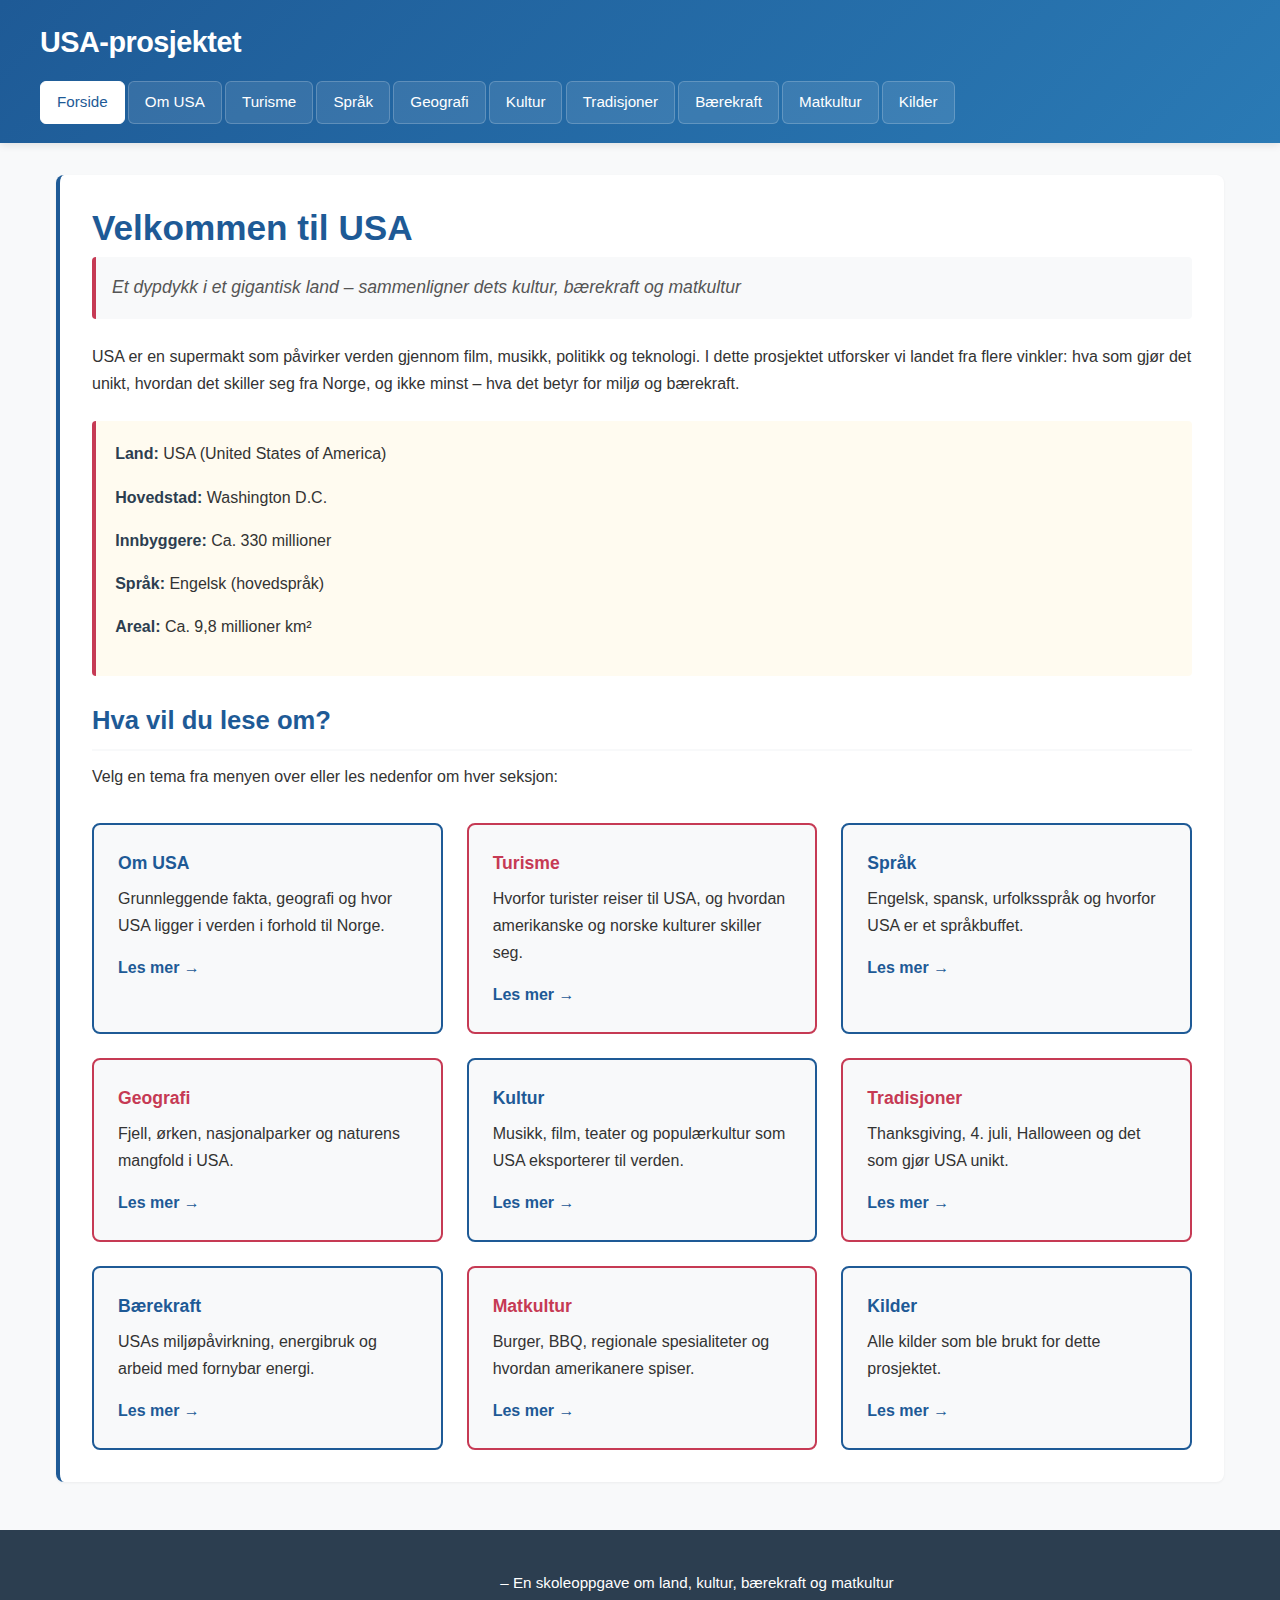
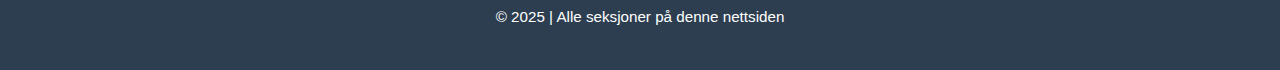
<file: index.html>
<!DOCTYPE html>
<html lang="no">
<head>
  <meta charset="UTF-8" />
  <meta name="viewport" content="width=device-width, initial-scale=1.0" />
  <title>USA-prosjektet | Forside</title>
  <link rel="stylesheet" href="styles.css" />
</head>
<body>
  <header>
    <div class="header-container">
      <div class="logo">USA-prosjektet</div>
      <nav>
        <a href="index.html" aria-current="page">Forside</a>
        <a href="om-usa.html">Om USA</a>
        <a href="turisme.html">Turisme</a>
        <a href="sprak.html">Språk</a>
        <a href="geografi.html">Geografi</a>
        <a href="kultur.html">Kultur</a>
        <a href="tradisjoner.html">Tradisjoner</a>
        <a href="baerekraft.html">Bærekraft</a>
        <a href="matkultur.html">Matkultur</a>
        <a href="kilder.html">Kilder</a>
      </nav>
    </div>
  </header>

  <main>
    <section>
      <h1>Velkommen til USA</h1>
      <p class="intro">Et dypdykk i et gigantisk land – sammenligner dets kultur, bærekraft og matkultur</p>

      <p>USA er en supermakt som påvirker verden gjennom film, musikk, politikk og teknologi. I dette prosjektet utforsker vi landet fra flere vinkler: hva som gjør det unikt, hvordan det skiller seg fra Norge, og ikke minst – hva det betyr for miljø og bærekraft.</p>

      <div class="highlight-box">
        <p><strong>Land:</strong> USA (United States of America)</p>
        <p><strong>Hovedstad:</strong> Washington D.C.</p>
        <p><strong>Innbyggere:</strong> Ca. 330 millioner</p>
        <p><strong>Språk:</strong> Engelsk (hovedspråk)</p>
        <p><strong>Areal:</strong> Ca. 9,8 millioner km²</p>
      </div>

      <h2>Hva vil du lese om?</h2>
      <p>Velg en tema fra menyen over eller les nedenfor om hver seksjon:</p>

      <div style="display: grid; grid-template-columns: repeat(auto-fit, minmax(280px, 1fr)); gap: 1.5rem; margin-top: 2rem;">
        <div style="background: var(--light-bg); padding: 1.5rem; border-radius: 8px; border: 2px solid var(--blue);">
          <h3 style="margin-top: 0; color: var(--blue);">Om USA</h3>
          <p>Grunnleggende fakta, geografi og hvor USA ligger i verden i forhold til Norge.</p>
          <a href="om-usa.html" style="font-weight: 600;">Les mer →</a>
        </div>

        <div style="background: var(--light-bg); padding: 1.5rem; border-radius: 8px; border: 2px solid var(--red);">
          <h3 style="margin-top: 0; color: var(--red);">Turisme</h3>
          <p>Hvorfor turister reiser til USA, og hvordan amerikanske og norske kulturer skiller seg.</p>
          <a href="turisme.html" style="font-weight: 600;">Les mer →</a>
        </div>

        <div style="background: var(--light-bg); padding: 1.5rem; border-radius: 8px; border: 2px solid var(--blue);">
          <h3 style="margin-top: 0; color: var(--blue);">Språk</h3>
          <p>Engelsk, spansk, urfolksspråk og hvorfor USA er et språkbuffet.</p>
          <a href="sprak.html" style="font-weight: 600;">Les mer →</a>
        </div>

        <div style="background: var(--light-bg); padding: 1.5rem; border-radius: 8px; border: 2px solid var(--red);">
          <h3 style="margin-top: 0; color: var(--red);">Geografi</h3>
          <p>Fjell, ørken, nasjonalparker og naturens mangfold i USA.</p>
          <a href="geografi.html" style="font-weight: 600;">Les mer →</a>
        </div>

        <div style="background: var(--light-bg); padding: 1.5rem; border-radius: 8px; border: 2px solid var(--blue);">
          <h3 style="margin-top: 0; color: var(--blue);">Kultur</h3>
          <p>Musikk, film, teater og populærkultur som USA eksporterer til verden.</p>
          <a href="kultur.html" style="font-weight: 600;">Les mer →</a>
        </div>

        <div style="background: var(--light-bg); padding: 1.5rem; border-radius: 8px; border: 2px solid var(--red);">
          <h3 style="margin-top: 0; color: var(--red);">Tradisjoner</h3>
          <p>Thanksgiving, 4. juli, Halloween og det som gjør USA unikt.</p>
          <a href="tradisjoner.html" style="font-weight: 600;">Les mer →</a>
        </div>

        <div style="background: var(--light-bg); padding: 1.5rem; border-radius: 8px; border: 2px solid var(--blue);">
          <h3 style="margin-top: 0; color: var(--blue);">Bærekraft</h3>
          <p>USAs miljøpåvirkning, energibruk og arbeid med fornybar energi.</p>
          <a href="baerekraft.html" style="font-weight: 600;">Les mer →</a>
        </div>

        <div style="background: var(--light-bg); padding: 1.5rem; border-radius: 8px; border: 2px solid var(--red);">
          <h3 style="margin-top: 0; color: var(--red);">Matkultur</h3>
          <p>Burger, BBQ, regionale spesialiteter og hvordan amerikanere spiser.</p>
          <a href="matkultur.html" style="font-weight: 600;">Les mer →</a>
        </div>

        <div style="background: var(--light-bg); padding: 1.5rem; border-radius: 8px; border: 2px solid var(--blue);">
          <h3 style="margin-top: 0; color: var(--blue);">Kilder</h3>
          <p>Alle kilder som ble brukt for dette prosjektet.</p>
          <a href="kilder.html" style="font-weight: 600;">Les mer →</a>
        </div>
      </div>
    </section>
  </main>

  <footer>
    <p><strong>USA-prosjektet</strong> – En skoleoppgave om land, kultur, bærekraft og matkultur</p>
    <p>© 2025 | Alle seksjoner på denne nettsiden</p>
  </footer>
</body>
</html>
</file>
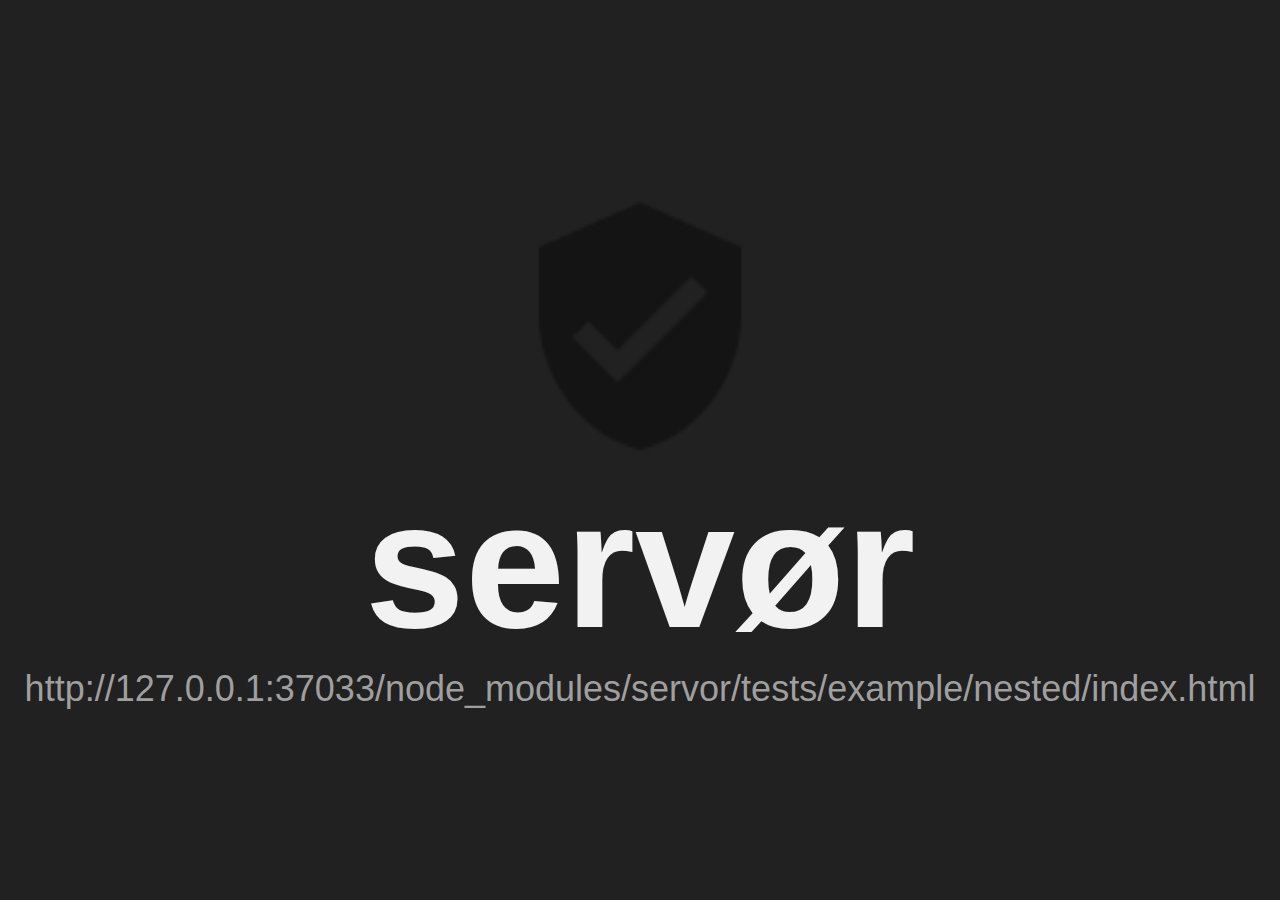
<file: node_modules/servor/tests/example/nested/index.html>
<!DOCTYPE html>
<html lang="en">
  <head>
    <meta charset="utf-8" />
    <title>SERVOR_TEST_NESTED_INDEX</title>
    <link rel="stylesheet" href="./assets/index.css" />
    <meta name="viewport" content="width=device-width, initial-scale=1.0" />
    <meta name="description" content="An example web app" />
    <script defer src="./assets/index.js"></script>
  </head>
  <body>
    <img src="./assets/exists.png" alt="File that exists" />
    <h1>servør</h1>
    <h2></h2>
  </body>
</html>
</file>
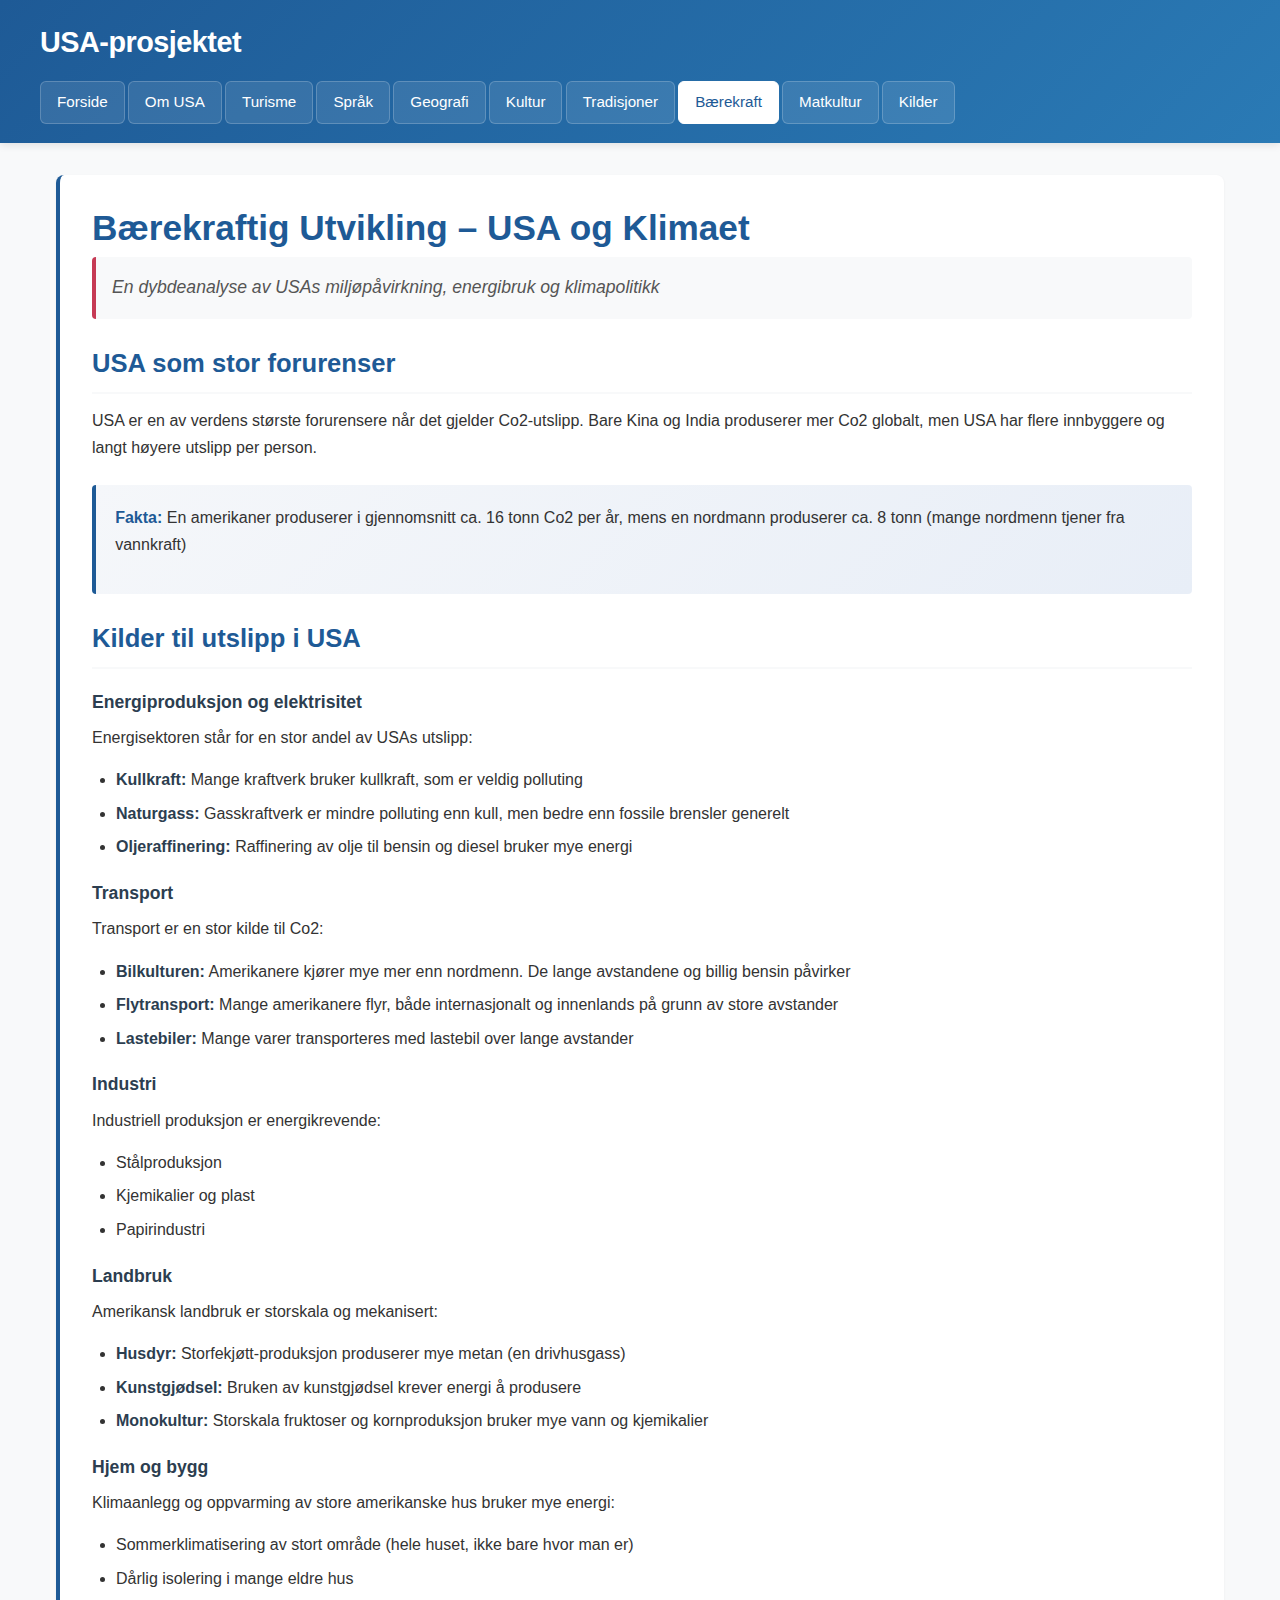
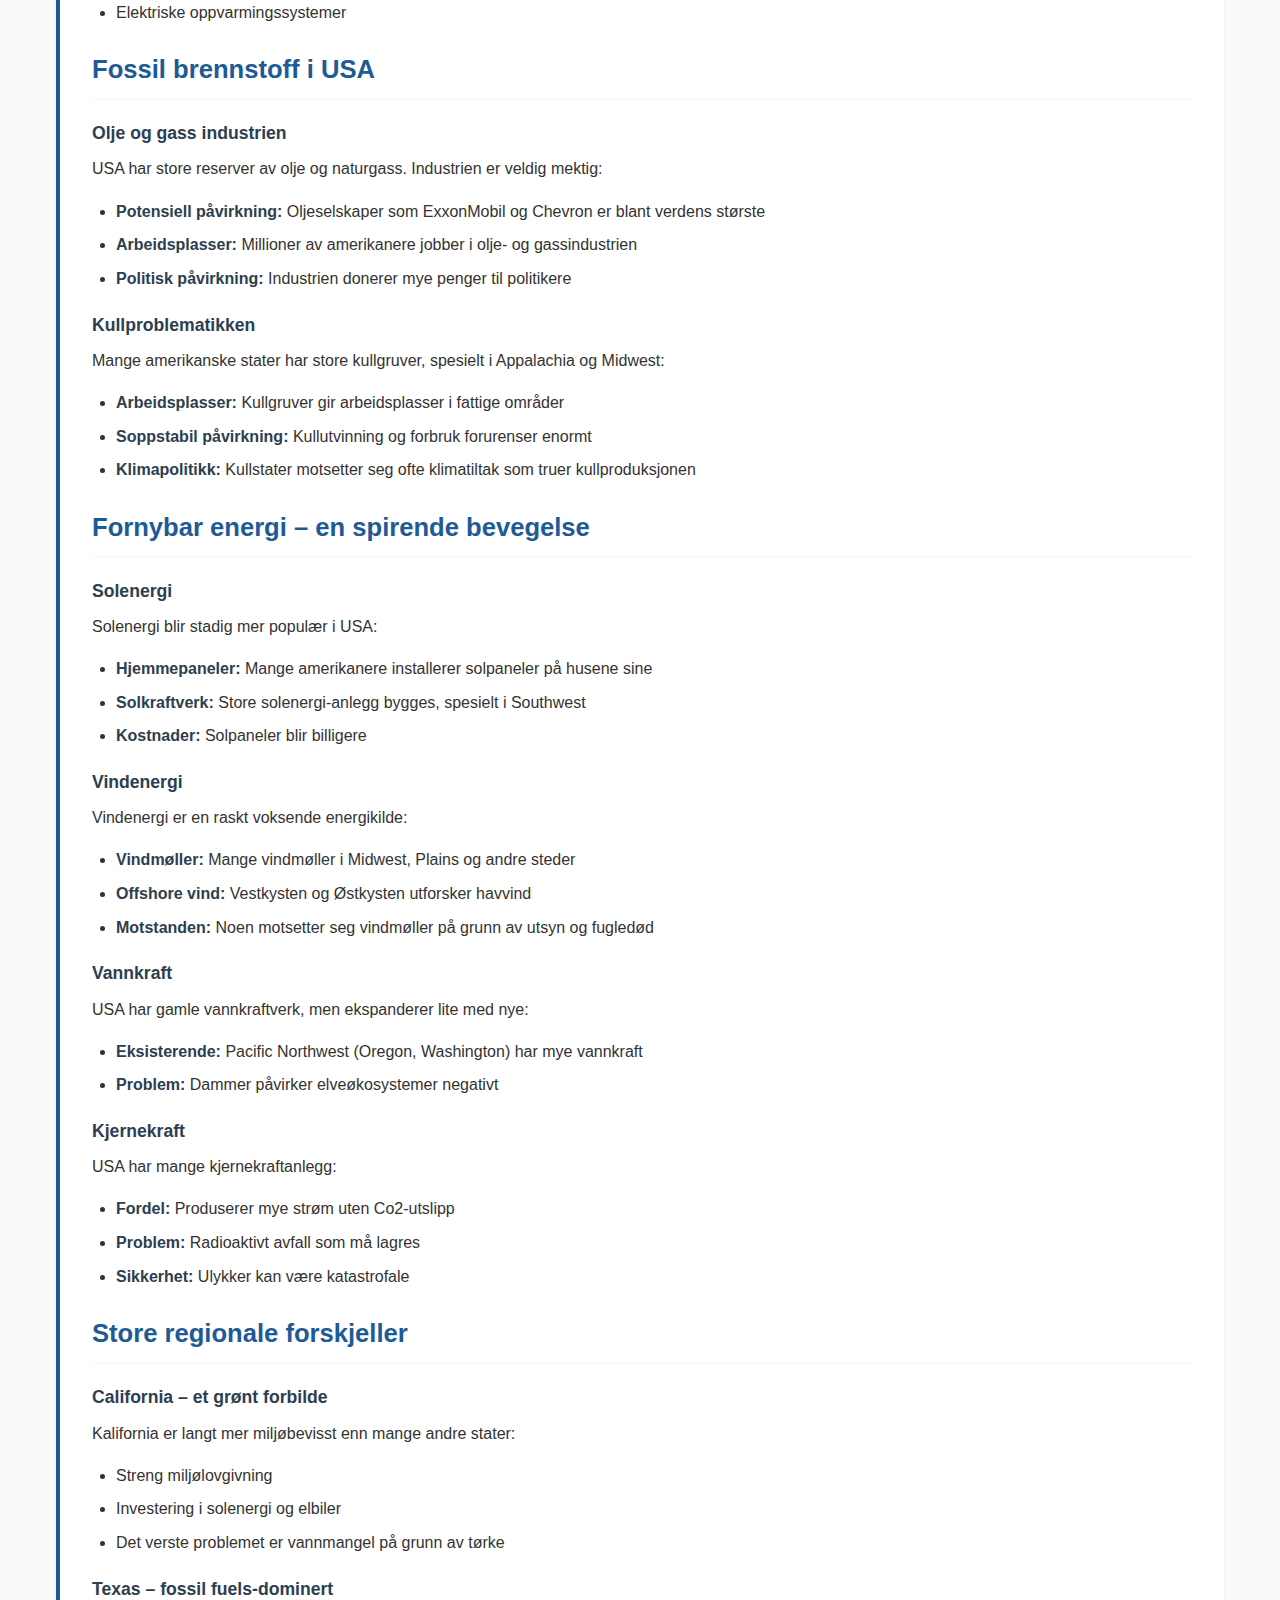
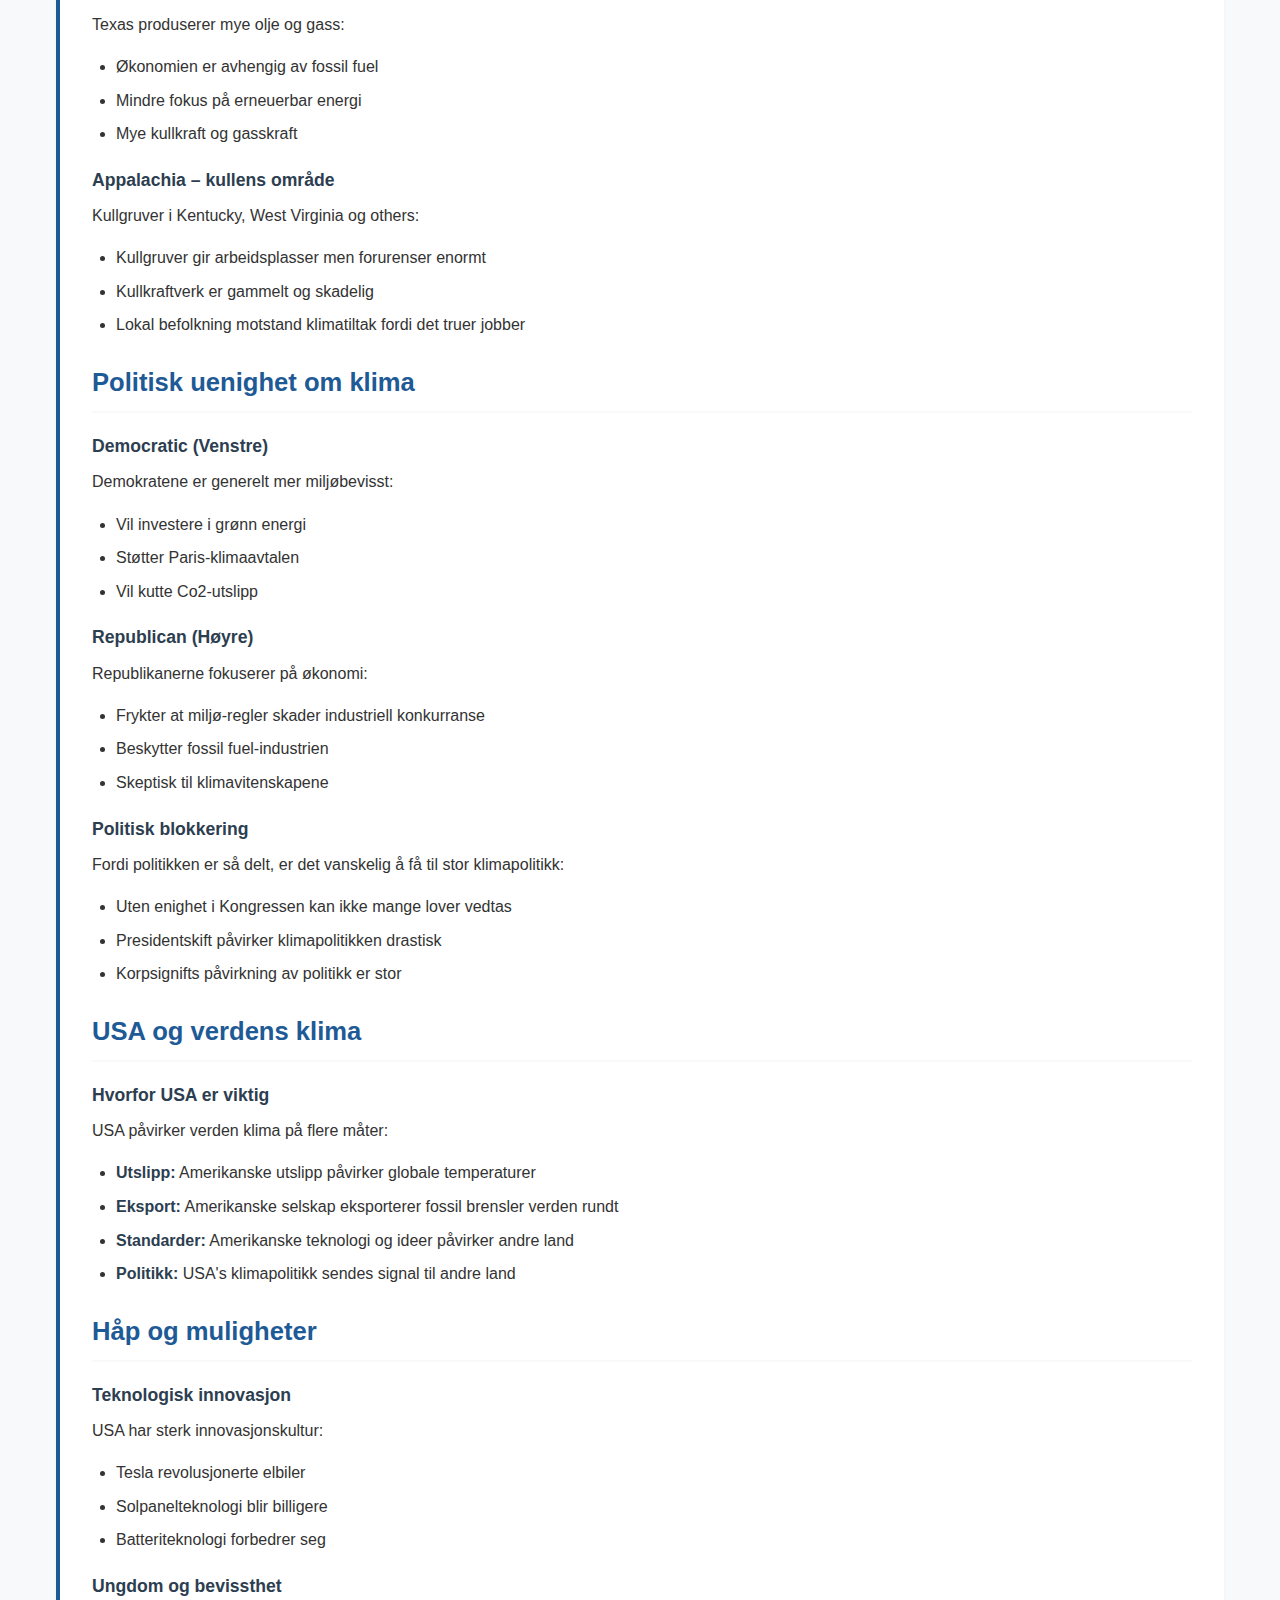
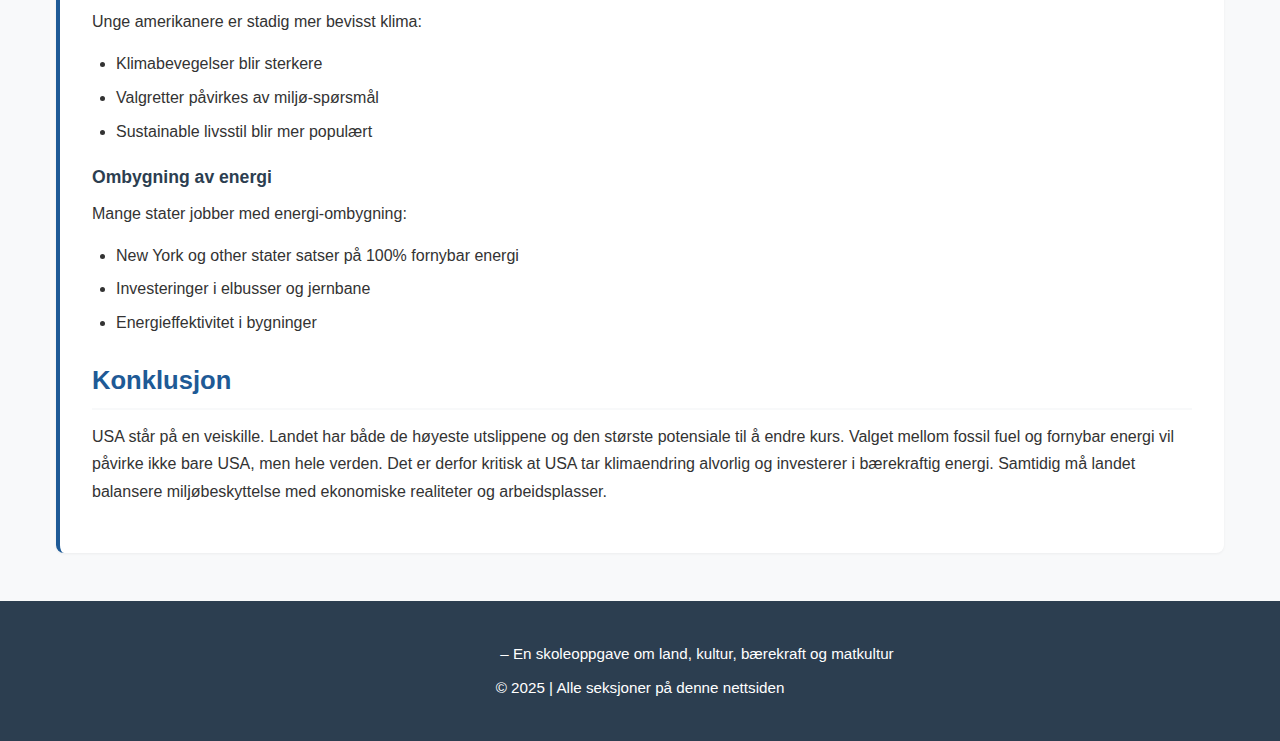
<file: baerekraft.html>
<!DOCTYPE html>
<html lang="no">
<head>
  <meta charset="UTF-8" />
  <meta name="viewport" content="width=device-width, initial-scale=1.0" />
  <title>USA-prosjektet | Bærekraft</title>
  <link rel="stylesheet" href="styles.css" />
</head>
<body>
  <header>
    <div class="header-container">
      <div class="logo">USA-prosjektet</div>
      <nav>
        <a href="index.html">Forside</a>
        <a href="om-usa.html">Om USA</a>
        <a href="turisme.html">Turisme</a>
        <a href="sprak.html">Språk</a>
        <a href="geografi.html">Geografi</a>
        <a href="kultur.html">Kultur</a>
        <a href="tradisjoner.html">Tradisjoner</a>
        <a href="baerekraft.html" aria-current="page">Bærekraft</a>
        <a href="matkultur.html">Matkultur</a>
        <a href="kilder.html">Kilder</a>
      </nav>
    </div>
  </header>

  <main>
    <section>
      <h1>Bærekraftig Utvikling – USA og Klimaet</h1>
      <p class="intro">En dybdeanalyse av USAs miljøpåvirkning, energibruk og klimapolitikk</p>

      <h2>USA som stor forurenser</h2>
      <p>USA er en av verdens største forurensere når det gjelder Co2-utslipp. Bare Kina og India produserer mer Co2 globalt, men USA har flere innbyggere og langt høyere utslipp per person.</p>

      <div class="fact-box">
        <p><strong>Fakta:</strong> En amerikaner produserer i gjennomsnitt ca. 16 tonn Co2 per år, mens en nordmann produserer ca. 8 tonn (mange nordmenn tjener fra vannkraft)</p>
      </div>

      <h2>Kilder til utslipp i USA</h2>

      <h3>Energiproduksjon og elektrisitet</h3>
      <p>Energisektoren står for en stor andel av USAs utslipp:</p>
      <ul>
        <li><strong>Kullkraft:</strong> Mange kraftverk bruker kullkraft, som er veldig polluting</li>
        <li><strong>Naturgass:</strong> Gasskraftverk er mindre polluting enn kull, men bedre enn fossile brensler generelt</li>
        <li><strong>Oljeraffinering:</strong> Raffinering av olje til bensin og diesel bruker mye energi</li>
      </ul>

      <h3>Transport</h3>
      <p>Transport er en stor kilde til Co2:</p>
      <ul>
        <li><strong>Bilkulturen:</strong> Amerikanere kjører mye mer enn nordmenn. De lange avstandene og billig bensin påvirker</li>
        <li><strong>Flytransport:</strong> Mange amerikanere flyr, både internasjonalt og innenlands på grunn av store avstander</li>
        <li><strong>Lastebiler:</strong> Mange varer transporteres med lastebil over lange avstander</li>
      </ul>

      <h3>Industri</h3>
      <p>Industriell produksjon er energikrevende:</p>
      <ul>
        <li>Stålproduksjon</li>
        <li>Kjemikalier og plast</li>
        <li>Papirindustri</li>
      </ul>

      <h3>Landbruk</h3>
      <p>Amerikansk landbruk er storskala og mekanisert:</p>
      <ul>
        <li><strong>Husdyr:</strong> Storfekjøtt-produksjon produserer mye metan (en drivhusgass)</li>
        <li><strong>Kunstgjødsel:</strong> Bruken av kunstgjødsel krever energi å produsere</li>
        <li><strong>Monokultur:</strong> Storskala fruktoser og kornproduksjon bruker mye vann og kjemikalier</li>
      </ul>

      <h3>Hjem og bygg</h3>
      <p>Klimaanlegg og oppvarming av store amerikanske hus bruker mye energi:</p>
      <ul>
        <li>Sommerklimatisering av stort område (hele huset, ikke bare hvor man er)</li>
        <li>Dårlig isolering i mange eldre hus</li>
        <li>Elektriske oppvarmingssystemer</li>
      </ul>

      <h2>Fossil brennstoff i USA</h2>

      <h3>Olje og gass industrien</h3>
      <p>USA har store reserver av olje og naturgass. Industrien er veldig mektig:</p>
      <ul>
        <li><strong>Potensiell påvirkning:</strong> Oljeselskaper som ExxonMobil og Chevron er blant verdens største</li>
        <li><strong>Arbeidsplasser:</strong> Millioner av amerikanere jobber i olje- og gassindustrien</li>
        <li><strong>Politisk påvirkning:</strong> Industrien donerer mye penger til politikere</li>
      </ul>

      <h3>Kullproblematikken</h3>
      <p>Mange amerikanske stater har store kullgruver, spesielt i Appalachia og Midwest:</p>
      <ul>
        <li><strong>Arbeidsplasser:</strong> Kullgruver gir arbeidsplasser i fattige områder</li>
        <li><strong>Soppstabil påvirkning:</strong> Kullutvinning og forbruk forurenser enormt</li>
        <li><strong>Klimapolitikk:</strong> Kullstater motsetter seg ofte klimatiltak som truer kullproduksjonen</li>
      </ul>

      <h2>Fornybar energi – en spirende bevegelse</h2>

      <h3>Solenergi</h3>
      <p>Solenergi blir stadig mer populær i USA:</p>
      <ul>
        <li><strong>Hjemmepaneler:</strong> Mange amerikanere installerer solpaneler på husene sine</li>
        <li><strong>Solkraftverk:</strong> Store solenergi-anlegg bygges, spesielt i Southwest</li>
        <li><strong>Kostnader:</strong> Solpaneler blir billigere</li>
      </ul>

      <h3>Vindenergi</h3>
      <p>Vindenergi er en raskt voksende energikilde:</p>
      <ul>
        <li><strong>Vindmøller:</strong> Mange vindmøller i Midwest, Plains og andre steder</li>
        <li><strong>Offshore vind:</strong> Vestkysten og Østkysten utforsker havvind</li>
        <li><strong>Motstanden:</strong> Noen motsetter seg vindmøller på grunn av utsyn og fugledød</li>
      </ul>

      <h3>Vannkraft</h3>
      <p>USA har gamle vannkraftverk, men ekspanderer lite med nye:</p>
      <ul>
        <li><strong>Eksisterende:</strong> Pacific Northwest (Oregon, Washington) har mye vannkraft</li>
        <li><strong>Problem:</strong> Dammer påvirker elveøkosystemer negativt</li>
      </ul>

      <h3>Kjernekraft</h3>
      <p>USA har mange kjernekraftanlegg:</p>
      <ul>
        <li><strong>Fordel:</strong> Produserer mye strøm uten Co2-utslipp</li>
        <li><strong>Problem:</strong> Radioaktivt avfall som må lagres</li>
        <li><strong>Sikkerhet:</strong> Ulykker kan være katastrofale</li>
      </ul>

      <h2>Store regionale forskjeller</h2>

      <h3>California – et grønt forbilde</h3>
      <p>Kalifornia er langt mer miljøbevisst enn mange andre stater:</p>
      <ul>
        <li>Streng miljølovgivning</li>
        <li>Investering i solenergi og elbiler</li>
        <li>Det verste problemet er vannmangel på grunn av tørke</li>
      </ul>

      <h3>Texas – fossil fuels-dominert</h3>
      <p>Texas produserer mye olje og gass:</p>
      <ul>
        <li>Økonomien er avhengig av fossil fuel</li>
        <li>Mindre fokus på erneuerbar energi</li>
        <li>Mye kullkraft og gasskraft</li>
      </ul>

      <h3>Appalachia – kullens område</h3>
      <p>Kullgruver i Kentucky, West Virginia og others:</p>
      <ul>
        <li>Kullgruver gir arbeidsplasser men forurenser enormt</li>
        <li>Kullkraftverk er gammelt og skadelig</li>
        <li>Lokal befolkning motstand klimatiltak fordi det truer jobber</li>
      </ul>

      <h2>Politisk uenighet om klima</h2>

      <h3>Democratic (Venstre)</h3>
      <p>Demokratene er generelt mer miljøbevisst:</p>
      <ul>
        <li>Vil investere i grønn energi</li>
        <li>Støtter Paris-klimaavtalen</li>
        <li>Vil kutte Co2-utslipp</li>
      </ul>

      <h3>Republican (Høyre)</h3>
      <p>Republikanerne fokuserer på økonomi:</p>
      <ul>
        <li>Frykter at miljø-regler skader industriell konkurranse</li>
        <li>Beskytter fossil fuel-industrien</li>
        <li>Skeptisk til klimavitenskapene</li>
      </ul>

      <h3>Politisk blokkering</h3>
      <p>Fordi politikken er så delt, er det vanskelig å få til stor klimapolitikk:</p>
      <ul>
        <li>Uten enighet i Kongressen kan ikke mange lover vedtas</li>
        <li>Presidentskift påvirker klimapolitikken drastisk</li>
        <li>Korpsignifts påvirkning av politikk er stor</li>
      </ul>

      <h2>USA og verdens klima</h2>

      <h3>Hvorfor USA er viktig</h3>
      <p>USA påvirker verden klima på flere måter:</p>

      <ul>
        <li><strong>Utslipp:</strong> Amerikanske utslipp påvirker globale temperaturer</li>
        <li><strong>Eksport:</strong> Amerikanske selskap eksporterer fossil brensler verden rundt</li>
        <li><strong>Standarder:</strong> Amerikanske teknologi og ideer påvirker andre land</li>
        <li><strong>Politikk:</strong> USA's klimapolitikk sendes signal til andre land</li>
      </ul>

      <h2>Håp og muligheter</h2>

      <h3>Teknologisk innovasjon</h3>
      <p>USA har sterk innovasjonskultur:</p>
      <ul>
        <li>Tesla revolusjonerte elbiler</li>
        <li>Solpanelteknologi blir billigere</li>
        <li>Batteriteknologi forbedrer seg</li>
      </ul>

      <h3>Ungdom og bevissthet</h3>
      <p>Unge amerikanere er stadig mer bevisst klima:</p>
      <ul>
        <li>Klimabevegelser blir sterkere</li>
        <li>Valgretter påvirkes av miljø-spørsmål</li>
        <li>Sustainable livsstil blir mer populært</li>
      </ul>

      <h3>Ombygning av energi</h3>
      <p>Mange stater jobber med energi-ombygning:</p>
      <ul>
        <li>New York og other stater satser på 100% fornybar energi</li>
        <li>Investeringer i elbusser og jernbane</li>
        <li>Energieffektivitet i bygninger</li>
      </ul>

      <h2>Konklusjon</h2>
      <p>USA står på en veiskille. Landet har både de høyeste utslippene og den største potensiale til å endre kurs. Valget mellom fossil fuel og fornybar energi vil påvirke ikke bare USA, men hele verden. Det er derfor kritisk at USA tar klimaendring alvorlig og investerer i bærekraftig energi. Samtidig må landet balansere miljøbeskyttelse med ekonomiske realiteter og arbeidsplasser.</p>
    </section>
  </main>

  <footer>
    <p><strong>USA-prosjektet</strong> – En skoleoppgave om land, kultur, bærekraft og matkultur</p>
    <p>© 2025 | Alle seksjoner på denne nettsiden</p>
  </footer>
</body>
</html>
</file>
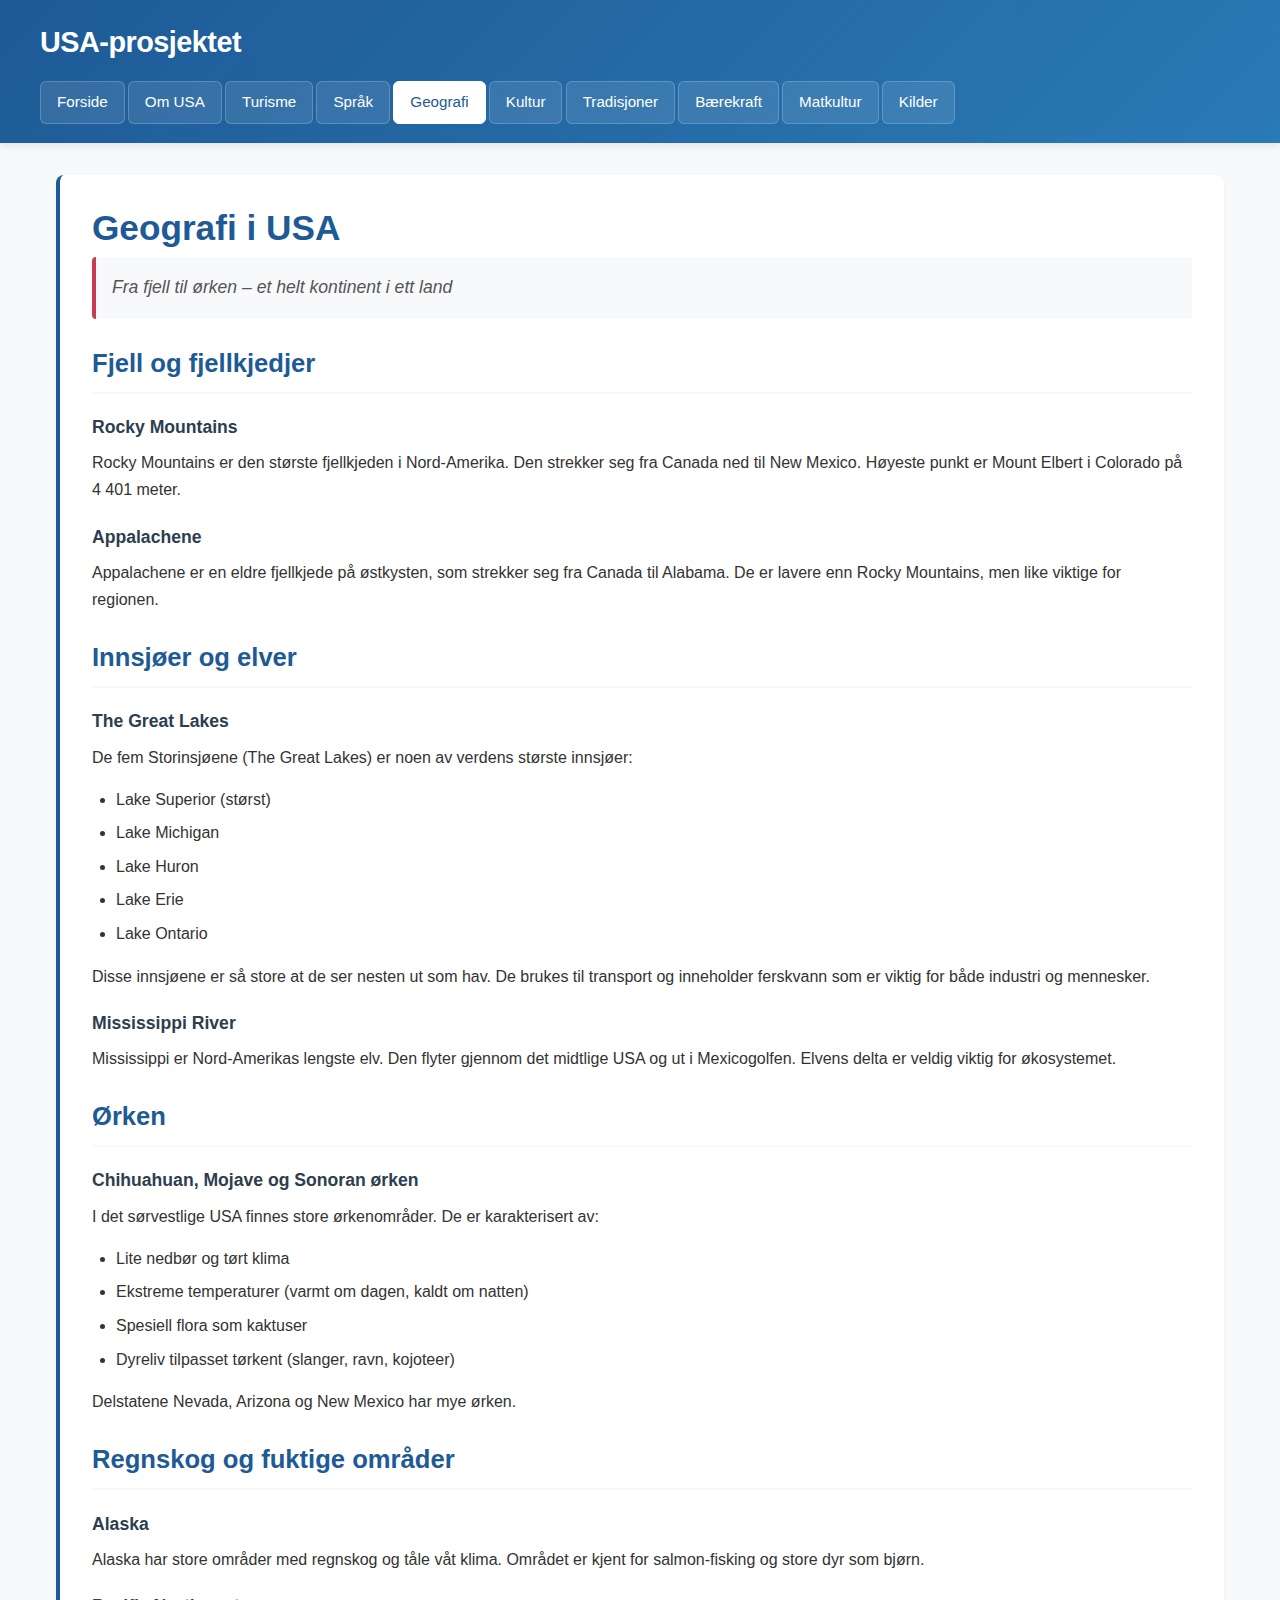
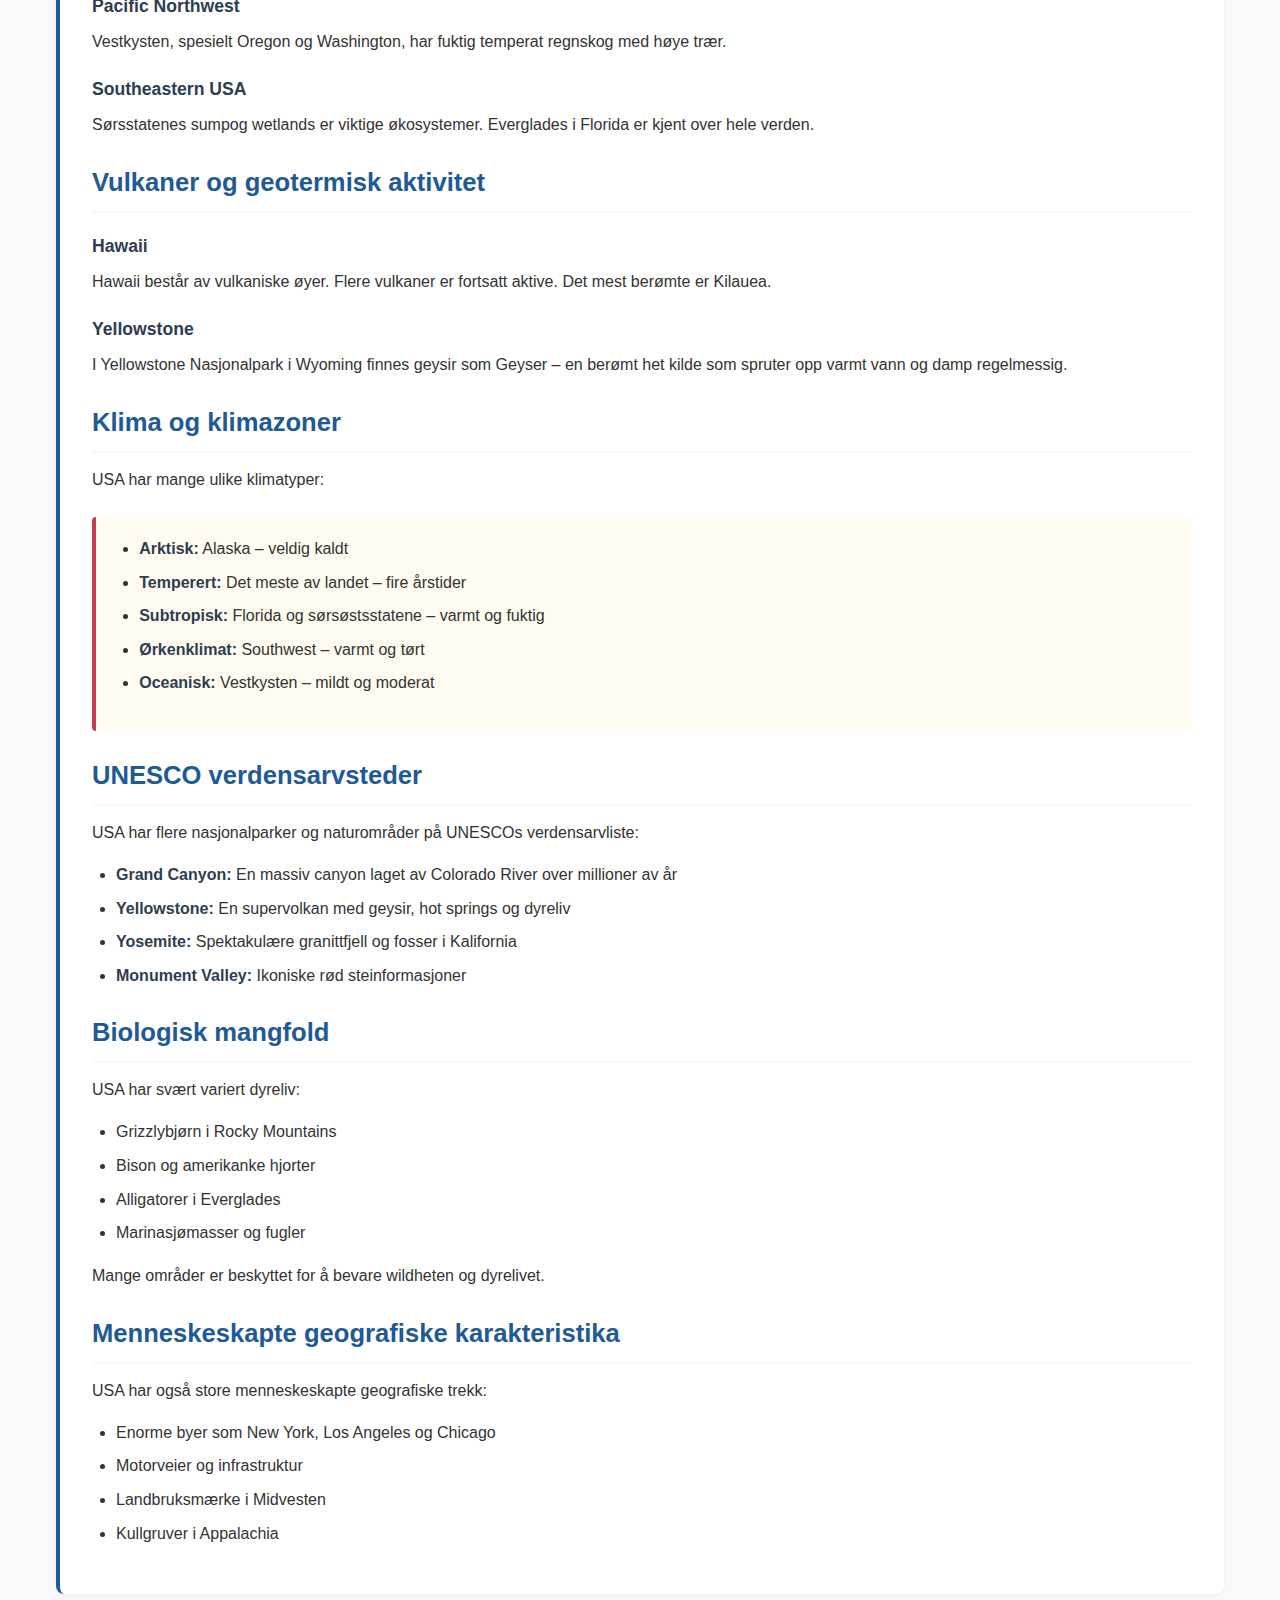
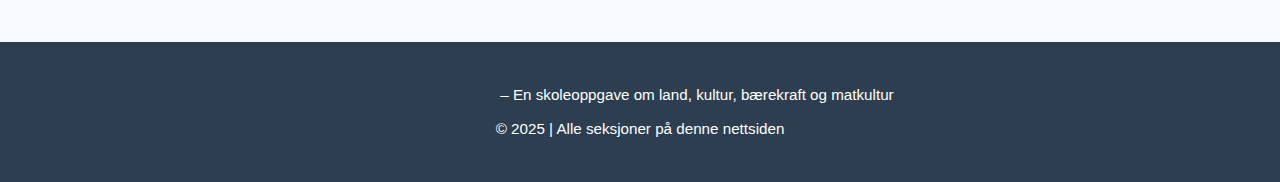
<file: geografi.html>
<!DOCTYPE html>
<html lang="no">
<head>
  <meta charset="UTF-8" />
  <meta name="viewport" content="width=device-width, initial-scale=1.0" />
  <title>USA-prosjektet | Geografi</title>
  <link rel="stylesheet" href="styles.css" />
</head>
<body>
  <header>
    <div class="header-container">
      <div class="logo">USA-prosjektet</div>
      <nav>
        <a href="index.html">Forside</a>
        <a href="om-usa.html">Om USA</a>
        <a href="turisme.html">Turisme</a>
        <a href="sprak.html">Språk</a>
        <a href="geografi.html" aria-current="page">Geografi</a>
        <a href="kultur.html">Kultur</a>
        <a href="tradisjoner.html">Tradisjoner</a>
        <a href="baerekraft.html">Bærekraft</a>
        <a href="matkultur.html">Matkultur</a>
        <a href="kilder.html">Kilder</a>
      </nav>
    </div>
  </header>

  <main>
    <section>
      <h1>Geografi i USA</h1>
      <p class="intro">Fra fjell til ørken – et helt kontinent i ett land</p>

      <h2>Fjell og fjellkjedjer</h2>

      <h3>Rocky Mountains</h3>
      <p>Rocky Mountains er den største fjellkjeden i Nord-Amerika. Den strekker seg fra Canada ned til New Mexico. Høyeste punkt er Mount Elbert i Colorado på 4 401 meter.</p>

      <h3>Appalachene</h3>
      <p>Appalachene er en eldre fjellkjede på østkysten, som strekker seg fra Canada til Alabama. De er lavere enn Rocky Mountains, men like viktige for regionen.</p>

      <h2>Innsjøer og elver</h2>

      <h3>The Great Lakes</h3>
      <p>De fem Storinsjøene (The Great Lakes) er noen av verdens største innsjøer:</p>
      <ul>
        <li>Lake Superior (størst)</li>
        <li>Lake Michigan</li>
        <li>Lake Huron</li>
        <li>Lake Erie</li>
        <li>Lake Ontario</li>
      </ul>

      <p>Disse innsjøene er så store at de ser nesten ut som hav. De brukes til transport og inneholder ferskvann som er viktig for både industri og mennesker.</p>

      <h3>Mississippi River</h3>
      <p>Mississippi er Nord-Amerikas lengste elv. Den flyter gjennom det midtlige USA og ut i Mexicogolfen. Elvens delta er veldig viktig for økosystemet.</p>

      <h2>Ørken</h2>

      <h3>Chihuahuan, Mojave og Sonoran ørken</h3>
      <p>I det sørvestlige USA finnes store ørkenområder. De er karakterisert av:</p>
      <ul>
        <li>Lite nedbør og tørt klima</li>
        <li>Ekstreme temperaturer (varmt om dagen, kaldt om natten)</li>
        <li>Spesiell flora som kaktuser</li>
        <li>Dyreliv tilpasset tørkent (slanger, ravn, kojoteer)</li>
      </ul>

      <p>Delstatene Nevada, Arizona og New Mexico har mye ørken.</p>

      <h2>Regnskog og fuktige områder</h2>

      <h3>Alaska</h3>
      <p>Alaska har store områder med regnskog og tåle våt klima. Området er kjent for salmon-fisking og store dyr som bjørn.</p>

      <h3>Pacific Northwest</h3>
      <p>Vestkysten, spesielt Oregon og Washington, har fuktig temperat regnskog med høye trær.</p>

      <h3>Southeastern USA</h3>
      <p>Sørsstatenes sumpog wetlands er viktige økosystemer. Everglades i Florida er kjent over hele verden.</p>

      <h2>Vulkaner og geotermisk aktivitet</h2>

      <h3>Hawaii</h3>
      <p>Hawaii består av vulkaniske øyer. Flere vulkaner er fortsatt aktive. Det mest berømte er Kilauea.</p>

      <h3>Yellowstone</h3>
      <p>I Yellowstone Nasjonalpark i Wyoming finnes geysir som Geyser – en berømt het kilde som spruter opp varmt vann og damp regelmessig.</p>

      <h2>Klima og klimazoner</h2>
      <p>USA har mange ulike klimatyper:</p>

      <div class="highlight-box">
        <ul>
          <li><strong>Arktisk:</strong> Alaska – veldig kaldt</li>
          <li><strong>Temperert:</strong> Det meste av landet – fire årstider</li>
          <li><strong>Subtropisk:</strong> Florida og sørsøstsstatene – varmt og fuktig</li>
          <li><strong>Ørkenklimat:</strong> Southwest – varmt og tørt</li>
          <li><strong>Oceanisk:</strong> Vestkysten – mildt og moderat</li>
        </ul>
      </div>

      <h2>UNESCO verdensarvsteder</h2>
      <p>USA har flere nasjonalparker og naturområder på UNESCOs verdensarvliste:</p>

      <ul>
        <li><strong>Grand Canyon:</strong> En massiv canyon laget av Colorado River over millioner av år</li>
        <li><strong>Yellowstone:</strong> En supervolkan med geysir, hot springs og dyreliv</li>
        <li><strong>Yosemite:</strong> Spektakulære granittfjell og fosser i Kalifornia</li>
        <li><strong>Monument Valley:</strong> Ikoniske rød steinformasjoner</li>
      </ul>

      <h2>Biologisk mangfold</h2>
      <p>USA har svært variert dyreliv:</p>

      <ul>
        <li>Grizzlybjørn i Rocky Mountains</li>
        <li>Bison og amerikanke hjorter</li>
        <li>Alligatorer i Everglades</li>
        <li>Marinasjømasser og fugler</li>
      </ul>

      <p>Mange områder er beskyttet for å bevare wildheten og dyrelivet.</p>

      <h2>Menneskeskapte geografiske karakteristika</h2>
      <p>USA har også store menneskeskapte geografiske trekk:</p>

      <ul>
        <li>Enorme byer som New York, Los Angeles og Chicago</li>
        <li>Motorveier og infrastruktur</li>
        <li>Landbruksmærke i Midvesten</li>
        <li>Kullgruver i Appalachia</li>
      </ul>
    </section>
  </main>

  <footer>
    <p><strong>USA-prosjektet</strong> – En skoleoppgave om land, kultur, bærekraft og matkultur</p>
    <p>© 2025 | Alle seksjoner på denne nettsiden</p>
  </footer>
</body>
</html>
</file>
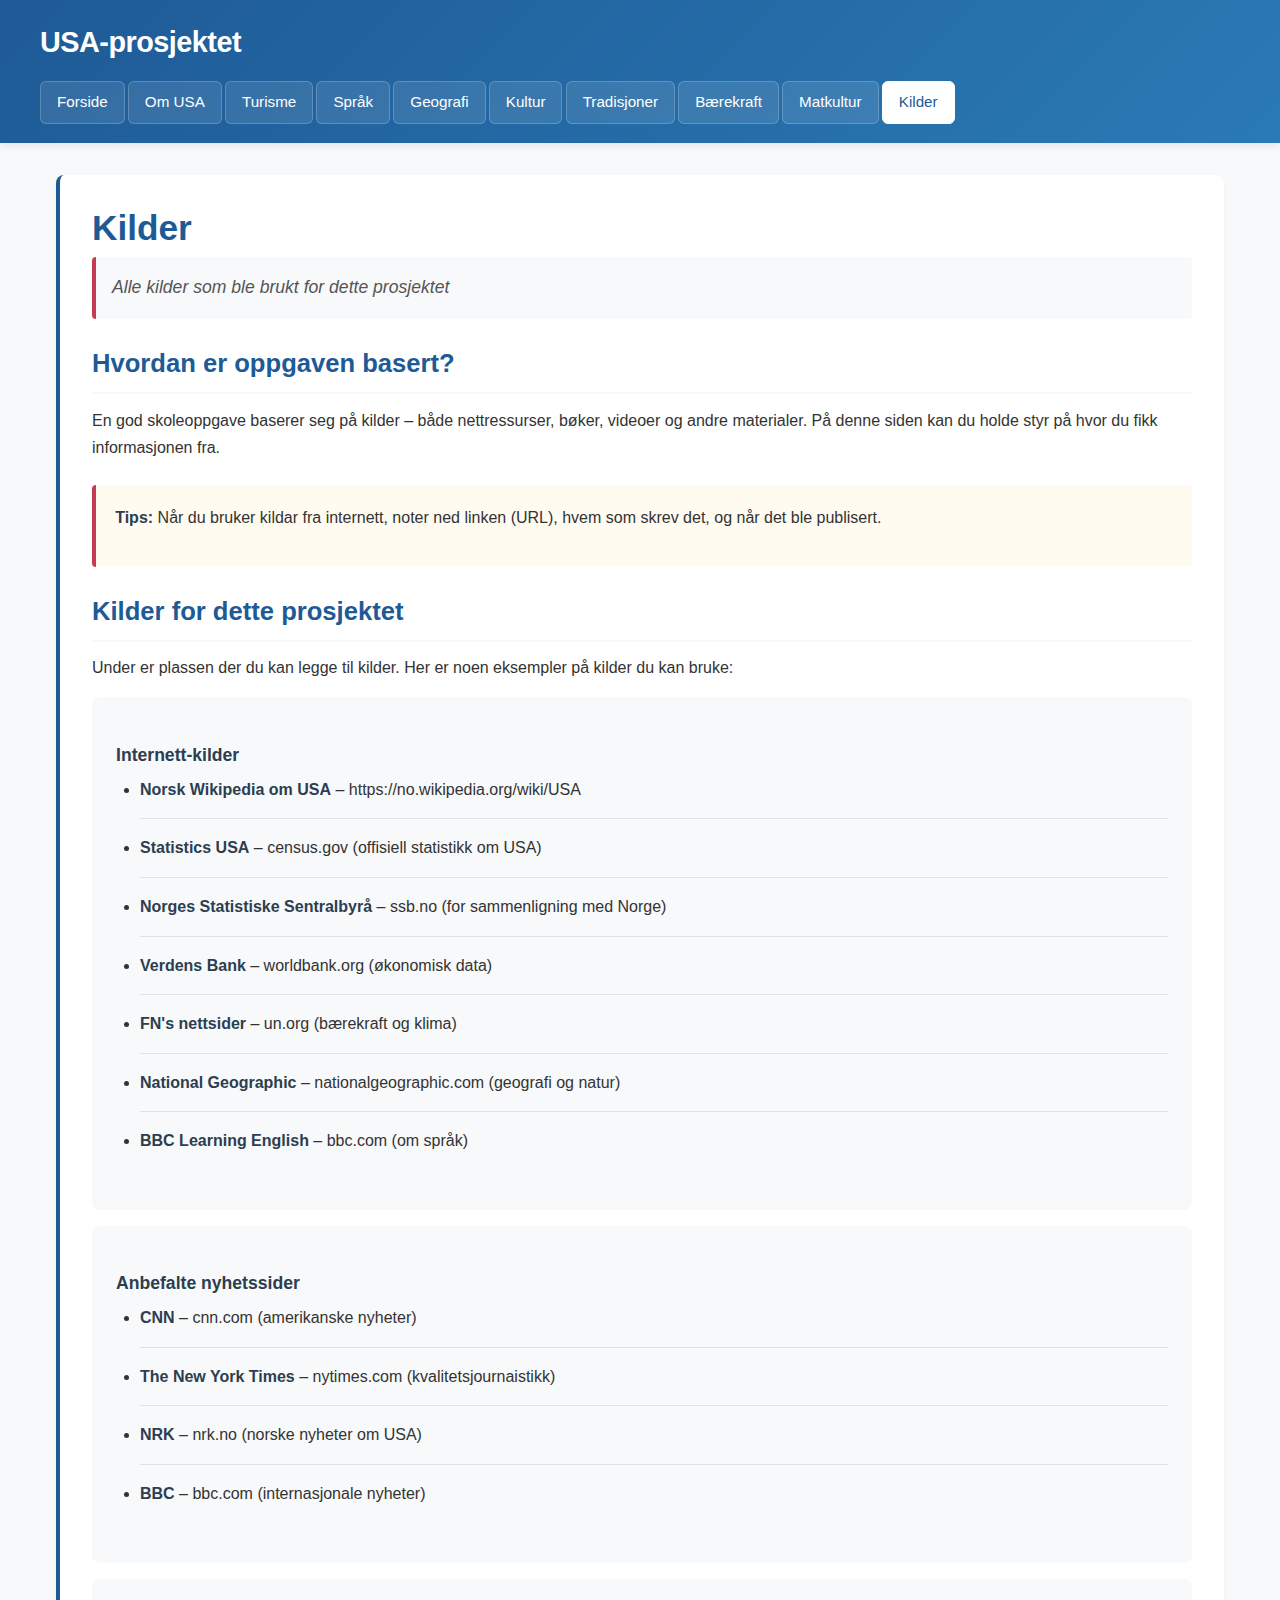
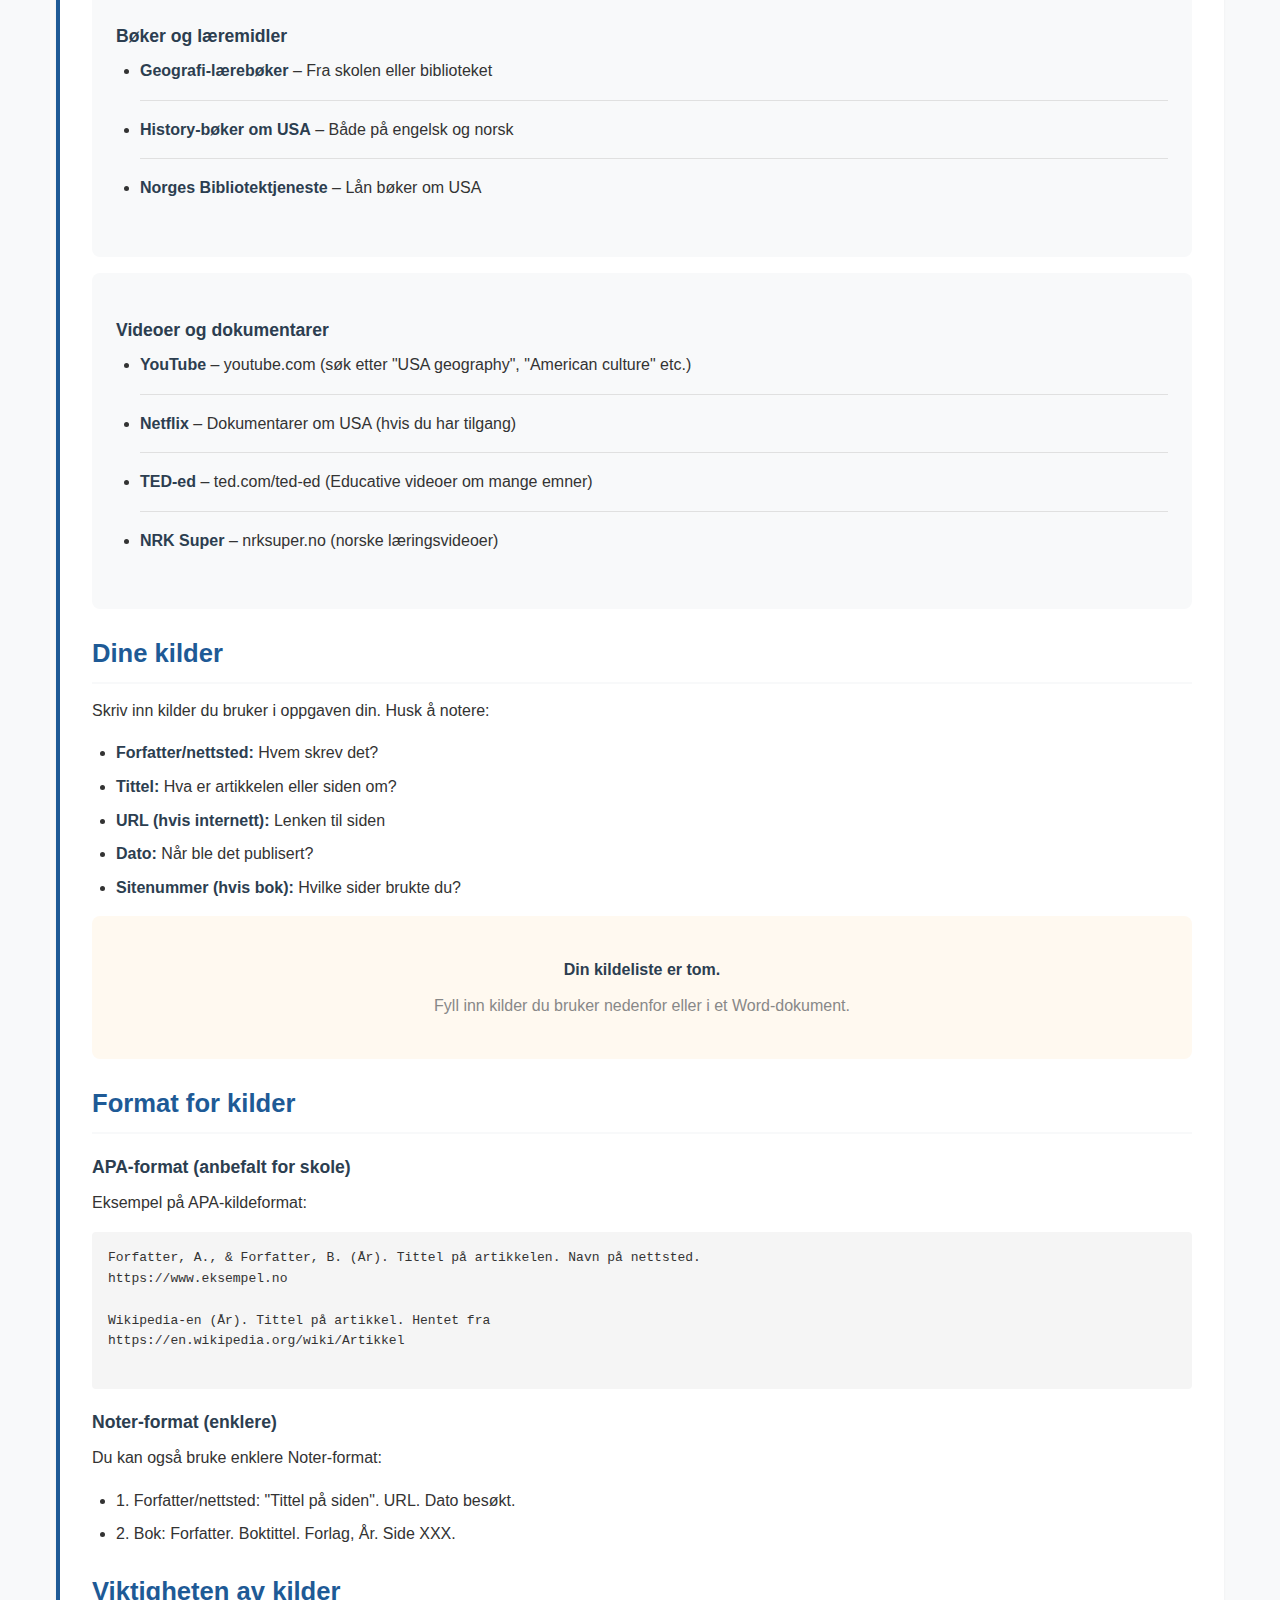
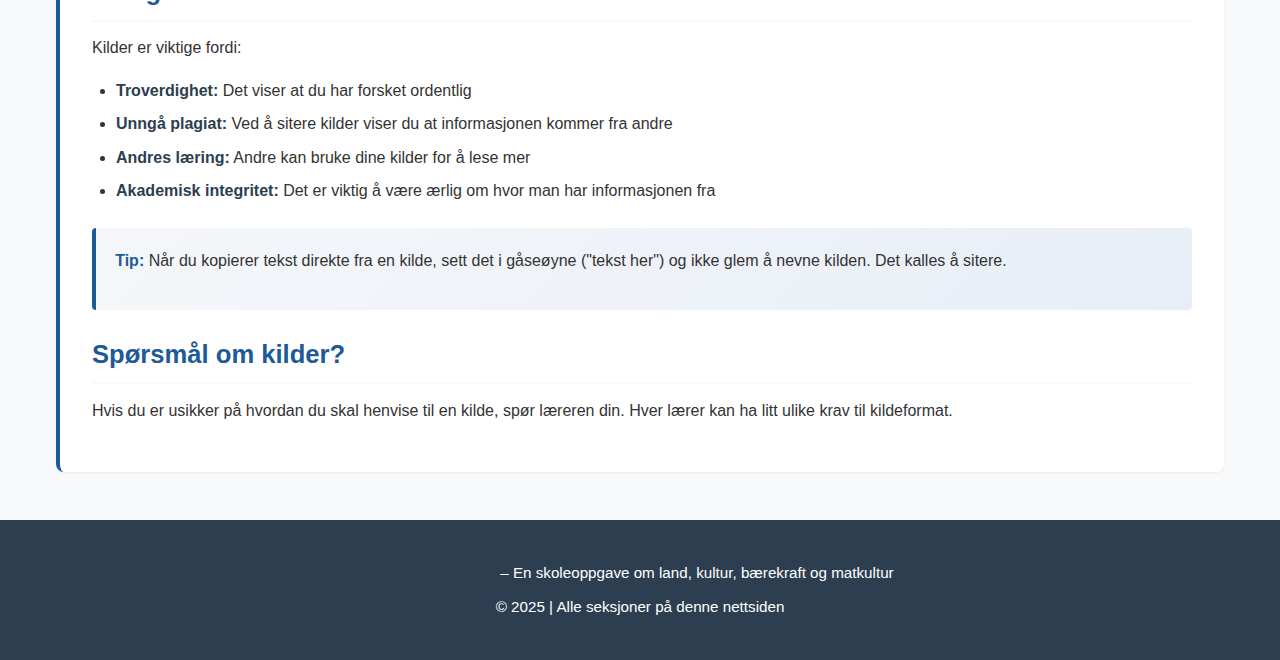
<file: kilder.html>
<!DOCTYPE html>
<html lang="no">
<head>
  <meta charset="UTF-8" />
  <meta name="viewport" content="width=device-width, initial-scale=1.0" />
  <title>USA-prosjektet | Kilder</title>
  <link rel="stylesheet" href="styles.css" />
  <style>
    .source-list {
      background: var(--light-bg);
      padding: 1.5rem;
      border-radius: 8px;
      margin: 1rem 0;
    }

    .source-list li {
      margin-bottom: 1rem;
      padding-bottom: 1rem;
      border-bottom: 1px solid var(--border);
    }

    .source-list li:last-child {
      border-bottom: none;
    }

    .empty-state {
      text-align: center;
      padding: 2rem;
      background: #fff9f0;
      border-radius: 8px;
      margin: 1rem 0;
    }

    .empty-state p {
      color: #888;
      margin: 0.5rem 0;
    }
  </style>
</head>
<body>
  <header>
    <div class="header-container">
      <div class="logo">USA-prosjektet</div>
      <nav>
        <a href="index.html">Forside</a>
        <a href="om-usa.html">Om USA</a>
        <a href="turisme.html">Turisme</a>
        <a href="sprak.html">Språk</a>
        <a href="geografi.html">Geografi</a>
        <a href="kultur.html">Kultur</a>
        <a href="tradisjoner.html">Tradisjoner</a>
        <a href="baerekraft.html">Bærekraft</a>
        <a href="matkultur.html">Matkultur</a>
        <a href="kilder.html" aria-current="page">Kilder</a>
      </nav>
    </div>
  </header>

  <main>
    <section>
      <h1>Kilder</h1>
      <p class="intro">Alle kilder som ble brukt for dette prosjektet</p>

      <h2>Hvordan er oppgaven basert?</h2>
      <p>
        En god skoleoppgave baserer seg på kilder – både nettressurser, bøker, videoer og andre materialer.
        På denne siden kan du holde styr på hvor du fikk informasjonen fra.
      </p>

      <div class="highlight-box">
        <p><strong>Tips:</strong> Når du bruker kildar fra internett, noter ned linken (URL), hvem som skrev det, og når det ble publisert.</p>
      </div>

      <h2>Kilder for dette prosjektet</h2>

      <p>Under er plassen der du kan legge til kilder. Her er noen eksempler på kilder du kan bruke:</p>

      <div class="source-list">
        <h3>Internett-kilder</h3>
        <ul>
          <li><strong>Norsk Wikipedia om USA</strong> – https://no.wikipedia.org/wiki/USA</li>
          <li><strong>Statistics USA</strong> – census.gov (offisiell statistikk om USA)</li>
          <li><strong>Norges Statistiske Sentralbyrå</strong> – ssb.no (for sammenligning med Norge)</li>
          <li><strong>Verdens Bank</strong> – worldbank.org (økonomisk data)</li>
          <li><strong>FN's nettsider</strong> – un.org (bærekraft og klima)</li>
          <li><strong>National Geographic</strong> – nationalgeographic.com (geografi og natur)</li>
          <li><strong>BBC Learning English</strong> – bbc.com (om språk)</li>
        </ul>
      </div>

      <div class="source-list">
        <h3>Anbefalte nyhetssider</h3>
        <ul>
          <li><strong>CNN</strong> – cnn.com (amerikanske nyheter)</li>
          <li><strong>The New York Times</strong> – nytimes.com (kvalitetsjournaistikk)</li>
          <li><strong>NRK</strong> – nrk.no (norske nyheter om USA)</li>
          <li><strong>BBC</strong> – bbc.com (internasjonale nyheter)</li>
        </ul>
      </div>

      <div class="source-list">
        <h3>Bøker og læremidler</h3>
        <ul>
          <li><strong>Geografi-lærebøker</strong> – Fra skolen eller biblioteket</li>
          <li><strong>History-bøker om USA</strong> – Både på engelsk og norsk</li>
          <li><strong>Norges Bibliotektjeneste</strong> – Lån bøker om USA</li>
        </ul>
      </div>

      <div class="source-list">
        <h3>Videoer og dokumentarer</h3>
        <ul>
          <li><strong>YouTube</strong> – youtube.com (søk etter "USA geography", "American culture" etc.)</li>
          <li><strong>Netflix</strong> – Dokumentarer om USA (hvis du har tilgang)</li>
          <li><strong>TED-ed</strong> – ted.com/ted-ed (Educative videoer om mange emner)</li>
          <li><strong>NRK Super</strong> – nrksuper.no (norske læringsvideoer)</li>
        </ul>
      </div>

      <h2>Dine kilder</h2>
      <p>Skriv inn kilder du bruker i oppgaven din. Husk å notere:</p>
      <ul>
        <li><strong>Forfatter/nettsted:</strong> Hvem skrev det?</li>
        <li><strong>Tittel:</strong> Hva er artikkelen eller siden om?</li>
        <li><strong>URL (hvis internett):</strong> Lenken til siden</li>
        <li><strong>Dato:</strong> Når ble det publisert?</li>
        <li><strong>Sitenummer (hvis bok):</strong> Hvilke sider brukte du?</li>
      </ul>

      <div class="empty-state">
        <p><strong>Din kildeliste er tom.</strong></p>
        <p>Fyll inn kilder du bruker nedenfor eller i et Word-dokument.</p>
      </div>

      <h2>Format for kilder</h2>

      <h3>APA-format (anbefalt for skole)</h3>
      <p>Eksempel på APA-kildeformat:</p>
      <pre style="background: #f5f5f5; padding: 1rem; border-radius: 4px; overflow-x: auto;">
Forfatter, A., & Forfatter, B. (År). Tittel på artikkelen. Navn på nettsted.
https://www.eksempel.no

Wikipedia-en (År). Tittel på artikkel. Hentet fra
https://en.wikipedia.org/wiki/Artikkel
      </pre>

      <h3>Noter-format (enklere)</h3>
      <p>Du kan også bruke enklere Noter-format:</p>

      <ul>
        <li>1. Forfatter/nettsted: "Tittel på siden". URL. Dato besøkt.</li>
        <li>2. Bok: Forfatter. Boktittel. Forlag, År. Side XXX.</li>
      </ul>

      <h2>Viktigheten av kilder</h2>

      <p>Kilder er viktige fordi:</p>

      <ul>
        <li><strong>Troverdighet:</strong> Det viser at du har forsket ordentlig</li>
        <li><strong>Unngå plagiat:</strong> Ved å sitere kilder viser du at informasjonen kommer fra andre</li>
        <li><strong>Andres læring:</strong> Andre kan bruke dine kilder for å lese mer</li>
        <li><strong>Akademisk integritet:</strong> Det er viktig å være ærlig om hvor man har informasjonen fra</li>
      </ul>

      <div class="fact-box">
        <p><strong>Tip:</strong> Når du kopierer tekst direkte fra en kilde, sett det i gåseøyne ("tekst her") og ikke glem å nevne kilden. Det kalles å sitere.</p>
      </div>

      <h2>Spørsmål om kilder?</h2>
      <p>Hvis du er usikker på hvordan du skal henvise til en kilde, spør læreren din. Hver lærer kan ha litt ulike krav til kildeformat.</p>
    </section>
  </main>

  <footer>
    <p><strong>USA-prosjektet</strong> – En skoleoppgave om land, kultur, bærekraft og matkultur</p>
    <p>© 2025 | Alle seksjoner på denne nettsiden</p>
  </footer>
</body>
</html>
</file>
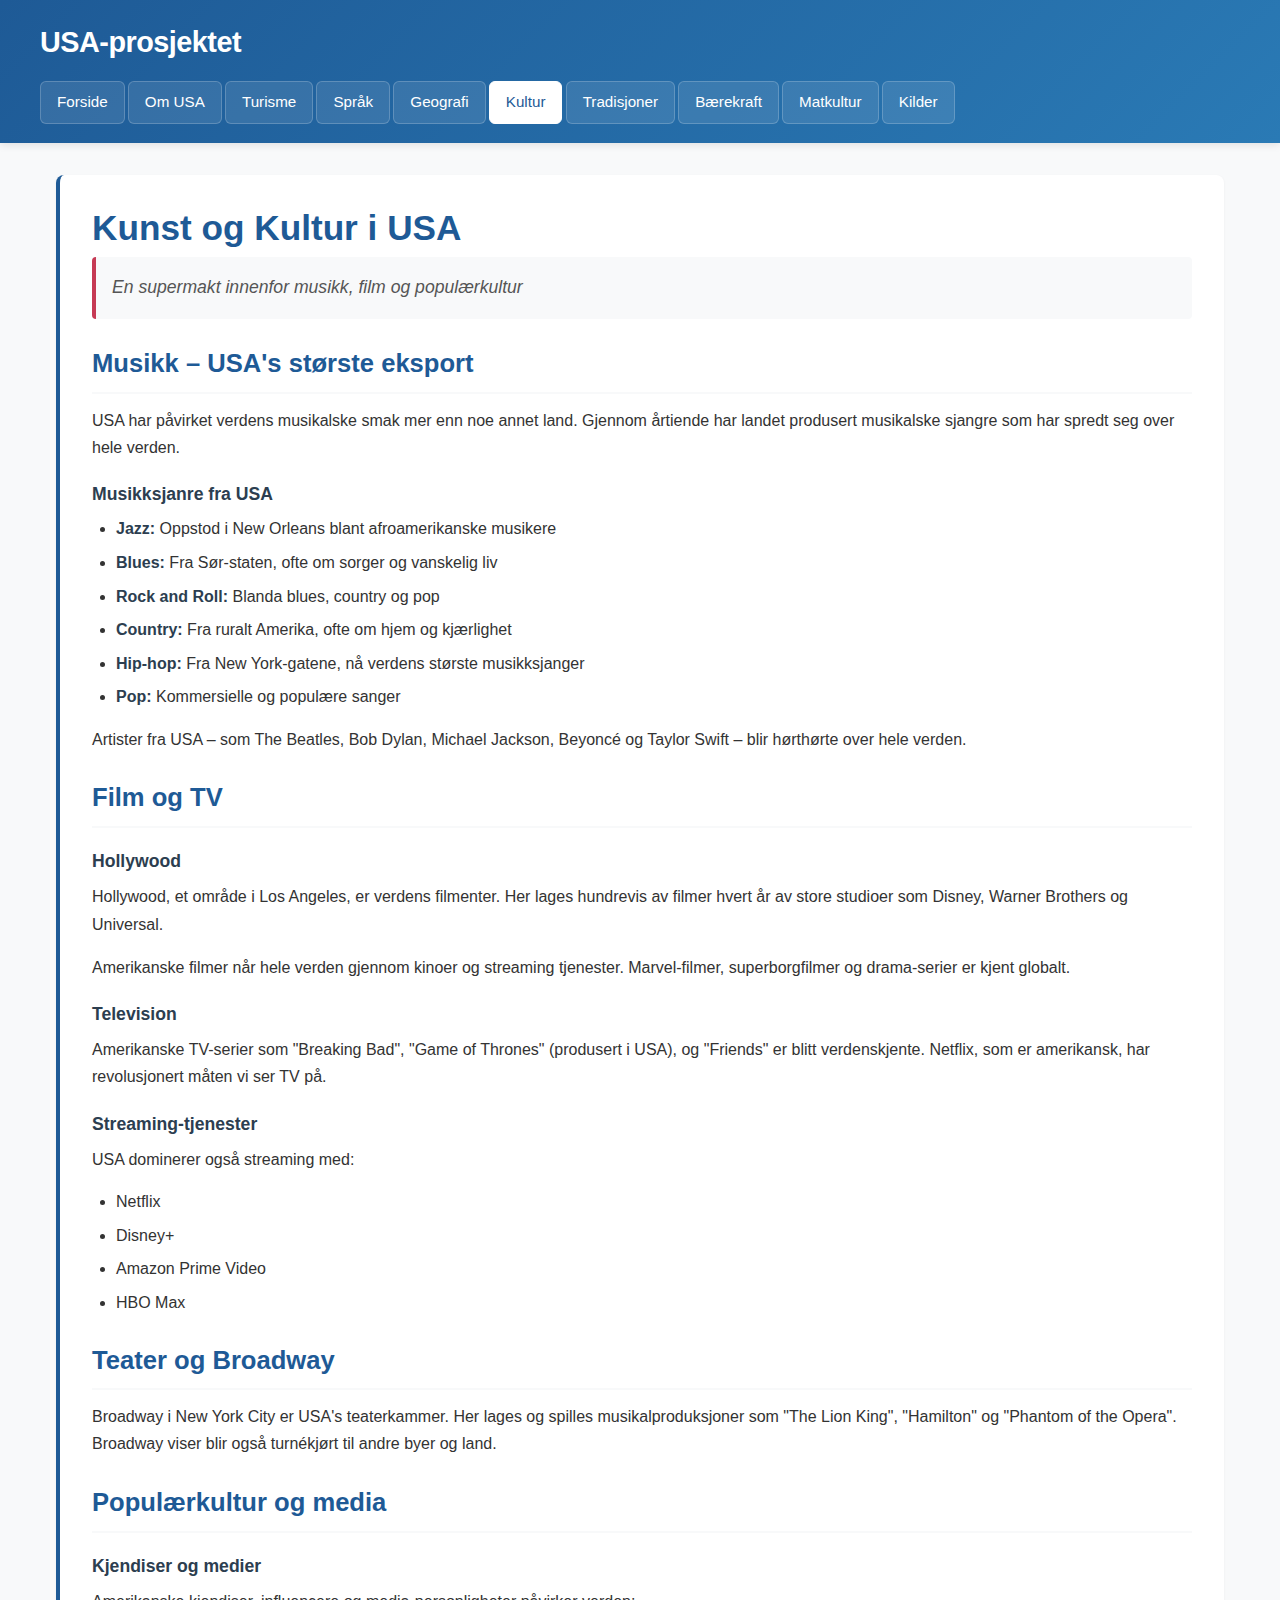
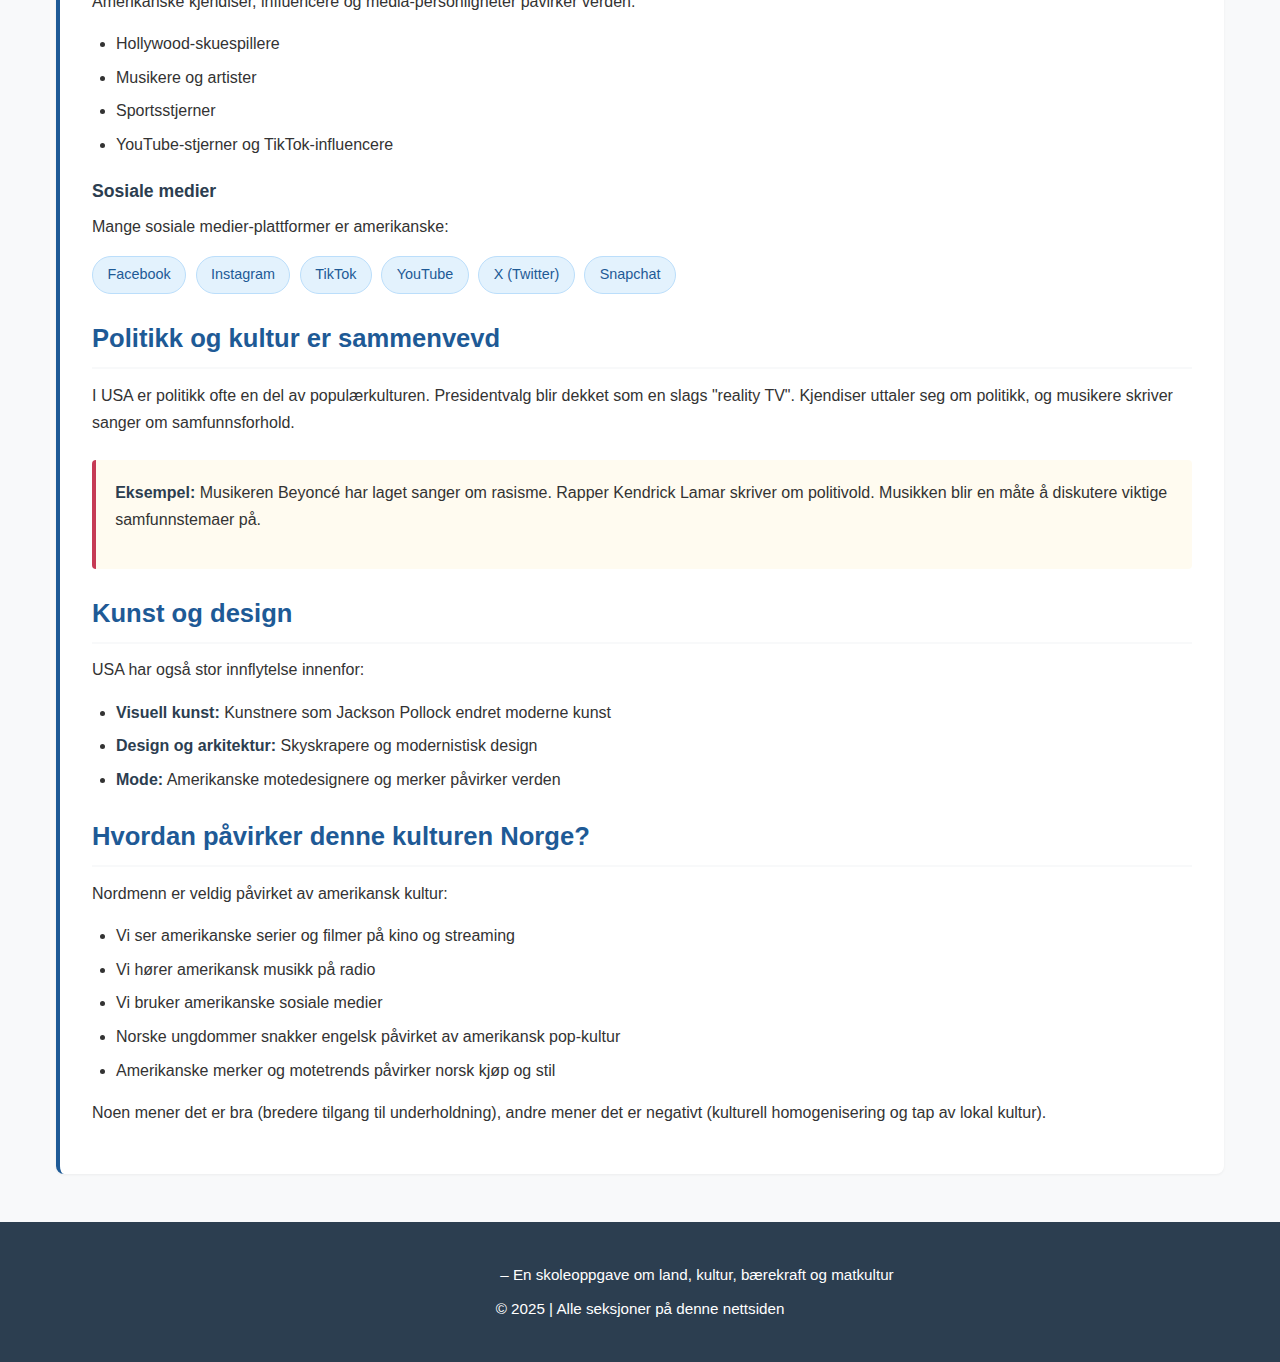
<file: kultur.html>
<!DOCTYPE html>
<html lang="no">
<head>
  <meta charset="UTF-8" />
  <meta name="viewport" content="width=device-width, initial-scale=1.0" />
  <title>USA-prosjektet | Kultur</title>
  <link rel="stylesheet" href="styles.css" />
</head>
<body>
  <header>
    <div class="header-container">
      <div class="logo">USA-prosjektet</div>
      <nav>
        <a href="index.html">Forside</a>
        <a href="om-usa.html">Om USA</a>
        <a href="turisme.html">Turisme</a>
        <a href="sprak.html">Språk</a>
        <a href="geografi.html">Geografi</a>
        <a href="kultur.html" aria-current="page">Kultur</a>
        <a href="tradisjoner.html">Tradisjoner</a>
        <a href="baerekraft.html">Bærekraft</a>
        <a href="matkultur.html">Matkultur</a>
        <a href="kilder.html">Kilder</a>
      </nav>
    </div>
  </header>

  <main>
    <section>
      <h1>Kunst og Kultur i USA</h1>
      <p class="intro">En supermakt innenfor musikk, film og populærkultur</p>

      <h2>Musikk – USA's største eksport</h2>
      <p>USA har påvirket verdens musikalske smak mer enn noe annet land. Gjennom årtiende har landet produsert musikalske sjangre som har spredt seg over hele verden.</p>

      <h3>Musikksjanre fra USA</h3>
      <ul>
        <li><strong>Jazz:</strong> Oppstod i New Orleans blant afroamerikanske musikere</li>
        <li><strong>Blues:</strong> Fra Sør-staten, ofte om sorger og vanskelig liv</li>
        <li><strong>Rock and Roll:</strong> Blanda blues, country og pop</li>
        <li><strong>Country:</strong> Fra ruralt Amerika, ofte om hjem og kjærlighet</li>
        <li><strong>Hip-hop:</strong> Fra New York-gatene, nå verdens største musikksjanger</li>
        <li><strong>Pop:</strong> Kommersielle og populære sanger</li>
      </ul>

      <p>Artister fra USA – som The Beatles, Bob Dylan, Michael Jackson, Beyoncé og Taylor Swift – blir hørthørte over hele verden.</p>

      <h2>Film og TV</h2>

      <h3>Hollywood</h3>
      <p>Hollywood, et område i Los Angeles, er verdens filmenter. Her lages hundrevis av filmer hvert år av store studioer som Disney, Warner Brothers og Universal.</p>

      <p>Amerikanske filmer når hele verden gjennom kinoer og streaming tjenester. Marvel-filmer, superborgfilmer og drama-serier er kjent globalt.</p>

      <h3>Television</h3>
      <p>Amerikanske TV-serier som "Breaking Bad", "Game of Thrones" (produsert i USA), og "Friends" er blitt verdenskjente. Netflix, som er amerikansk, har revolusjonert måten vi ser TV på.</p>

      <h3>Streaming-tjenester</h3>
      <p>USA dominerer også streaming med:</p>
      <ul>
        <li>Netflix</li>
        <li>Disney+</li>
        <li>Amazon Prime Video</li>
        <li>HBO Max</li>
      </ul>

      <h2>Teater og Broadway</h2>
      <p>Broadway i New York City er USA's teaterkammer. Her lages og spilles musikalproduksjoner som "The Lion King", "Hamilton" og "Phantom of the Opera". Broadway viser blir også turnékjørt til andre byer og land.</p>

      <h2>Populærkultur og media</h2>

      <h3>Kjendiser og medier</h3>
      <p>Amerikanske kjendiser, influencere og media-personligheter påvirker verden:</p>
      <ul>
        <li>Hollywood-skuespillere</li>
        <li>Musikere og artister</li>
        <li>Sportsstjerner</li>
        <li>YouTube-stjerner og TikTok-influencere</li>
      </ul>

      <h3>Sosiale medier</h3>
      <p>Mange sosiale medier-plattformer er amerikanske:</p>
      <div class="chip-group">
        <span class="chip">Facebook</span>
        <span class="chip">Instagram</span>
        <span class="chip">TikTok</span>
        <span class="chip">YouTube</span>
        <span class="chip">X (Twitter)</span>
        <span class="chip">Snapchat</span>
      </div>

      <h2>Politikk og kultur er sammenvevd</h2>
      <p>I USA er politikk ofte en del av populærkulturen. Presidentvalg blir dekket som en slags "reality TV". Kjendiser uttaler seg om politikk, og musikere skriver sanger om samfunnsforhold.</p>

      <div class="highlight-box">
        <p><strong>Eksempel:</strong> Musikeren Beyoncé har laget sanger om rasisme. Rapper Kendrick Lamar skriver om politivold. Musikken blir en måte å diskutere viktige samfunnstemaer på.</p>
      </div>

      <h2>Kunst og design</h2>
      <p>USA har også stor innflytelse innenfor:</p>
      <ul>
        <li><strong>Visuell kunst:</strong> Kunstnere som Jackson Pollock endret moderne kunst</li>
        <li><strong>Design og arkitektur:</strong> Skyskrapere og modernistisk design</li>
        <li><strong>Mode:</strong> Amerikanske motedesignere og merker påvirker verden</li>
      </ul>

      <h2>Hvordan påvirker denne kulturen Norge?</h2>
      <p>Nordmenn er veldig påvirket av amerikansk kultur:</p>

      <ul>
        <li>Vi ser amerikanske serier og filmer på kino og streaming</li>
        <li>Vi hører amerikansk musikk på radio</li>
        <li>Vi bruker amerikanske sosiale medier</li>
        <li>Norske ungdommer snakker engelsk påvirket av amerikansk pop-kultur</li>
        <li>Amerikanske merker og motetrends påvirker norsk kjøp og stil</li>
      </ul>

      <p>Noen mener det er bra (bredere tilgang til underholdning), andre mener det er negativt (kulturell homogenisering og tap av lokal kultur).</p>
    </section>
  </main>

  <footer>
    <p><strong>USA-prosjektet</strong> – En skoleoppgave om land, kultur, bærekraft og matkultur</p>
    <p>© 2025 | Alle seksjoner på denne nettsiden</p>
  </footer>
</body>
</html>
</file>
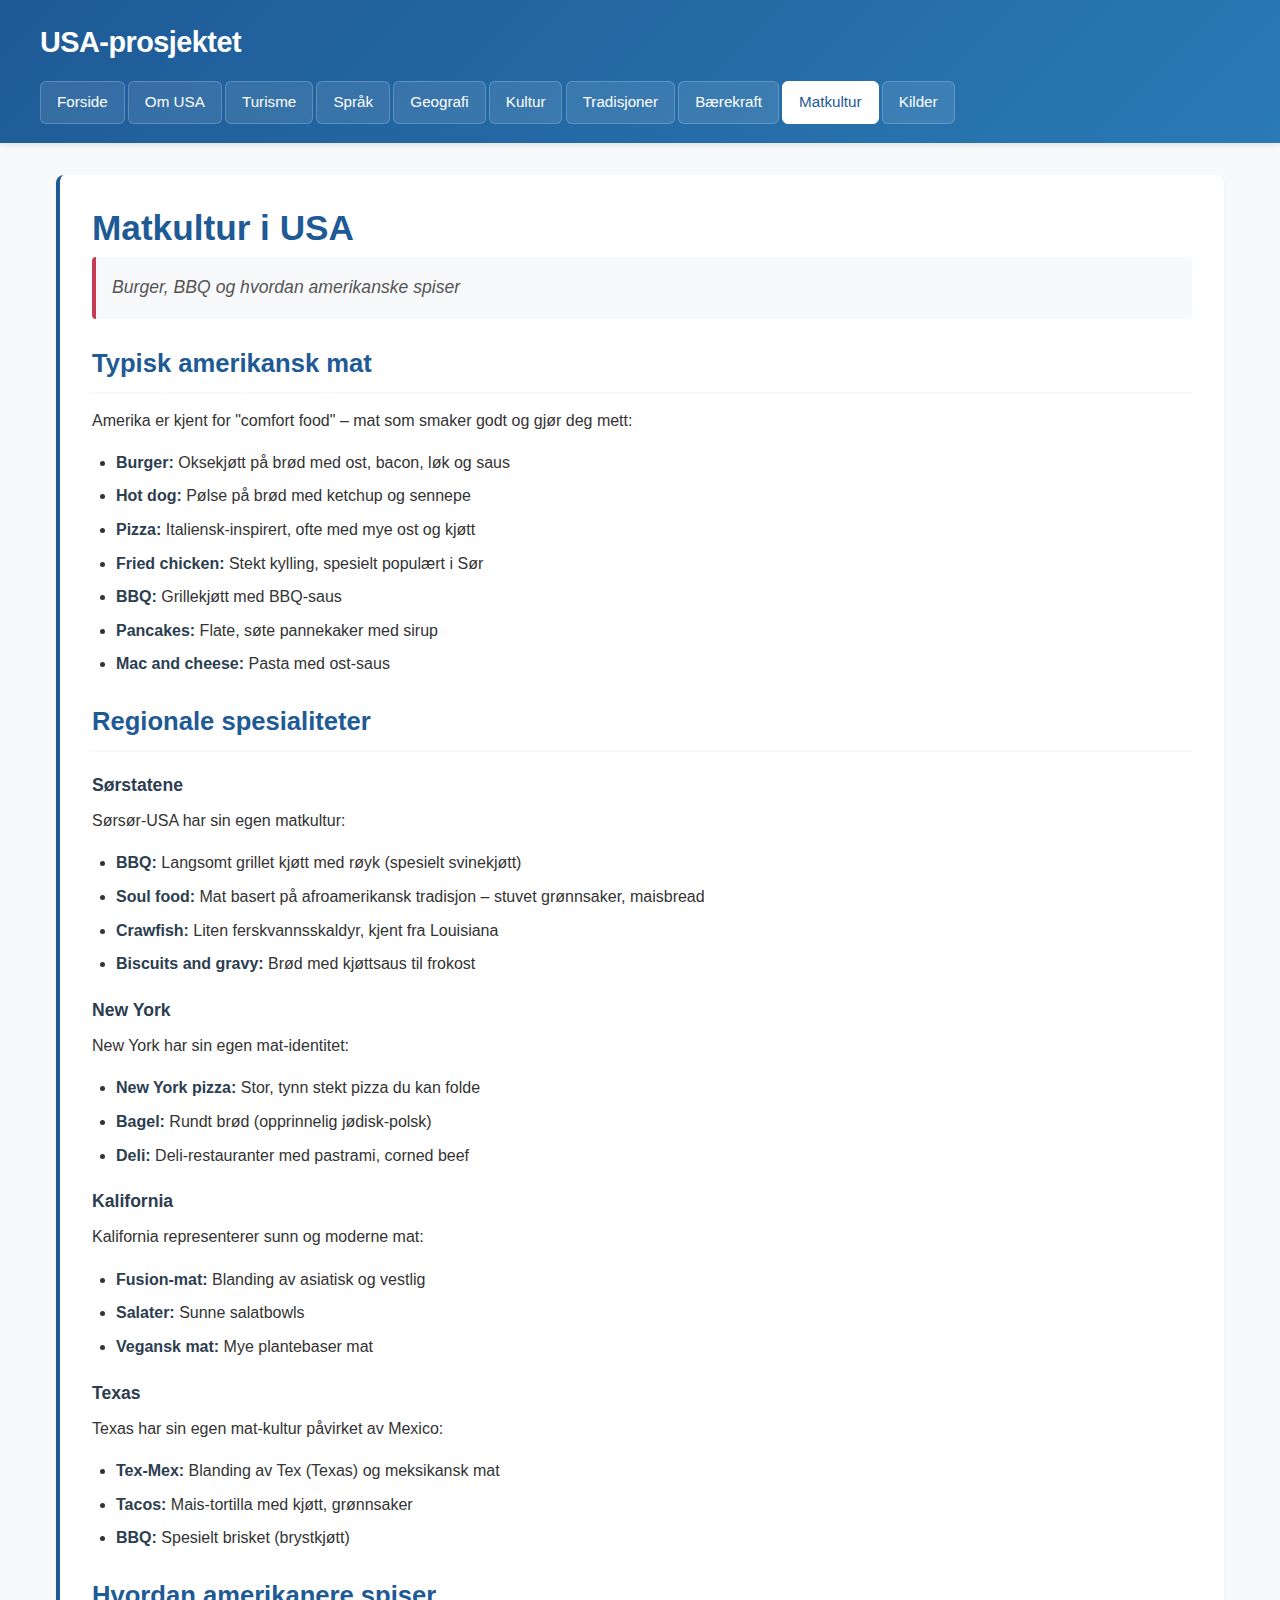
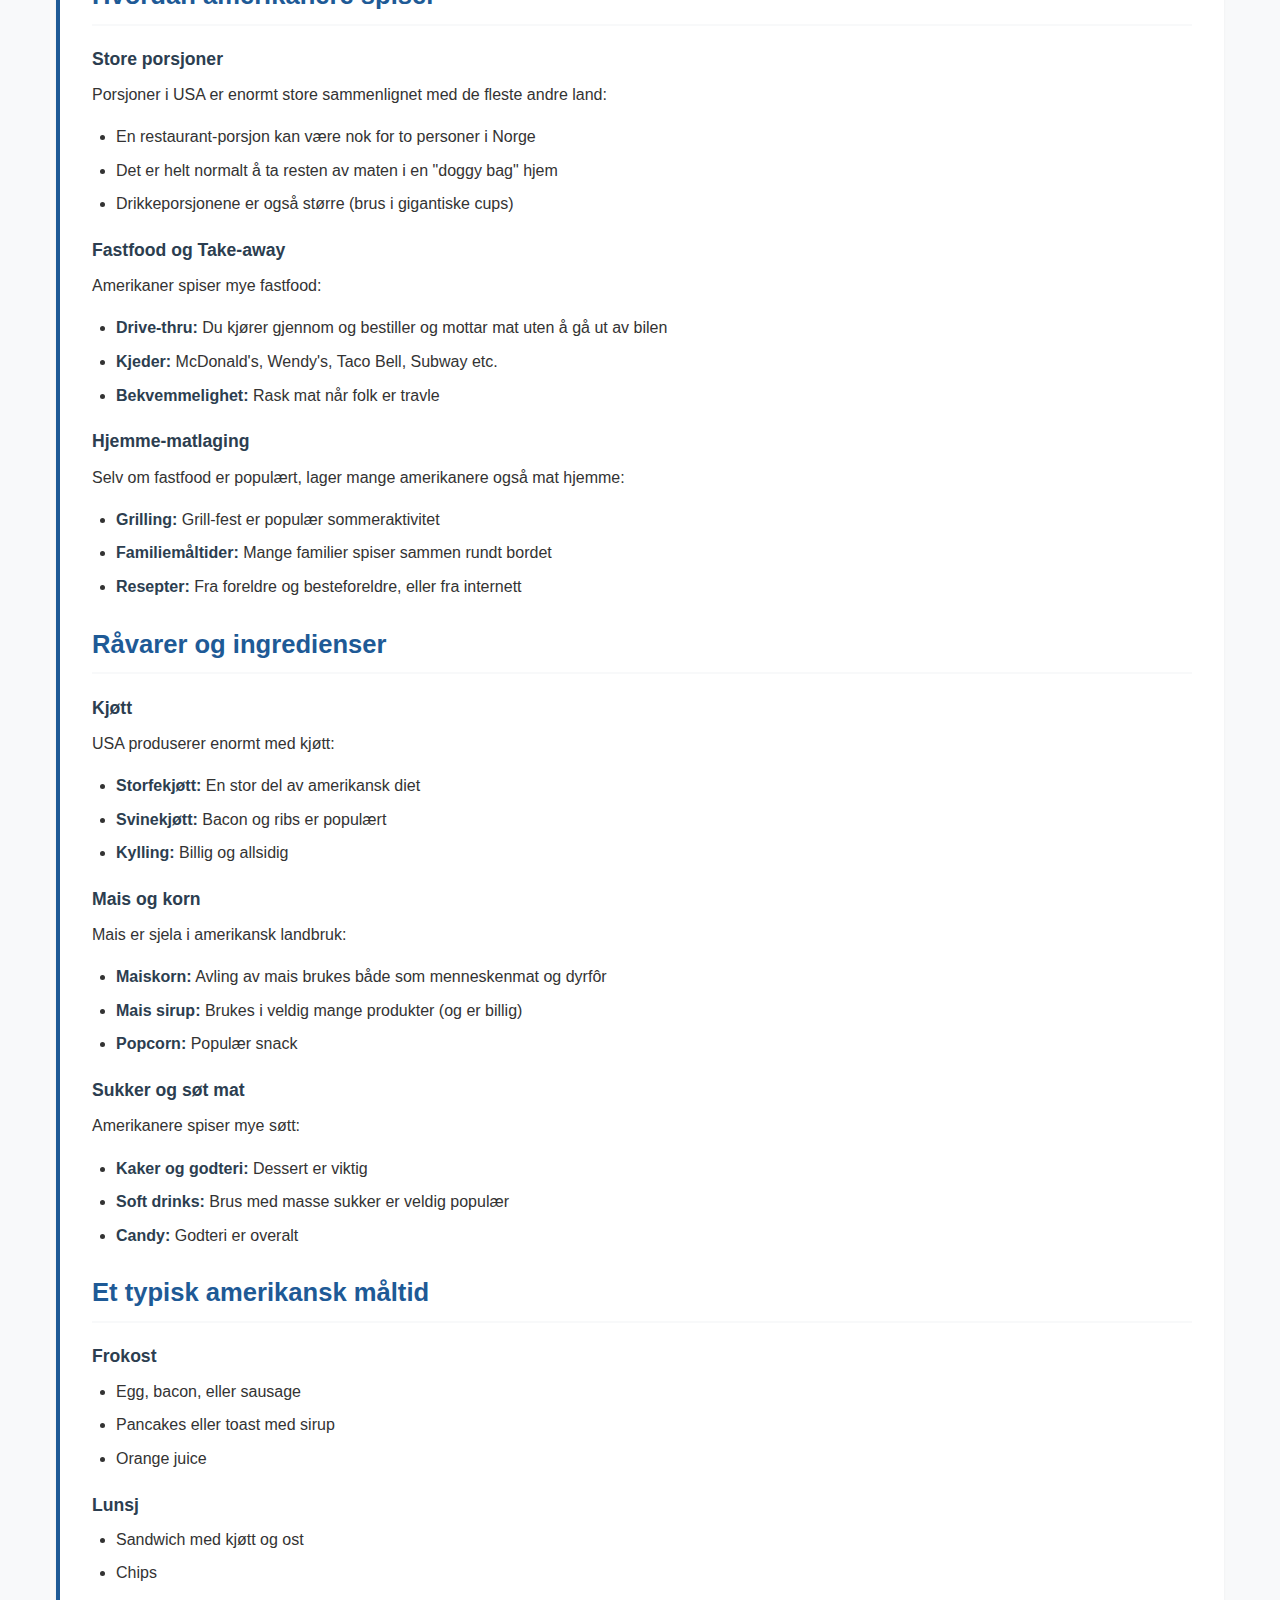
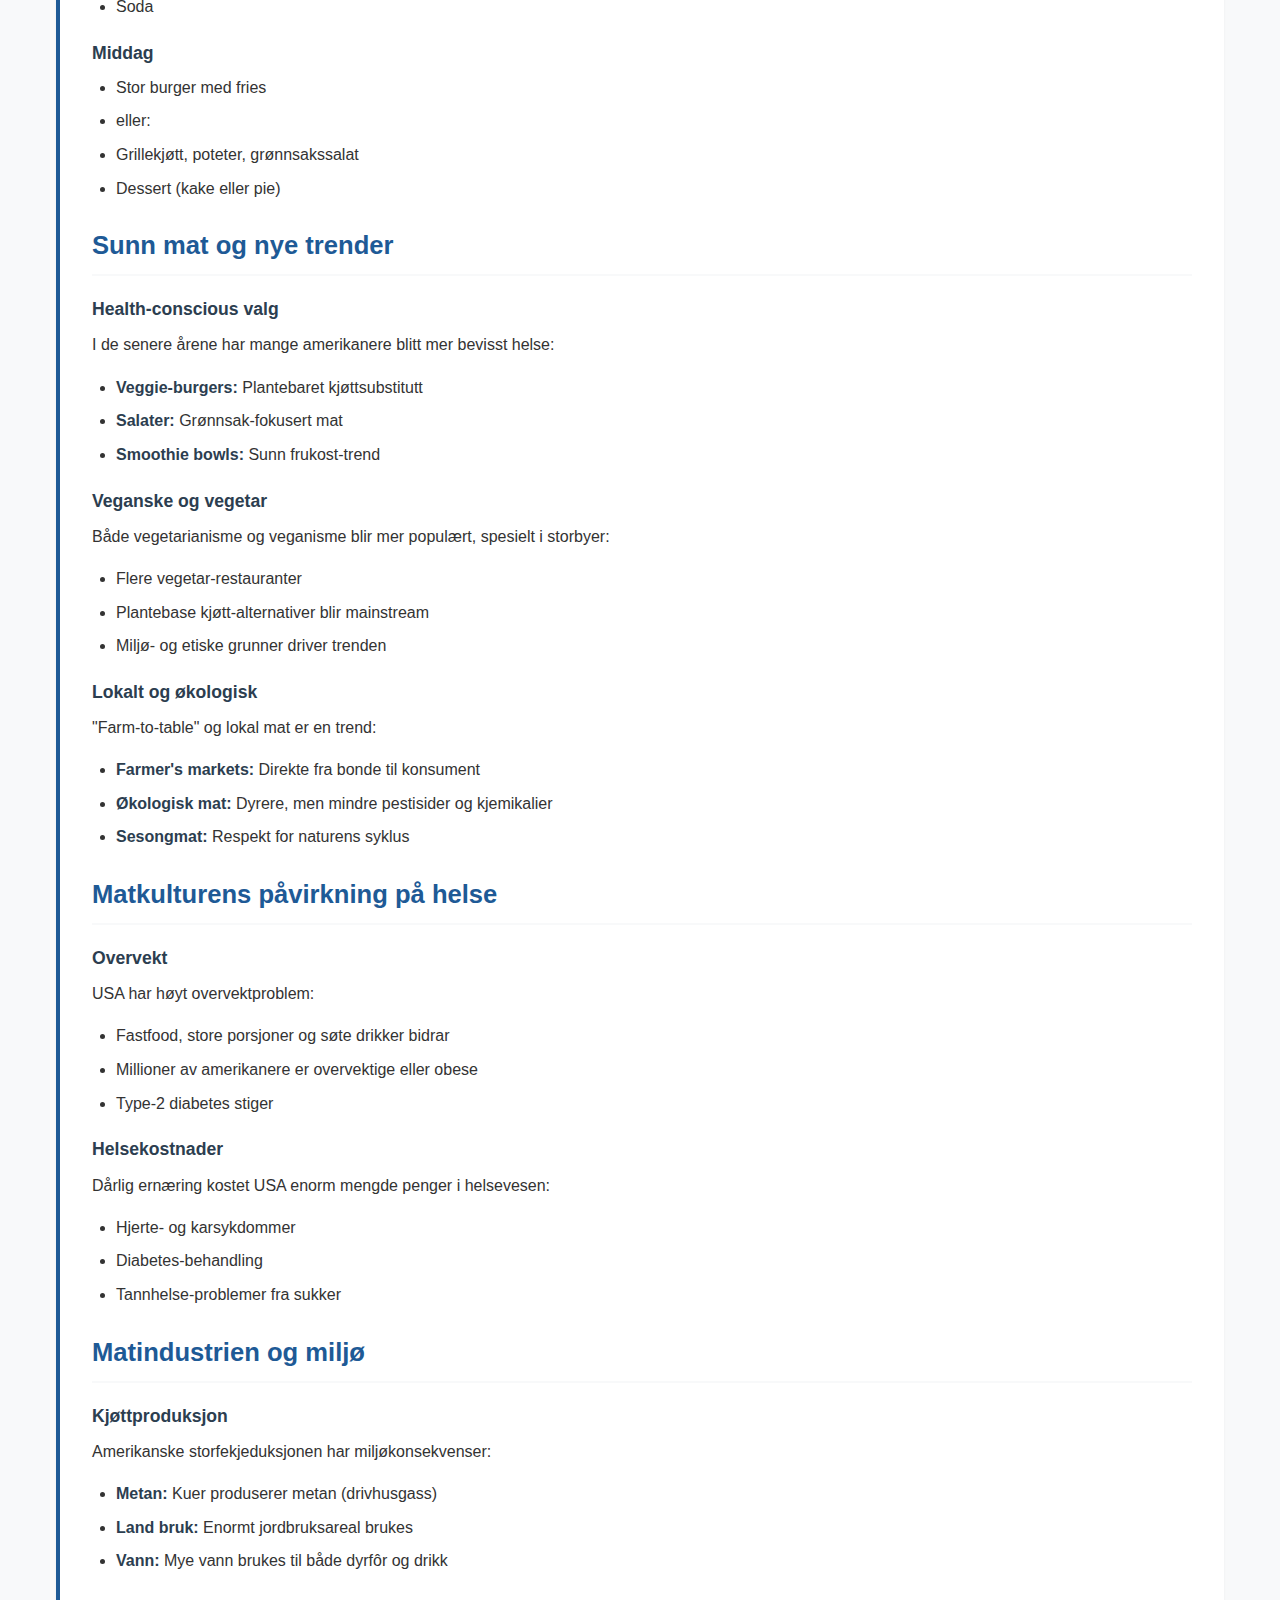
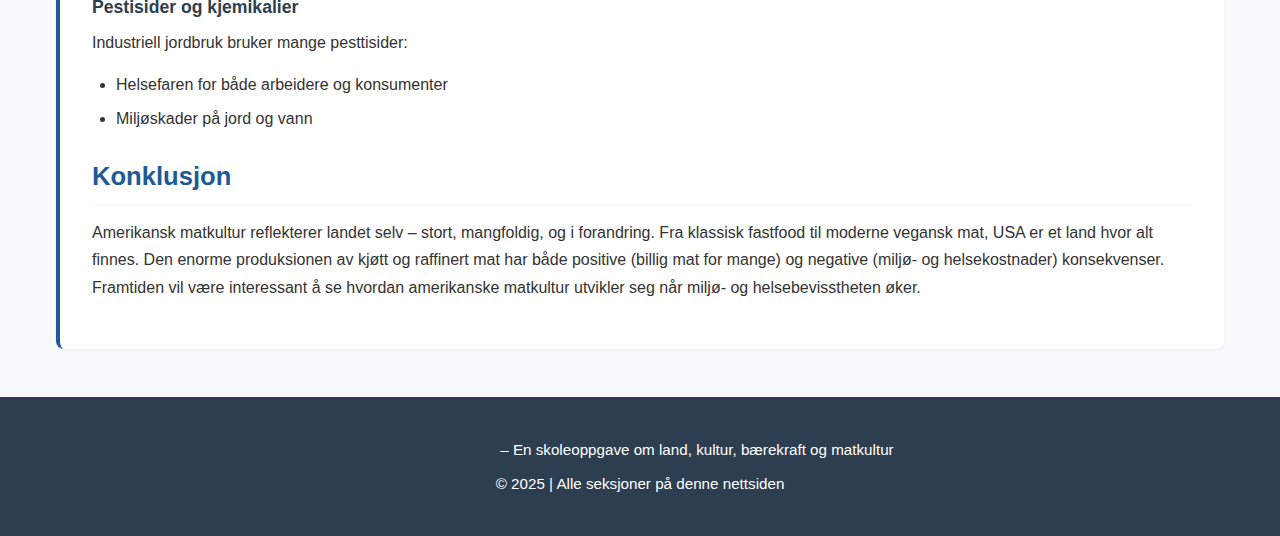
<file: matkultur.html>
<!DOCTYPE html>
<html lang="no">
<head>
  <meta charset="UTF-8" />
  <meta name="viewport" content="width=device-width, initial-scale=1.0" />
  <title>USA-prosjektet | Matkultur</title>
  <link rel="stylesheet" href="styles.css" />
</head>
<body>
  <header>
    <div class="header-container">
      <div class="logo">USA-prosjektet</div>
      <nav>
        <a href="index.html">Forside</a>
        <a href="om-usa.html">Om USA</a>
        <a href="turisme.html">Turisme</a>
        <a href="sprak.html">Språk</a>
        <a href="geografi.html">Geografi</a>
        <a href="kultur.html">Kultur</a>
        <a href="tradisjoner.html">Tradisjoner</a>
        <a href="baerekraft.html">Bærekraft</a>
        <a href="matkultur.html" aria-current="page">Matkultur</a>
        <a href="kilder.html">Kilder</a>
      </nav>
    </div>
  </header>

  <main>
    <section>
      <h1>Matkultur i USA</h1>
      <p class="intro">Burger, BBQ og hvordan amerikanske spiser</p>

      <h2>Typisk amerikansk mat</h2>
      <p>Amerika er kjent for "comfort food" – mat som smaker godt og gjør deg mett:</p>

      <ul>
        <li><strong>Burger:</strong> Oksekjøtt på brød med ost, bacon, løk og saus</li>
        <li><strong>Hot dog:</strong> Pølse på brød med ketchup og sennepe</li>
        <li><strong>Pizza:</strong> Italiensk-inspirert, ofte med mye ost og kjøtt</li>
        <li><strong>Fried chicken:</strong> Stekt kylling, spesielt populært i Sør</li>
        <li><strong>BBQ:</strong> Grillekjøtt med BBQ-saus</li>
        <li><strong>Pancakes:</strong> Flate, søte pannekaker med sirup</li>
        <li><strong>Mac and cheese:</strong> Pasta med ost-saus</li>
      </ul>

      <h2>Regionale spesialiteter</h2>

      <h3>Sørstatene</h3>
      <p>Sørsør-USA har sin egen matkultur:</p>

      <ul>
        <li><strong>BBQ:</strong> Langsomt grillet kjøtt med røyk (spesielt svinekjøtt)</li>
        <li><strong>Soul food:</strong> Mat basert på afroamerikansk tradisjon – stuvet grønnsaker, maisbread</li>
        <li><strong>Crawfish:</strong> Liten ferskvannsskaldyr, kjent fra Louisiana</li>
        <li><strong>Biscuits and gravy:</strong> Brød med kjøttsaus til frokost</li>
      </ul>

      <h3>New York</h3>
      <p>New York har sin egen mat-identitet:</p>

      <ul>
        <li><strong>New York pizza:</strong> Stor, tynn stekt pizza du kan folde</li>
        <li><strong>Bagel:</strong> Rundt brød (opprinnelig jødisk-polsk)</li>
        <li><strong>Deli:</strong> Deli-restauranter med pastrami, corned beef</li>
      </ul>

      <h3>Kalifornia</h3>
      <p>Kalifornia representerer sunn og moderne mat:</p>

      <ul>
        <li><strong>Fusion-mat:</strong> Blanding av asiatisk og vestlig</li>
        <li><strong>Salater:</strong> Sunne salatbowls</li>
        <li><strong>Vegansk mat:</strong> Mye plantebaser mat</li>
      </ul>

      <h3>Texas</h3>
      <p>Texas har sin egen mat-kultur påvirket av Mexico:</p>

      <ul>
        <li><strong>Tex-Mex:</strong> Blanding av Tex (Texas) og meksikansk mat</li>
        <li><strong>Tacos:</strong> Mais-tortilla med kjøtt, grønnsaker</li>
        <li><strong>BBQ:</strong> Spesielt brisket (brystkjøtt)</li>
      </ul>

      <h2>Hvordan amerikanere spiser</h2>

      <h3>Store porsjoner</h3>
      <p>Porsjoner i USA er enormt store sammenlignet med de fleste andre land:</p>

      <ul>
        <li>En restaurant-porsjon kan være nok for to personer i Norge</li>
        <li>Det er helt normalt å ta resten av maten i en "doggy bag" hjem</li>
        <li>Drikkeporsjonene er også større (brus i gigantiske cups)</li>
      </ul>

      <h3>Fastfood og Take-away</h3>
      <p>Amerikaner spiser mye fastfood:</p>

      <ul>
        <li><strong>Drive-thru:</strong> Du kjører gjennom og bestiller og mottar mat uten å gå ut av bilen</li>
        <li><strong>Kjeder:</strong> McDonald's, Wendy's, Taco Bell, Subway etc.</li>
        <li><strong>Bekvemmelighet:</strong> Rask mat når folk er travle</li>
      </ul>

      <h3>Hjemme-matlaging</h3>
      <p>Selv om fastfood er populært, lager mange amerikanere også mat hjemme:</p>

      <ul>
        <li><strong>Grilling:</strong> Grill-fest er populær sommeraktivitet</li>
        <li><strong>Familiemåltider:</strong> Mange familier spiser sammen rundt bordet</li>
        <li><strong>Resepter:</strong> Fra foreldre og besteforeldre, eller fra internett</li>
      </ul>

      <h2>Råvarer og ingredienser</h2>

      <h3>Kjøtt</h3>
      <p>USA produserer enormt med kjøtt:</p>

      <ul>
        <li><strong>Storfekjøtt:</strong> En stor del av amerikansk diet</li>
        <li><strong>Svinekjøtt:</strong> Bacon og ribs er populært</li>
        <li><strong>Kylling:</strong> Billig og allsidig</li>
      </ul>

      <h3>Mais og korn</h3>
      <p>Mais er sjela i amerikansk landbruk:</p>

      <ul>
        <li><strong>Maiskorn:</strong> Avling av mais brukes både som menneskenmat og dyrfôr</li>
        <li><strong>Mais sirup:</strong> Brukes i veldig mange produkter (og er billig)</li>
        <li><strong>Popcorn:</strong> Populær snack</li>
      </ul>

      <h3>Sukker og søt mat</h3>
      <p>Amerikanere spiser mye søtt:</p>

      <ul>
        <li><strong>Kaker og godteri:</strong> Dessert er viktig</li>
        <li><strong>Soft drinks:</strong> Brus med masse sukker er veldig populær</li>
        <li><strong>Candy:</strong> Godteri er overalt</li>
      </ul>

      <h2>Et typisk amerikansk måltid</h2>

      <h3>Frokost</h3>
      <ul>
        <li>Egg, bacon, eller sausage</li>
        <li>Pancakes eller toast med sirup</li>
        <li>Orange juice</li>
      </ul>

      <h3>Lunsj</h3>
      <ul>
        <li>Sandwich med kjøtt og ost</li>
        <li>Chips</li>
        <li>Soda</li>
      </ul>

      <h3>Middag</h3>
      <ul>
        <li>Stor burger med fries</li>
        <li>eller:</li>
        <li>Grillekjøtt, poteter, grønnsakssalat</li>
        <li>Dessert (kake eller pie)</li>
      </ul>

      <h2>Sunn mat og nye trender</h2>

      <h3>Health-conscious valg</h3>
      <p>I de senere årene har mange amerikanere blitt mer bevisst helse:</p>

      <ul>
        <li><strong>Veggie-burgers:</strong> Plantebaret kjøttsubstitutt</li>
        <li><strong>Salater:</strong> Grønnsak-fokusert mat</li>
        <li><strong>Smoothie bowls:</strong> Sunn frukost-trend</li>
      </ul>

      <h3>Veganske og vegetar</h3>
      <p>Både vegetarianisme og veganisme blir mer populært, spesielt i storbyer:</p>

      <ul>
        <li>Flere vegetar-restauranter</li>
        <li>Plantebase kjøtt-alternativer blir mainstream</li>
        <li>Miljø- og etiske grunner driver trenden</li>
      </ul>

      <h3>Lokalt og økologisk</h3>
      <p>"Farm-to-table" og lokal mat er en trend:</p>

      <ul>
        <li><strong>Farmer's markets:</strong> Direkte fra bonde til konsument</li>
        <li><strong>Økologisk mat:</strong> Dyrere, men mindre pestisider og kjemikalier</li>
        <li><strong>Sesongmat:</strong> Respekt for naturens syklus</li>
      </ul>

      <h2>Matkulturens påvirkning på helse</h2>

      <h3>Overvekt</h3>
      <p>USA har høyt overvektproblem:</p>

      <ul>
        <li>Fastfood, store porsjoner og søte drikker bidrar</li>
        <li>Millioner av amerikanere er overvektige eller obese</li>
        <li>Type-2 diabetes stiger</li>
      </ul>

      <h3>Helsekostnader</h3>
      <p>Dårlig ernæring kostet USA enorm mengde penger i helsevesen:</p>

      <ul>
        <li>Hjerte- og karsykdommer</li>
        <li>Diabetes-behandling</li>
        <li>Tannhelse-problemer fra sukker</li>
      </ul>

      <h2>Matindustrien og miljø</h2>

      <h3>Kjøttproduksjon</h3>
      <p>Amerikanske storfekjeduksjonen har miljøkonsekvenser:</p>

      <ul>
        <li><strong>Metan:</strong> Kuer produserer metan (drivhusgass)</li>
        <li><strong>Land bruk:</strong> Enormt jordbruksareal brukes</li>
        <li><strong>Vann:</strong> Mye vann brukes til både dyrfôr og drikk</li>
      </ul>

      <h3>Pestisider og kjemikalier</h3>
      <p>Industriell jordbruk bruker mange pesttisider:</p>

      <ul>
        <li>Helsefaren for både arbeidere og konsumenter</li>
        <li>Miljøskader på jord og vann</li>
      </ul>

      <h2>Konklusjon</h2>
      <p>Amerikansk matkultur reflekterer landet selv – stort, mangfoldig, og i forandring. Fra klassisk fastfood til moderne vegansk mat, USA er et land hvor alt finnes. Den enorme produksionen av kjøtt og raffinert mat har både positive (billig mat for mange) og negative (miljø- og helsekostnader) konsekvenser. Framtiden vil være interessant å se hvordan amerikanske matkultur utvikler seg når miljø- og helsebevisstheten øker.</p>
    </section>
  </main>

  <footer>
    <p><strong>USA-prosjektet</strong> – En skoleoppgave om land, kultur, bærekraft og matkultur</p>
    <p>© 2025 | Alle seksjoner på denne nettsiden</p>
  </footer>
</body>
</html>
</file>
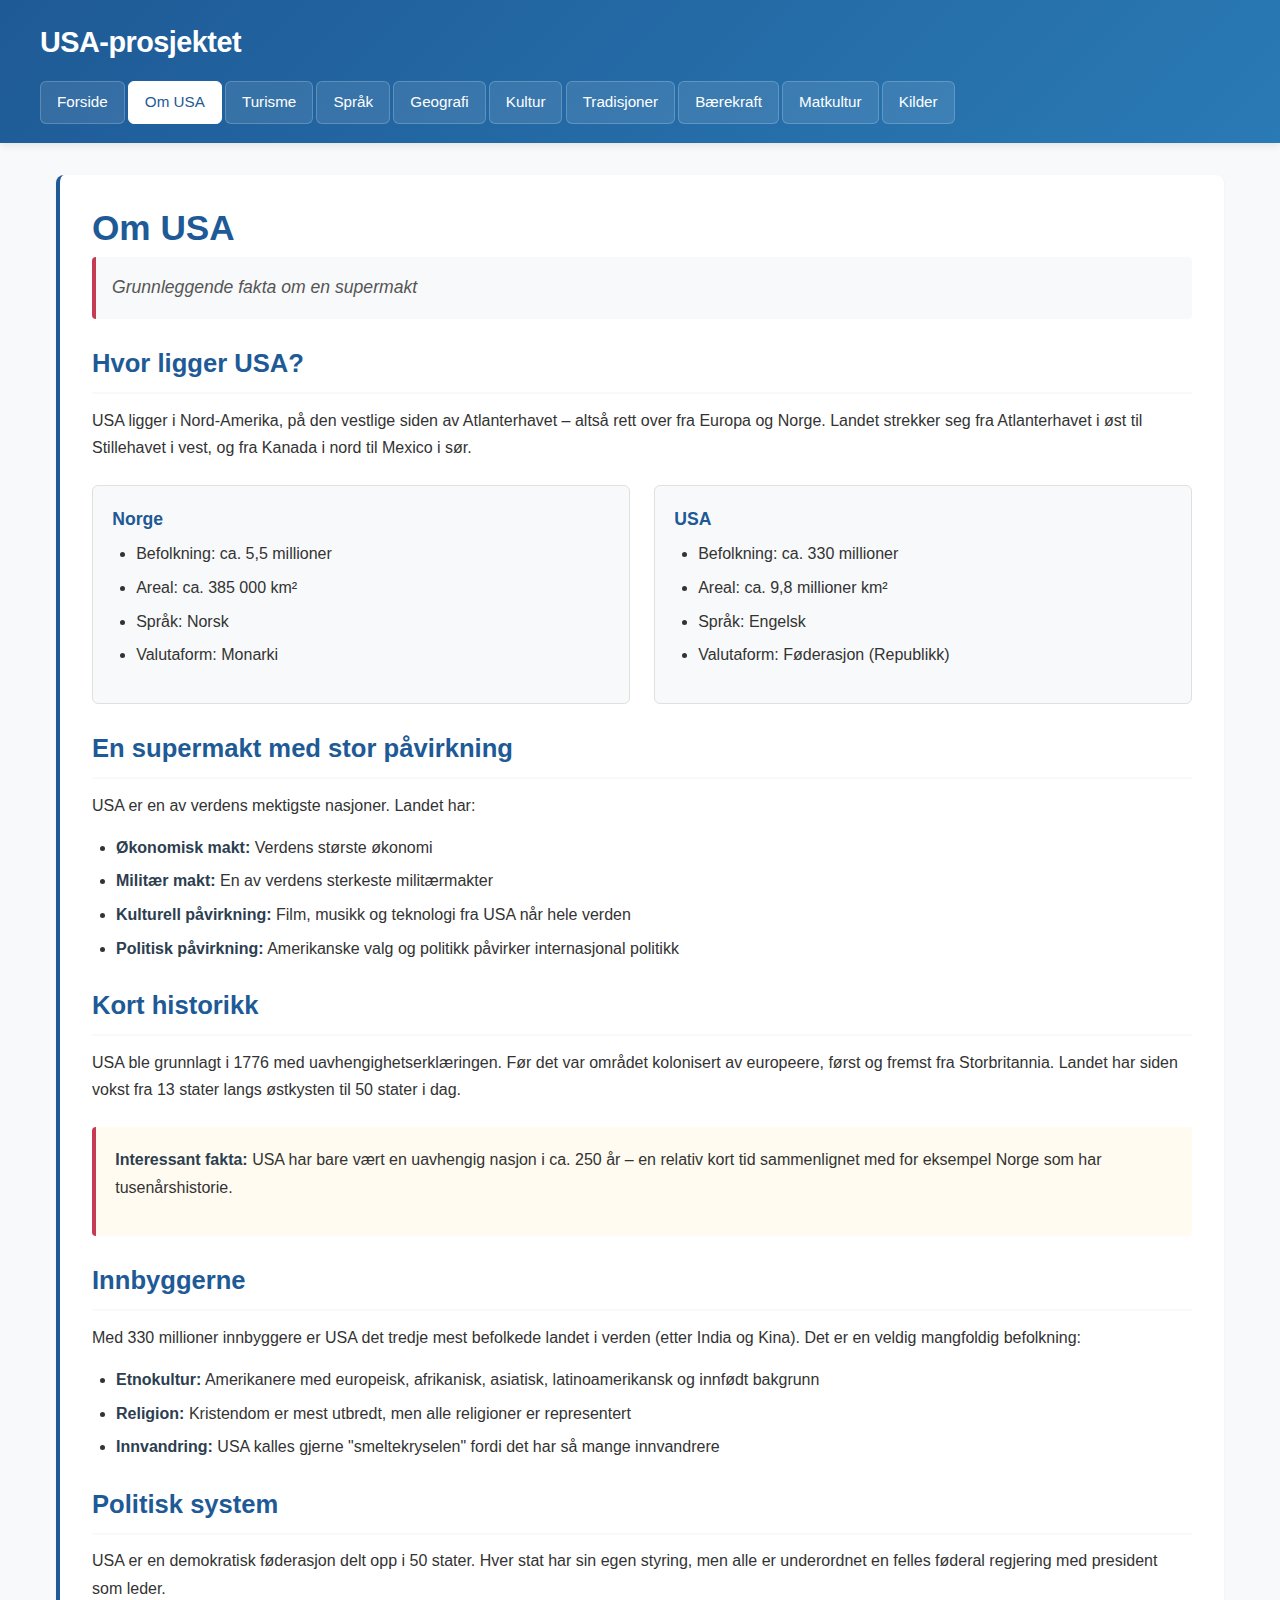
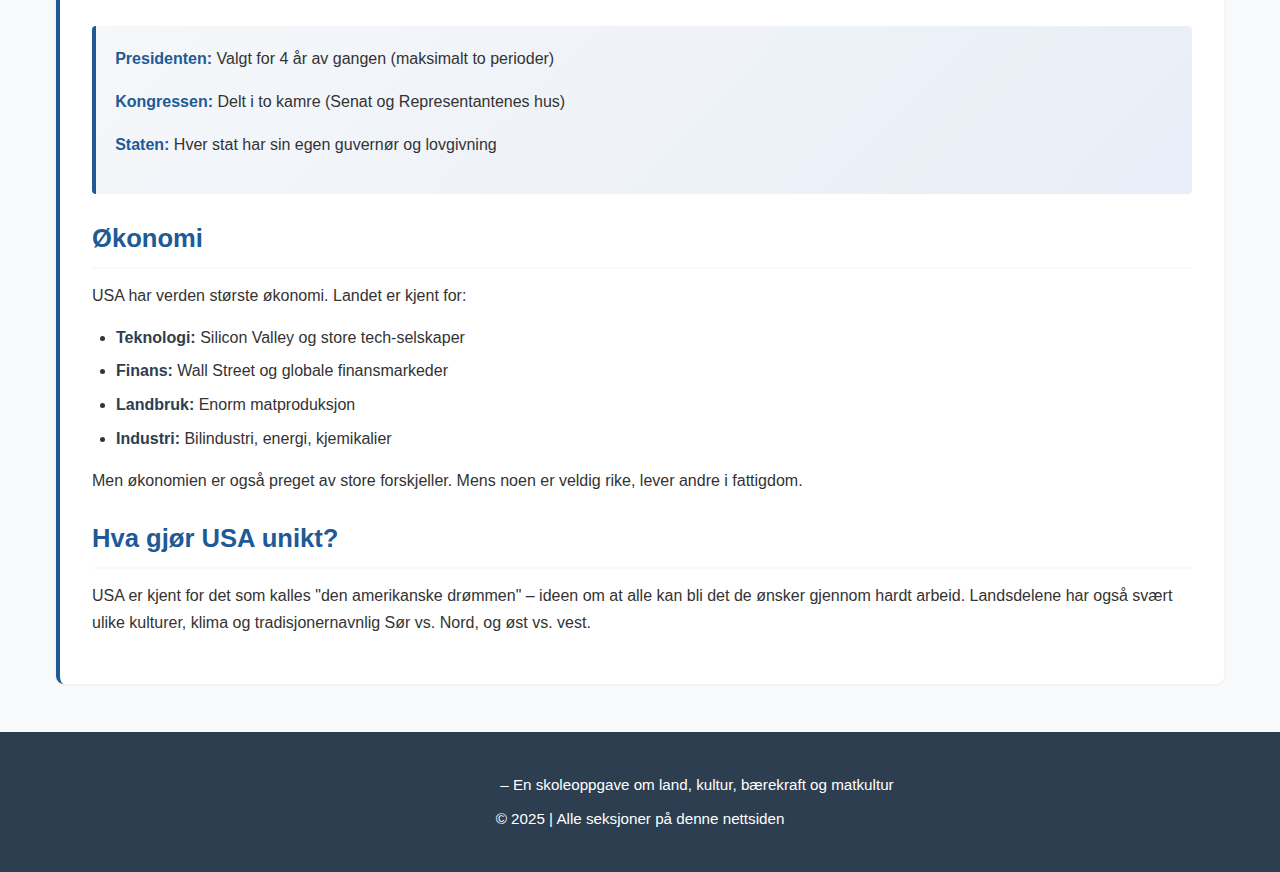
<file: om-usa.html>
<!DOCTYPE html>
<html lang="no">
<head>
  <meta charset="UTF-8" />
  <meta name="viewport" content="width=device-width, initial-scale=1.0" />
  <title>USA-prosjektet | Om USA</title>
  <link rel="stylesheet" href="styles.css" />
</head>
<body>
  <header>
    <div class="header-container">
      <div class="logo">USA-prosjektet</div>
      <nav>
        <a href="index.html">Forside</a>
        <a href="om-usa.html" aria-current="page">Om USA</a>
        <a href="turisme.html">Turisme</a>
        <a href="sprak.html">Språk</a>
        <a href="geografi.html">Geografi</a>
        <a href="kultur.html">Kultur</a>
        <a href="tradisjoner.html">Tradisjoner</a>
        <a href="baerekraft.html">Bærekraft</a>
        <a href="matkultur.html">Matkultur</a>
        <a href="kilder.html">Kilder</a>
      </nav>
    </div>
  </header>

  <main>
    <section>
      <h1>Om USA</h1>
      <p class="intro">Grunnleggende fakta om en supermakt</p>

      <h2>Hvor ligger USA?</h2>
      <p>USA ligger i Nord-Amerika, på den vestlige siden av Atlanterhavet – altså rett over fra Europa og Norge. Landet strekker seg fra Atlanterhavet i øst til Stillehavet i vest, og fra Kanada i nord til Mexico i sør.</p>

      <div class="comparison">
        <div class="comparison-item">
          <h3>Norge</h3>
          <ul>
            <li>Befolkning: ca. 5,5 millioner</li>
            <li>Areal: ca. 385 000 km²</li>
            <li>Språk: Norsk</li>
            <li>Valutaform: Monarki</li>
          </ul>
        </div>
        <div class="comparison-item">
          <h3>USA</h3>
          <ul>
            <li>Befolkning: ca. 330 millioner</li>
            <li>Areal: ca. 9,8 millioner km²</li>
            <li>Språk: Engelsk</li>
            <li>Valutaform: Føderasjon (Republikk)</li>
          </ul>
        </div>
      </div>

      <h2>En supermakt med stor påvirkning</h2>
      <p>USA er en av verdens mektigste nasjoner. Landet har:</p>
      <ul>
        <li><strong>Økonomisk makt:</strong> Verdens største økonomi</li>
        <li><strong>Militær makt:</strong> En av verdens sterkeste militærmakter</li>
        <li><strong>Kulturell påvirkning:</strong> Film, musikk og teknologi fra USA når hele verden</li>
        <li><strong>Politisk påvirkning:</strong> Amerikanske valg og politikk påvirker internasjonal politikk</li>
      </ul>

      <h2>Kort historikk</h2>
      <p>USA ble grunnlagt i 1776 med uavhengighetserklæringen. Før det var området kolonisert av europeere, først og fremst fra Storbritannia. Landet har siden vokst fra 13 stater langs østkysten til 50 stater i dag.</p>

      <div class="highlight-box">
        <p><strong>Interessant fakta:</strong> USA har bare vært en uavhengig nasjon i ca. 250 år – en relativ kort tid sammenlignet med for eksempel Norge som har tusenårshistorie.</p>
      </div>

      <h2>Innbyggerne</h2>
      <p>Med 330 millioner innbyggere er USA det tredje mest befolkede landet i verden (etter India og Kina). Det er en veldig mangfoldig befolkning:</p>
      <ul>
        <li><strong>Etnokultur:</strong> Amerikanere med europeisk, afrikanisk, asiatisk, latinoamerikansk og innfødt bakgrunn</li>
        <li><strong>Religion:</strong> Kristendom er mest utbredt, men alle religioner er representert</li>
        <li><strong>Innvandring:</strong> USA kalles gjerne "smeltekryselen" fordi det har så mange innvandrere</li>
      </ul>

      <h2>Politisk system</h2>
      <p>USA er en demokratisk føderasjon delt opp i 50 stater. Hver stat har sin egen styring, men alle er underordnet en felles føderal regjering med president som leder.</p>

      <div class="fact-box">
        <p><strong>Presidenten:</strong> Valgt for 4 år av gangen (maksimalt to perioder)</p>
        <p><strong>Kongressen:</strong> Delt i to kamre (Senat og Representantenes hus)</p>
        <p><strong>Staten:</strong> Hver stat har sin egen guvernør og lovgivning</p>
      </div>

      <h2>Økonomi</h2>
      <p>USA har verden største økonomi. Landet er kjent for:</p>
      <ul>
        <li><strong>Teknologi:</strong> Silicon Valley og store tech-selskaper</li>
        <li><strong>Finans:</strong> Wall Street og globale finansmarkeder</li>
        <li><strong>Landbruk:</strong> Enorm matproduksjon</li>
        <li><strong>Industri:</strong> Bilindustri, energi, kjemikalier</li>
      </ul>

      <p>Men økonomien er også preget av store forskjeller. Mens noen er veldig rike, lever andre i fattigdom.</p>

      <h2>Hva gjør USA unikt?</h2>
      <p>USA er kjent for det som kalles "den amerikanske drømmen" – ideen om at alle kan bli det de ønsker gjennom hardt arbeid. Landsdelene har også svært ulike kulturer, klima og tradisjonernavnlig Sør vs. Nord, og øst vs. vest.</p>
    </section>
  </main>

  <footer>
    <p><strong>USA-prosjektet</strong> – En skoleoppgave om land, kultur, bærekraft og matkultur</p>
    <p>© 2025 | Alle seksjoner på denne nettsiden</p>
  </footer>
</body>
</html>
</file>
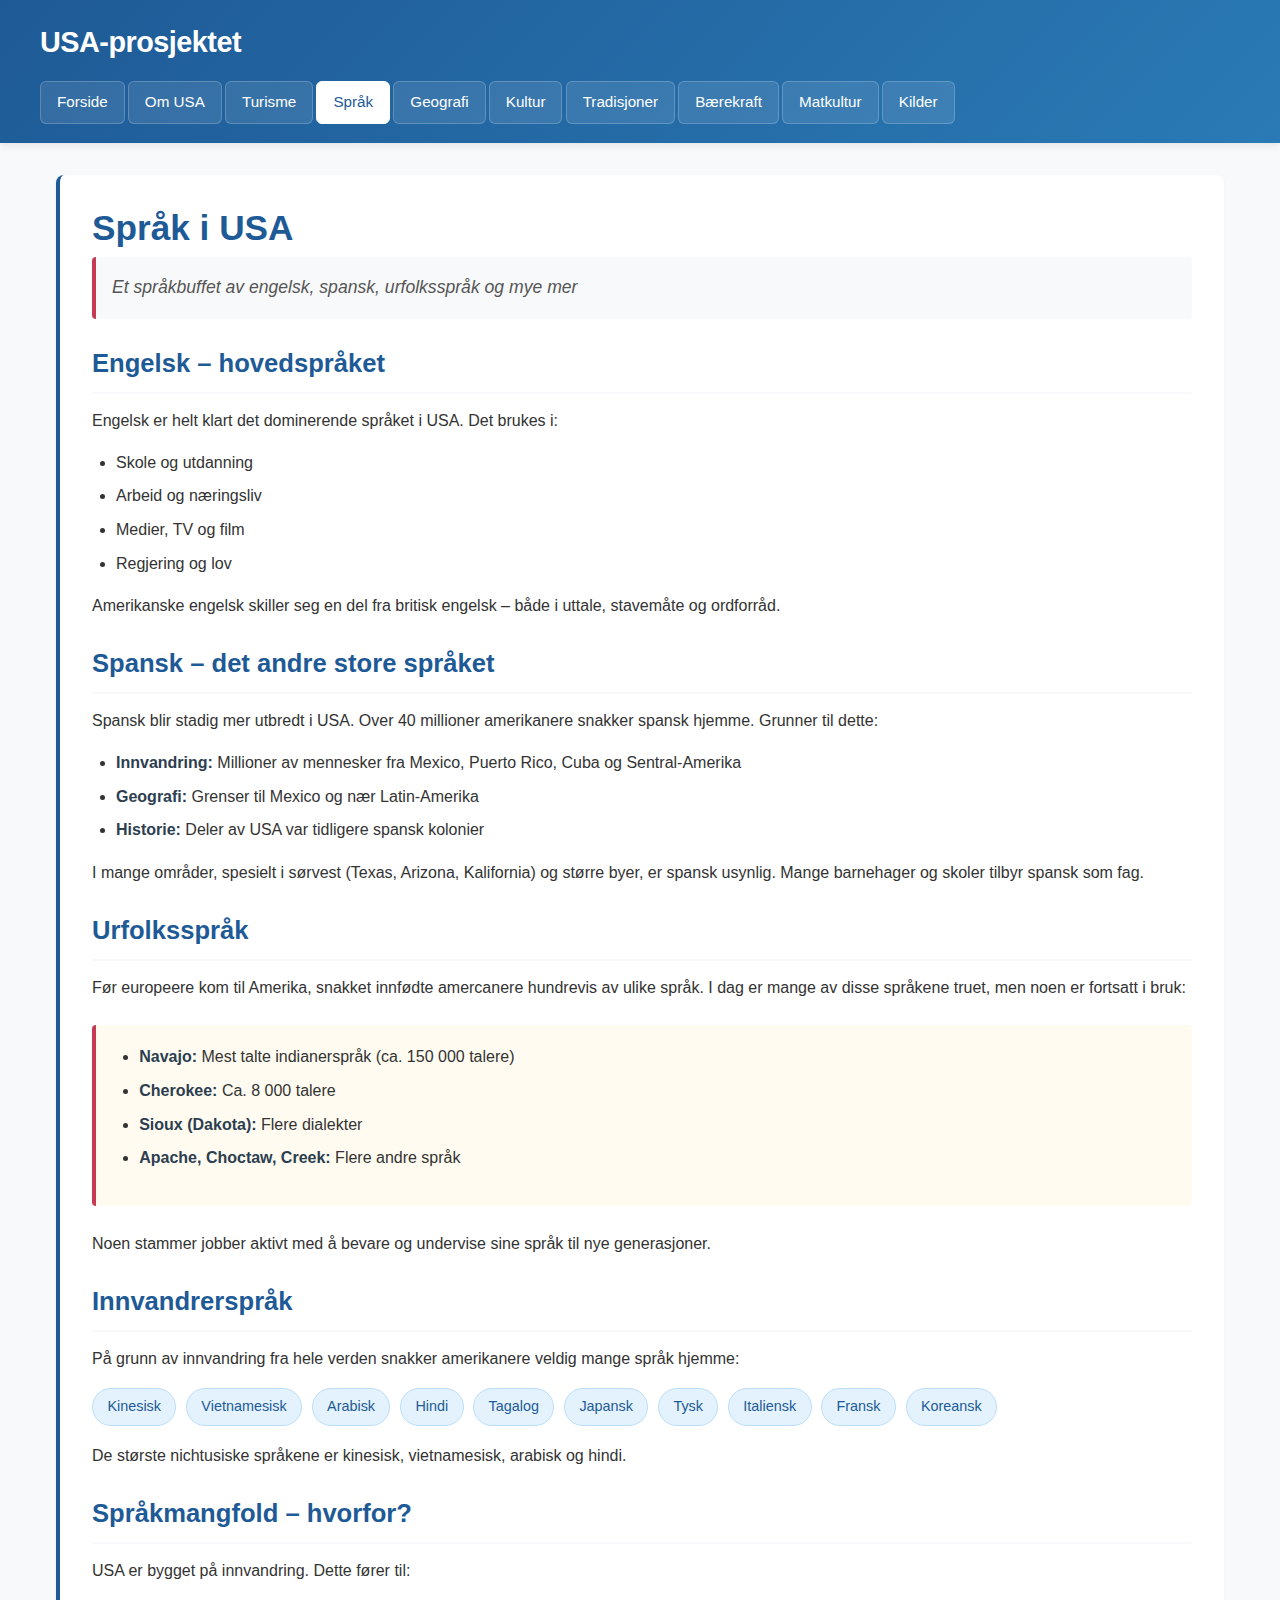
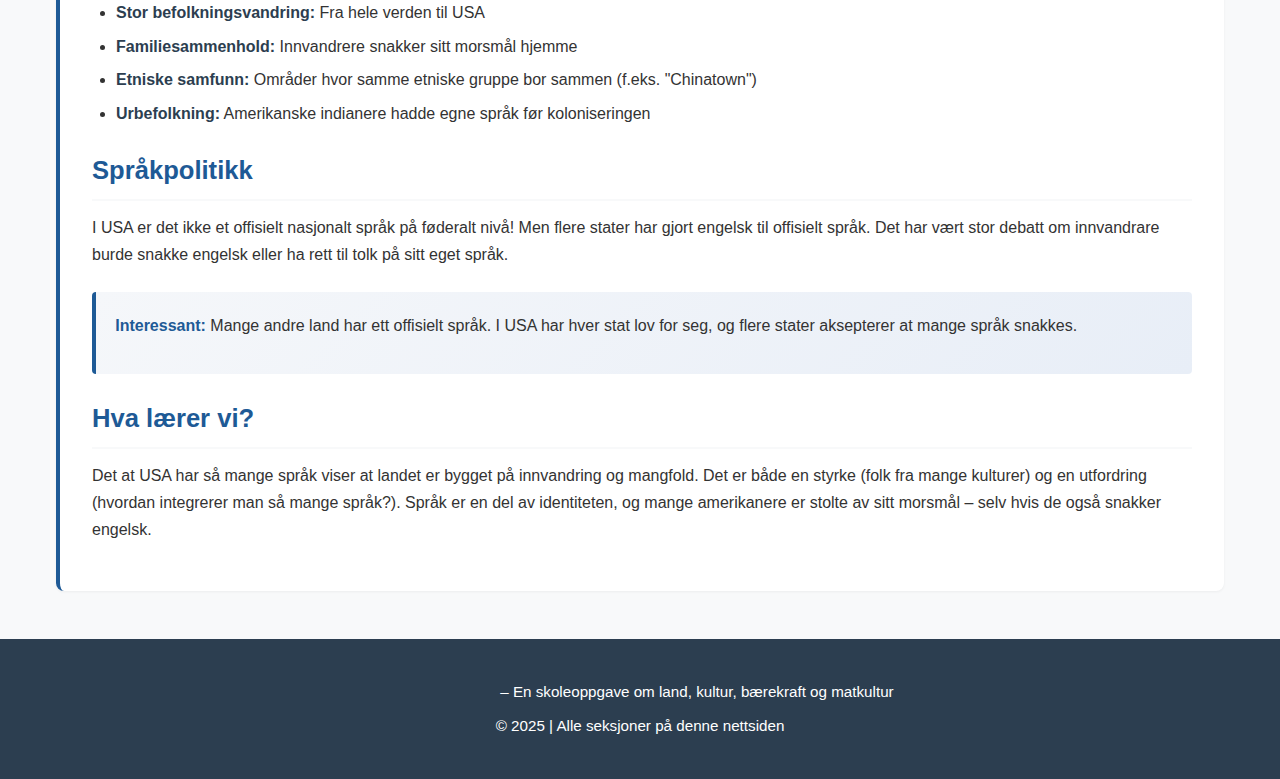
<file: sprak.html>
<!DOCTYPE html>
<html lang="no">
<head>
  <meta charset="UTF-8" />
  <meta name="viewport" content="width=device-width, initial-scale=1.0" />
  <title>USA-prosjektet | Språk</title>
  <link rel="stylesheet" href="styles.css" />
</head>
<body>
  <header>
    <div class="header-container">
      <div class="logo">USA-prosjektet</div>
      <nav>
        <a href="index.html">Forside</a>
        <a href="om-usa.html">Om USA</a>
        <a href="turisme.html">Turisme</a>
        <a href="sprak.html" aria-current="page">Språk</a>
        <a href="geografi.html">Geografi</a>
        <a href="kultur.html">Kultur</a>
        <a href="tradisjoner.html">Tradisjoner</a>
        <a href="baerekraft.html">Bærekraft</a>
        <a href="matkultur.html">Matkultur</a>
        <a href="kilder.html">Kilder</a>
      </nav>
    </div>
  </header>

  <main>
    <section>
      <h1>Språk i USA</h1>
      <p class="intro">Et språkbuffet av engelsk, spansk, urfolksspråk og mye mer</p>

      <h2>Engelsk – hovedspråket</h2>
      <p>Engelsk er helt klart det dominerende språket i USA. Det brukes i:</p>
      <ul>
        <li>Skole og utdanning</li>
        <li>Arbeid og næringsliv</li>
        <li>Medier, TV og film</li>
        <li>Regjering og lov</li>
      </ul>

      <p>Amerikanske engelsk skiller seg en del fra britisk engelsk – både i uttale, stavemåte og ordforråd.</p>

      <h2>Spansk – det andre store språket</h2>
      <p>Spansk blir stadig mer utbredt i USA. Over 40 millioner amerikanere snakker spansk hjemme. Grunner til dette:</p>

      <ul>
        <li><strong>Innvandring:</strong> Millioner av mennesker fra Mexico, Puerto Rico, Cuba og Sentral-Amerika</li>
        <li><strong>Geografi:</strong> Grenser til Mexico og nær Latin-Amerika</li>
        <li><strong>Historie:</strong> Deler av USA var tidligere spansk kolonier</li>
      </ul>

      <p>I mange områder, spesielt i sørvest (Texas, Arizona, Kalifornia) og større byer, er spansk usynlig. Mange barnehager og skoler tilbyr spansk som fag.</p>

      <h2>Urfolksspråk</h2>
      <p>Før europeere kom til Amerika, snakket innfødte amercanere hundrevis av ulike språk. I dag er mange av disse språkene truet, men noen er fortsatt i bruk:</p>

      <div class="highlight-box">
        <ul>
          <li><strong>Navajo:</strong> Mest talte indianerspråk (ca. 150 000 talere)</li>
          <li><strong>Cherokee:</strong> Ca. 8 000 talere</li>
          <li><strong>Sioux (Dakota):</strong> Flere dialekter</li>
          <li><strong>Apache, Choctaw, Creek:</strong> Flere andre språk</li>
        </ul>
      </div>

      <p>Noen stammer jobber aktivt med å bevare og undervise sine språk til nye generasjoner.</p>

      <h2>Innvandrerspråk</h2>
      <p>På grunn av innvandring fra hele verden snakker amerikanere veldig mange språk hjemme:</p>

      <div class="chip-group">
        <span class="chip">Kinesisk</span>
        <span class="chip">Vietnamesisk</span>
        <span class="chip">Arabisk</span>
        <span class="chip">Hindi</span>
        <span class="chip">Tagalog</span>
        <span class="chip">Japansk</span>
        <span class="chip">Tysk</span>
        <span class="chip">Italiensk</span>
        <span class="chip">Fransk</span>
        <span class="chip">Koreansk</span>
      </div>

      <p>De største nichtusiske språkene er kinesisk, vietnamesisk, arabisk og hindi.</p>

      <h2>Språkmangfold – hvorfor?</h2>
      <p>USA er bygget på innvandring. Dette fører til:</p>

      <ul>
        <li><strong>Stor befolkningsvandring:</strong> Fra hele verden til USA</li>
        <li><strong>Familiesammenhold:</strong> Innvandrere snakker sitt morsmål hjemme</li>
        <li><strong>Etniske samfunn:</strong> Områder hvor samme etniske gruppe bor sammen (f.eks. "Chinatown")</li>
        <li><strong>Urbefolkning:</strong> Amerikanske indianere hadde egne språk før koloniseringen</li>
      </ul>

      <h2>Språkpolitikk</h2>
      <p>I USA er det ikke et offisielt nasjonalt språk på føderalt nivå! Men flere stater har gjort engelsk til offisielt språk. Det har vært stor debatt om innvandrare burde snakke engelsk eller ha rett til tolk på sitt eget språk.</p>

      <div class="fact-box">
        <p><strong>Interessant:</strong> Mange andre land har ett offisielt språk. I USA har hver stat lov for seg, og flere stater aksepterer at mange språk snakkes.</p>
      </div>

      <h2>Hva lærer vi?</h2>
      <p>Det at USA har så mange språk viser at landet er bygget på innvandring og mangfold. Det er både en styrke (folk fra mange kulturer) og en utfordring (hvordan integrerer man så mange språk?). Språk er en del av identiteten, og mange amerikanere er stolte av sitt morsmål – selv hvis de også snakker engelsk.</p>
    </section>
  </main>

  <footer>
    <p><strong>USA-prosjektet</strong> – En skoleoppgave om land, kultur, bærekraft og matkultur</p>
    <p>© 2025 | Alle seksjoner på denne nettsiden</p>
  </footer>
</body>
</html>
</file>
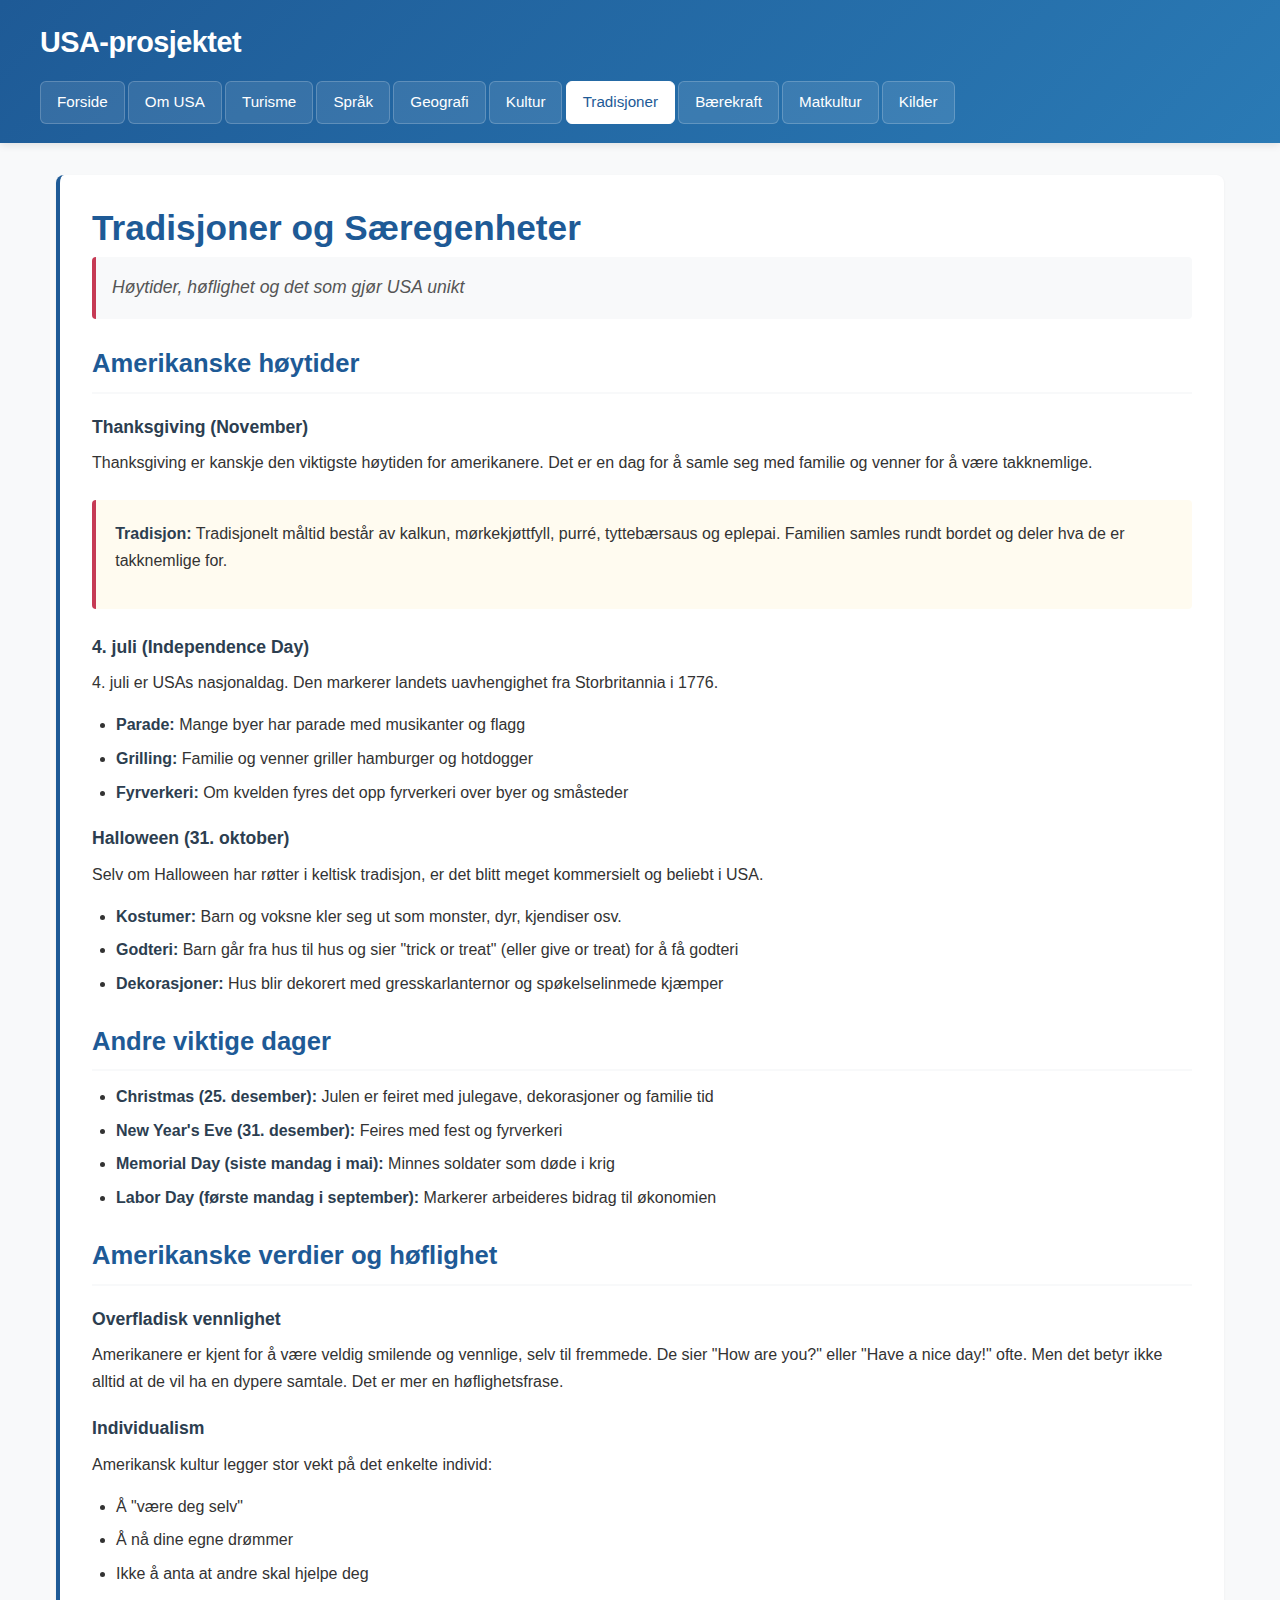
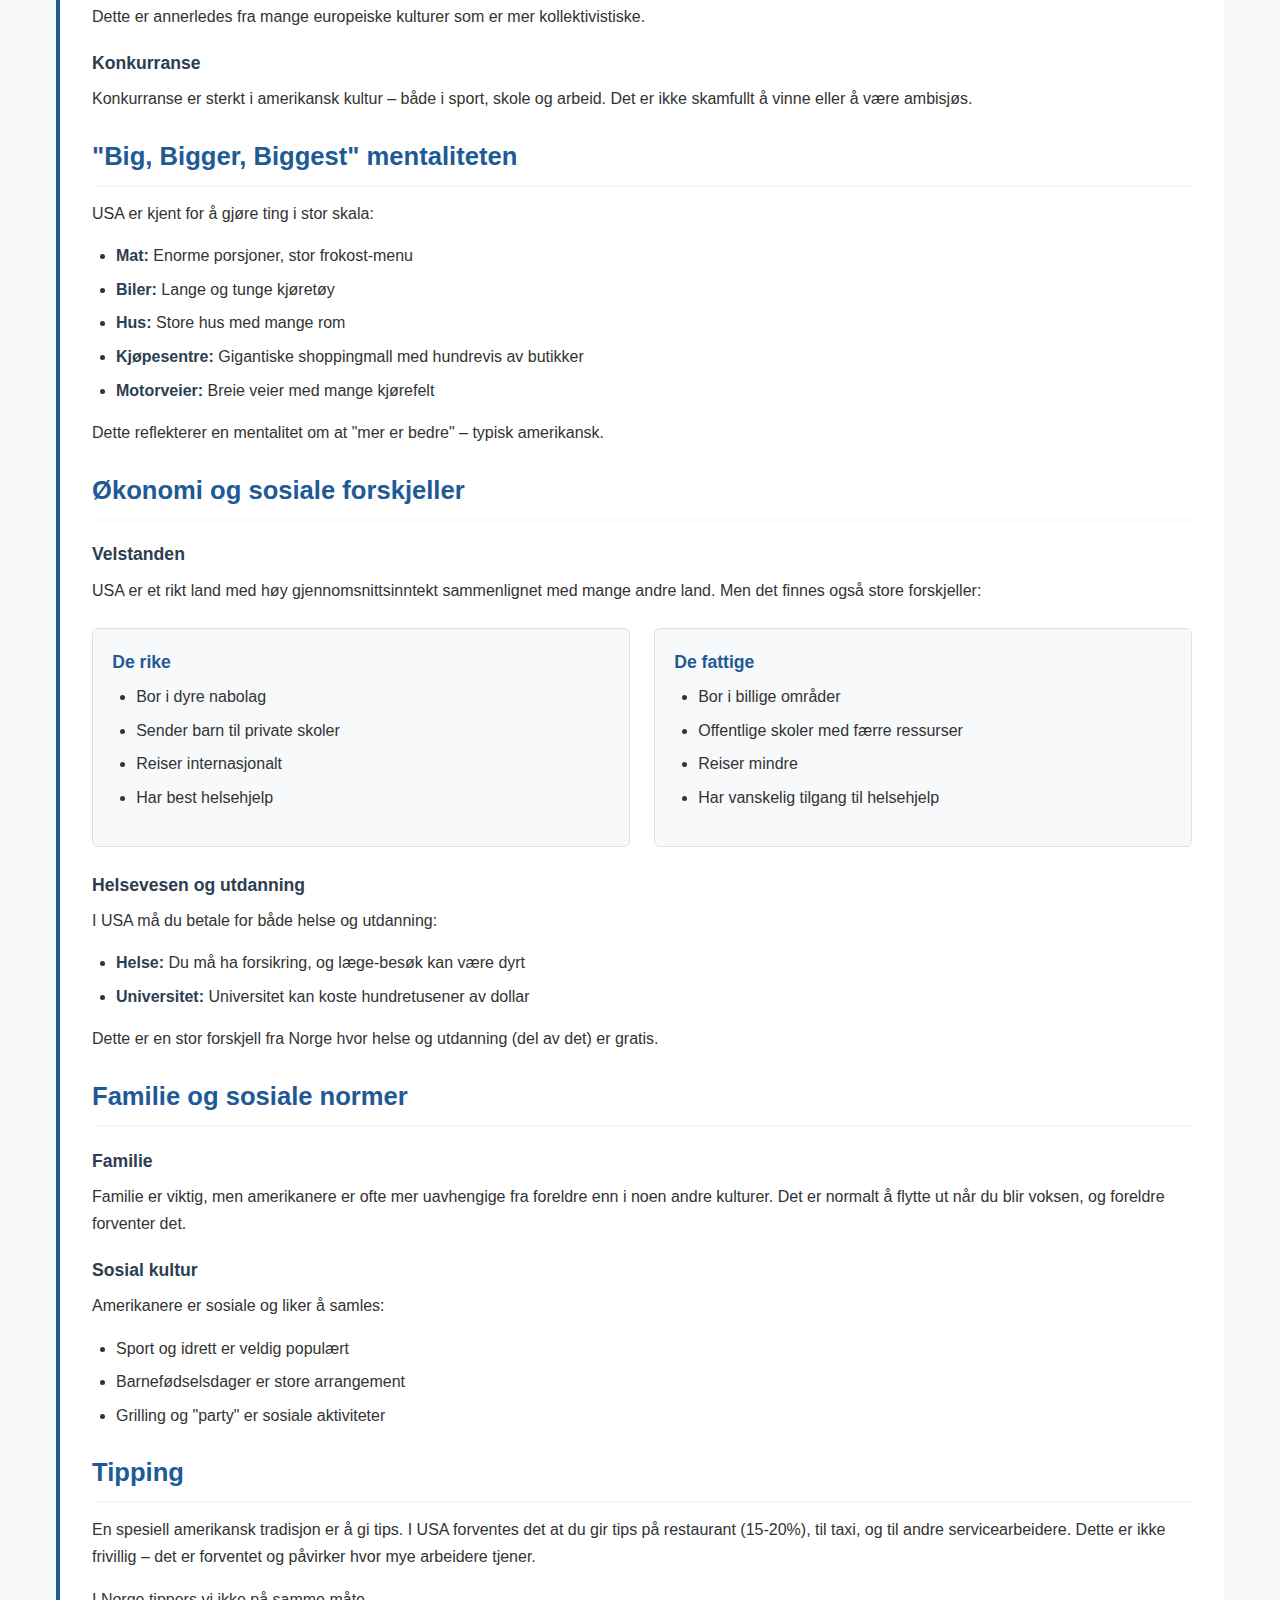
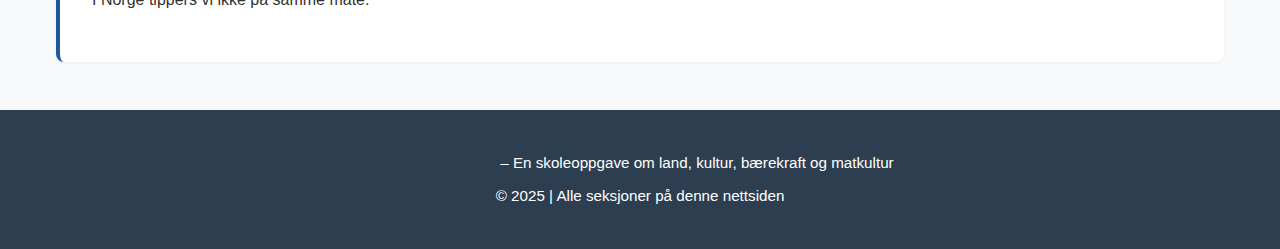
<file: tradisjoner.html>
<!DOCTYPE html>
<html lang="no">
<head>
  <meta charset="UTF-8" />
  <meta name="viewport" content="width=device-width, initial-scale=1.0" />
  <title>USA-prosjektet | Tradisjoner</title>
  <link rel="stylesheet" href="styles.css" />
</head>
<body>
  <header>
    <div class="header-container">
      <div class="logo">USA-prosjektet</div>
      <nav>
        <a href="index.html">Forside</a>
        <a href="om-usa.html">Om USA</a>
        <a href="turisme.html">Turisme</a>
        <a href="sprak.html">Språk</a>
        <a href="geografi.html">Geografi</a>
        <a href="kultur.html">Kultur</a>
        <a href="tradisjoner.html" aria-current="page">Tradisjoner</a>
        <a href="baerekraft.html">Bærekraft</a>
        <a href="matkultur.html">Matkultur</a>
        <a href="kilder.html">Kilder</a>
      </nav>
    </div>
  </header>

  <main>
    <section>
      <h1>Tradisjoner og Særegenheter</h1>
      <p class="intro">Høytider, høflighet og det som gjør USA unikt</p>

      <h2>Amerikanske høytider</h2>

      <h3>Thanksgiving (November)</h3>
      <p>Thanksgiving er kanskje den viktigste høytiden for amerikanere. Det er en dag for å samle seg med familie og venner for å være takknemlige.</p>

      <div class="highlight-box">
        <p><strong>Tradisjon:</strong> Tradisjonelt måltid består av kalkun, mørkekjøttfyll, purré, tyttebærsaus og eplepai. Familien samles rundt bordet og deler hva de er takknemlige for.</p>
      </div>

      <h3>4. juli (Independence Day)</h3>
      <p>4. juli er USAs nasjonaldag. Den markerer landets uavhengighet fra Storbritannia i 1776.</p>

      <ul>
        <li><strong>Parade:</strong> Mange byer har parade med musikanter og flagg</li>
        <li><strong>Grilling:</strong> Familie og venner griller hamburger og hotdogger</li>
        <li><strong>Fyrverkeri:</strong> Om kvelden fyres det opp fyrverkeri over byer og småsteder</li>
      </ul>

      <h3>Halloween (31. oktober)</h3>
      <p>Selv om Halloween har røtter i keltisk tradisjon, er det blitt meget kommersielt og beliebt i USA.</p>

      <ul>
        <li><strong>Kostumer:</strong> Barn og voksne kler seg ut som monster, dyr, kjendiser osv.</li>
        <li><strong>Godteri:</strong> Barn går fra hus til hus og sier "trick or treat" (eller give or treat) for å få godteri</li>
        <li><strong>Dekorasjoner:</strong> Hus blir dekorert med gresskarlanternor og spøkelselinmede kjæmper</li>
      </ul>

      <h2>Andre viktige dager</h2>

      <ul>
        <li><strong>Christmas (25. desember):</strong> Julen er feiret med julegave, dekorasjoner og familie tid</li>
        <li><strong>New Year's Eve (31. desember):</strong> Feires med fest og fyrverkeri</li>
        <li><strong>Memorial Day (siste mandag i mai):</strong> Minnes soldater som døde i krig</li>
        <li><strong>Labor Day (første mandag i september):</strong> Markerer arbeideres bidrag til økonomien</li>
      </ul>

      <h2>Amerikanske verdier og høflighet</h2>

      <h3>Overfladisk vennlighet</h3>
      <p>Amerikanere er kjent for å være veldig smilende og vennlige, selv til fremmede. De sier "How are you?" eller "Have a nice day!" ofte. Men det betyr ikke alltid at de vil ha en dypere samtale. Det er mer en høflighetsfrase.</p>

      <h3>Individualism</h3>
      <p>Amerikansk kultur legger stor vekt på det enkelte individ:</p>
      <ul>
        <li>Å "være deg selv"</li>
        <li>Å nå dine egne drømmer</li>
        <li>Ikke å anta at andre skal hjelpe deg</li>
      </ul>

      <p>Dette er annerledes fra mange europeiske kulturer som er mer kollektivistiske.</p>

      <h3>Konkurranse</h3>
      <p>Konkurranse er sterkt i amerikansk kultur – både i sport, skole og arbeid. Det er ikke skamfullt å vinne eller å være ambisjøs.</p>

      <h2>"Big, Bigger, Biggest" mentaliteten</h2>
      <p>USA er kjent for å gjøre ting i stor skala:</p>

      <ul>
        <li><strong>Mat:</strong> Enorme porsjoner, stor frokost-menu</li>
        <li><strong>Biler:</strong> Lange og tunge kjøretøy</li>
        <li><strong>Hus:</strong> Store hus med mange rom</li>
        <li><strong>Kjøpesentre:</strong> Gigantiske shoppingmall med hundrevis av butikker</li>
        <li><strong>Motorveier:</strong> Breie veier med mange kjørefelt</li>
      </ul>

      <p>Dette reflekterer en mentalitet om at "mer er bedre" – typisk amerikansk.</p>

      <h2>Økonomi og sosiale forskjeller</h2>

      <h3>Velstanden</h3>
      <p>USA er et rikt land med høy gjennomsnittsinntekt sammenlignet med mange andre land. Men det finnes også store forskjeller:</p>

      <div class="comparison">
        <div class="comparison-item">
          <h3>De rike</h3>
          <ul>
            <li>Bor i dyre nabolag</li>
            <li>Sender barn til private skoler</li>
            <li>Reiser internasjonalt</li>
            <li>Har best helsehjelp</li>
          </ul>
        </div>
        <div class="comparison-item">
          <h3>De fattige</h3>
          <ul>
            <li>Bor i billige områder</li>
            <li>Offentlige skoler med færre ressurser</li>
            <li>Reiser mindre</li>
            <li>Har vanskelig tilgang til helsehjelp</li>
          </ul>
        </div>
      </div>

      <h3>Helsevesen og utdanning</h3>
      <p>I USA må du betale for både helse og utdanning:</p>

      <ul>
        <li><strong>Helse:</strong> Du må ha forsikring, og læge-besøk kan være dyrt</li>
        <li><strong>Universitet:</strong> Universitet kan koste hundretusener av dollar</li>
      </ul>

      <p>Dette er en stor forskjell fra Norge hvor helse og utdanning (del av det) er gratis.</p>

      <h2>Familie og sosiale normer</h2>

      <h3>Familie</h3>
      <p>Familie er viktig, men amerikanere er ofte mer uavhengige fra foreldre enn i noen andre kulturer. Det er normalt å flytte ut når du blir voksen, og foreldre forventer det.</p>

      <h3>Sosial kultur</h3>
      <p>Amerikanere er sosiale og liker å samles:</p>
      <ul>
        <li>Sport og idrett er veldig populært</li>
        <li>Barnefødselsdager er store arrangement</li>
        <li>Grilling og "party" er sosiale aktiviteter</li>
      </ul>

      <h2>Tipping</h3>
      <p>En spesiell amerikansk tradisjon er å gi tips. I USA forventes det at du gir tips på restaurant (15-20%), til taxi, og til andre servicearbeidere. Dette er ikke frivillig – det er forventet og påvirker hvor mye arbeidere tjener.</p>

      <p>I Norge tippers vi ikke på samme måte.</p>
    </section>
  </main>

  <footer>
    <p><strong>USA-prosjektet</strong> – En skoleoppgave om land, kultur, bærekraft og matkultur</p>
    <p>© 2025 | Alle seksjoner på denne nettsiden</p>
  </footer>
</body>
</html>
</file>
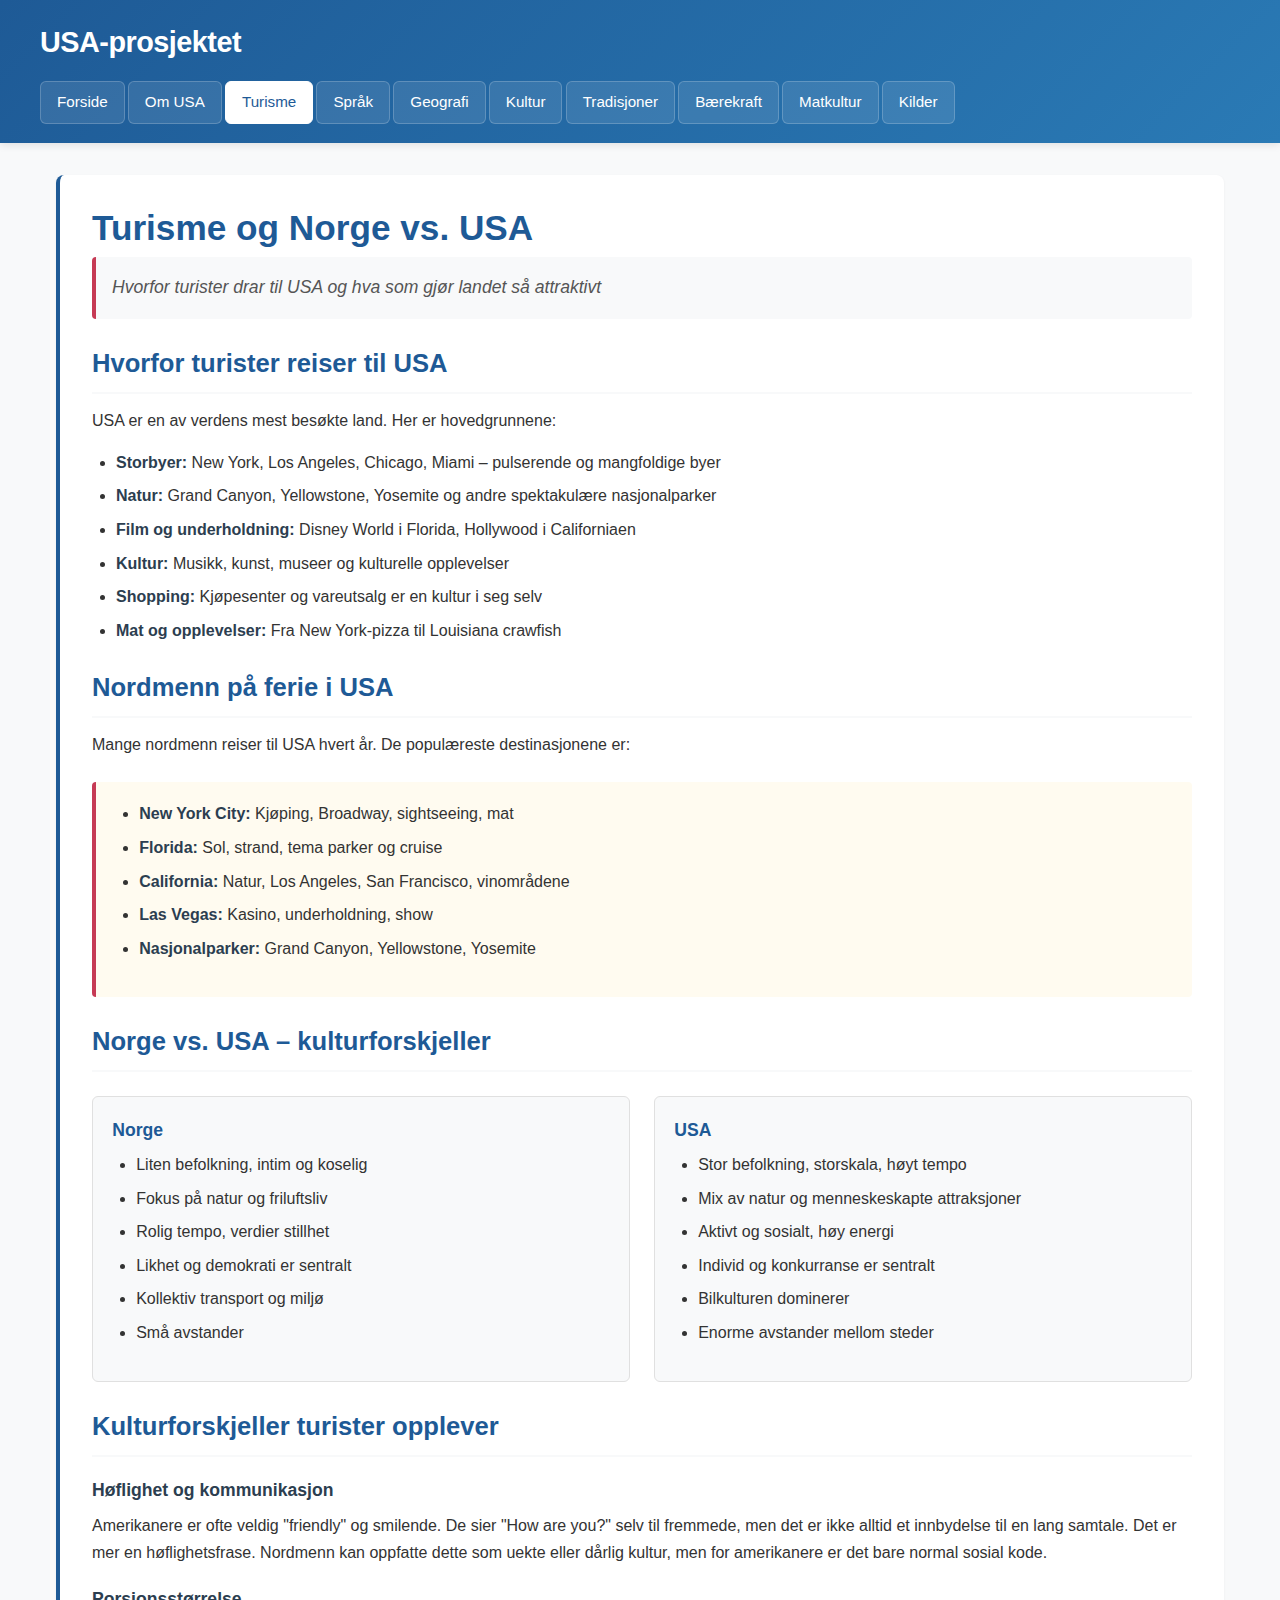
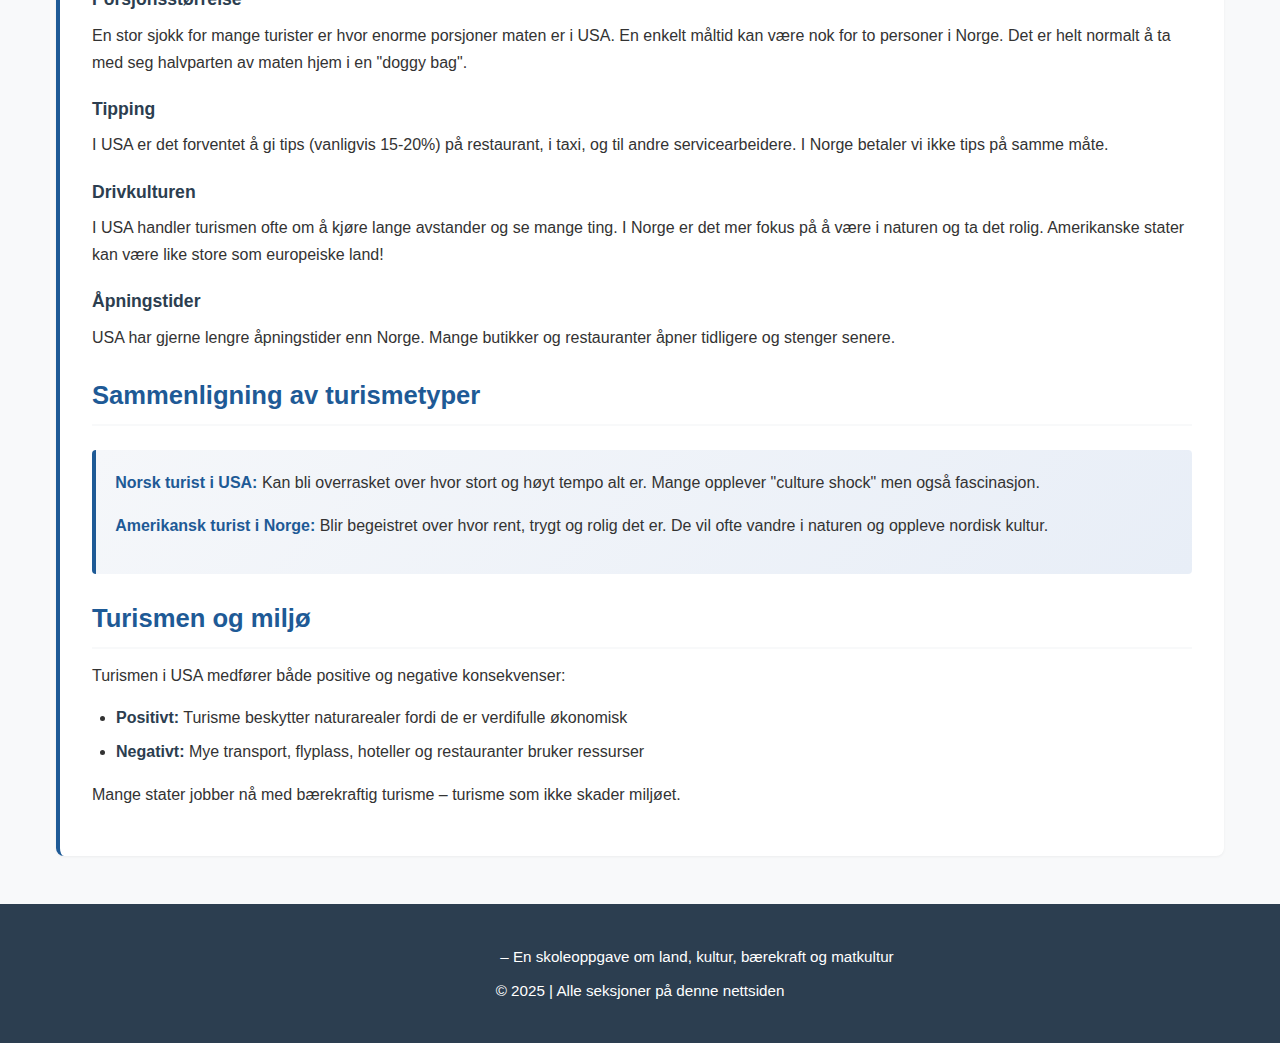
<file: turisme.html>
<!DOCTYPE html>
<html lang="no">
<head>
  <meta charset="UTF-8" />
  <meta name="viewport" content="width=device-width, initial-scale=1.0" />
  <title>USA-prosjektet | Turisme</title>
  <link rel="stylesheet" href="styles.css" />
</head>
<body>
  <header>
    <div class="header-container">
      <div class="logo">USA-prosjektet</div>
      <nav>
        <a href="index.html">Forside</a>
        <a href="om-usa.html">Om USA</a>
        <a href="turisme.html" aria-current="page">Turisme</a>
        <a href="sprak.html">Språk</a>
        <a href="geografi.html">Geografi</a>
        <a href="kultur.html">Kultur</a>
        <a href="tradisjoner.html">Tradisjoner</a>
        <a href="baerekraft.html">Bærekraft</a>
        <a href="matkultur.html">Matkultur</a>
        <a href="kilder.html">Kilder</a>
      </nav>
    </div>
  </header>

  <main>
    <section>
      <h1>Turisme og Norge vs. USA</h1>
      <p class="intro">Hvorfor turister drar til USA og hva som gjør landet så attraktivt</p>

      <h2>Hvorfor turister reiser til USA</h2>
      <p>USA er en av verdens mest besøkte land. Her er hovedgrunnene:</p>

      <ul>
        <li><strong>Storbyer:</strong> New York, Los Angeles, Chicago, Miami – pulserende og mangfoldige byer</li>
        <li><strong>Natur:</strong> Grand Canyon, Yellowstone, Yosemite og andre spektakulære nasjonalparker</li>
        <li><strong>Film og underholdning:</strong> Disney World i Florida, Hollywood i Californiaen</li>
        <li><strong>Kultur:</strong> Musikk, kunst, museer og kulturelle opplevelser</li>
        <li><strong>Shopping:</strong> Kjøpesenter og vareutsalg er en kultur i seg selv</li>
        <li><strong>Mat og opplevelser:</strong> Fra New York-pizza til Louisiana crawfish</li>
      </ul>

      <h2>Nordmenn på ferie i USA</h2>
      <p>Mange nordmenn reiser til USA hvert år. De populæreste destinasjonene er:</p>

      <div class="highlight-box">
        <ul>
          <li><strong>New York City:</strong> Kjøping, Broadway, sightseeing, mat</li>
          <li><strong>Florida:</strong> Sol, strand, tema parker og cruise</li>
          <li><strong>California:</strong> Natur, Los Angeles, San Francisco, vinområdene</li>
          <li><strong>Las Vegas:</strong> Kasino, underholdning, show</li>
          <li><strong>Nasjonalparker:</strong> Grand Canyon, Yellowstone, Yosemite</li>
        </ul>
      </div>

      <h2>Norge vs. USA – kulturforskjeller</h2>

      <div class="comparison">
        <div class="comparison-item">
          <h3>Norge</h3>
          <ul>
            <li>Liten befolkning, intim og koselig</li>
            <li>Fokus på natur og friluftsliv</li>
            <li>Rolig tempo, verdier stillhet</li>
            <li>Likhet og demokrati er sentralt</li>
            <li>Kollektiv transport og miljø</li>
            <li>Små avstander</li>
          </ul>
        </div>
        <div class="comparison-item">
          <h3>USA</h3>
          <ul>
            <li>Stor befolkning, storskala, høyt tempo</li>
            <li>Mix av natur og menneskeskapte attraksjoner</li>
            <li>Aktivt og sosialt, høy energi</li>
            <li>Individ og konkurranse er sentralt</li>
            <li>Bilkulturen dominerer</li>
            <li>Enorme avstander mellom steder</li>
          </ul>
        </div>
      </div>

      <h2>Kulturforskjeller turister opplever</h2>

      <h3>Høflighet og kommunikasjon</h3>
      <p>Amerikanere er ofte veldig "friendly" og smilende. De sier "How are you?" selv til fremmede, men det er ikke alltid et innbydelse til en lang samtale. Det er mer en høflighetsfrase. Nordmenn kan oppfatte dette som uekte eller dårlig kultur, men for amerikanere er det bare normal sosial kode.</p>

      <h3>Porsjonsstørrelse</h3>
      <p>En stor sjokk for mange turister er hvor enorme porsjoner maten er i USA. En enkelt måltid kan være nok for to personer i Norge. Det er helt normalt å ta med seg halvparten av maten hjem i en "doggy bag".</p>

      <h3>Tipping</h3>
      <p>I USA er det forventet å gi tips (vanligvis 15-20%) på restaurant, i taxi, og til andre servicearbeidere. I Norge betaler vi ikke tips på samme måte.</p>

      <h3>Drivkulturen</h3>
      <p>I USA handler turismen ofte om å kjøre lange avstander og se mange ting. I Norge er det mer fokus på å være i naturen og ta det rolig. Amerikanske stater kan være like store som europeiske land!</p>

      <h3>Åpningstider</h3>
      <p>USA har gjerne lengre åpningstider enn Norge. Mange butikker og restauranter åpner tidligere og stenger senere.</p>

      <h2>Sammenligning av turismetyper</h2>

      <div class="fact-box">
        <p><strong>Norsk turist i USA:</strong> Kan bli overrasket over hvor stort og høyt tempo alt er. Mange opplever "culture shock" men også fascinasjon.</p>
        <p><strong>Amerikansk turist i Norge:</strong> Blir begeistret over hvor rent, trygt og rolig det er. De vil ofte vandre i naturen og oppleve nordisk kultur.</p>
      </div>

      <h2>Turismen og miljø</h2>
      <p>Turismen i USA medfører både positive og negative konsekvenser:</p>

      <ul>
        <li><strong>Positivt:</strong> Turisme beskytter naturarealer fordi de er verdifulle økonomisk</li>
        <li><strong>Negativt:</strong> Mye transport, flyplass, hoteller og restauranter bruker ressurser</li>
      </ul>

      <p>Mange stater jobber nå med bærekraftig turisme – turisme som ikke skader miljøet.</p>
    </section>
  </main>

  <footer>
    <p><strong>USA-prosjektet</strong> – En skoleoppgave om land, kultur, bærekraft og matkultur</p>
    <p>© 2025 | Alle seksjoner på denne nettsiden</p>
  </footer>
</body>
</html>
</file>
<file: styles.css>
:root {
  --blue: #1e5a96;
  --red: #c63a54;
  --light-bg: #f8f9fa;
  --dark: #2c3e50;
  --text: #333;
  --border: #e0e0e0;
}

* {
  box-sizing: border-box;
  margin: 0;
  padding: 0;
}

html {
  scroll-behavior: smooth;
}

body {
  font-family: -apple-system, BlinkMacSystemFont, "Segoe UI", Roboto, "Helvetica Neue", Arial, sans-serif;
  color: var(--text);
  background-color: var(--light-bg);
  line-height: 1.6;
}

header {
  background: linear-gradient(135deg, var(--blue) 0%, #2a7ab5 100%);
  color: white;
  padding: 1.2rem 1rem;
  box-shadow: 0 2px 8px rgba(0, 0, 0, 0.1);
  sticky: top;
}

.header-container {
  max-width: 1200px;
  margin: 0 auto;
}

.logo {
  font-size: 1.8rem;
  font-weight: 700;
  margin-bottom: 1rem;
  letter-spacing: -0.5px;
}

nav {
  display: flex;
  flex-wrap: wrap;
  gap: 0.2rem;
  font-size: 0.95rem;
}

nav a {
  display: inline-block;
  padding: 0.5rem 1rem;
  border-radius: 6px;
  text-decoration: none;
  color: white;
  background: rgba(255, 255, 255, 0.1);
  border: 1px solid rgba(255, 255, 255, 0.2);
  transition: all 0.2s ease;
}

nav a:hover,
nav a[aria-current='page'] {
  background: white;
  color: var(--blue);
  border-color: white;
}

main {
  max-width: 1200px;
  margin: 2rem auto;
  padding: 0 1rem;
}

section {
  background: white;
  border-radius: 8px;
  padding: 2rem;
  margin-bottom: 2rem;
  box-shadow: 0 1px 3px rgba(0, 0, 0, 0.05);
  border-left: 4px solid var(--blue);
}

section:nth-child(even) {
  border-left-color: var(--red);
}

h1 {
  font-size: 2.2rem;
  font-weight: 700;
  color: var(--blue);
  margin-bottom: 0.5rem;
  line-height: 1.2;
}

h2 {
  font-size: 1.6rem;
  font-weight: 700;
  color: var(--blue);
  margin-top: 1.5rem;
  margin-bottom: 0.8rem;
  padding-bottom: 0.5rem;
  border-bottom: 2px solid var(--light-bg);
}

h3 {
  font-size: 1.1rem;
  font-weight: 600;
  color: var(--dark);
  margin-top: 1.2rem;
  margin-bottom: 0.5rem;
}

p {
  margin-bottom: 1rem;
  line-height: 1.7;
}

ul, ol {
  margin-left: 1.5rem;
  margin-bottom: 1rem;
}

li {
  margin-bottom: 0.5rem;
  line-height: 1.6;
}

strong {
  color: var(--dark);
  font-weight: 600;
}

a {
  color: var(--blue);
  text-decoration: none;
  border-bottom: 1px solid transparent;
  transition: border-color 0.2s ease;
}

a:hover {
  border-bottom-color: var(--blue);
}

.intro {
  font-size: 1.1rem;
  color: #555;
  font-style: italic;
  margin-bottom: 1.5rem;
  padding: 1rem;
  background: var(--light-bg);
  border-left: 4px solid var(--red);
  border-radius: 4px;
}

.highlight-box {
  background: #fffbf0;
  border-left: 4px solid var(--red);
  padding: 1.2rem;
  border-radius: 4px;
  margin: 1.5rem 0;
}

.comparison {
  display: grid;
  grid-template-columns: 1fr 1fr;
  gap: 1.5rem;
  margin: 1.5rem 0;
}

.comparison-item {
  background: var(--light-bg);
  padding: 1.2rem;
  border-radius: 6px;
  border: 1px solid var(--border);
}

.comparison-item h3 {
  margin-top: 0;
  color: var(--blue);
}

.chip-group {
  display: flex;
  flex-wrap: wrap;
  gap: 0.6rem;
  margin: 1rem 0;
}

.chip {
  display: inline-block;
  background: #e3f2fd;
  color: var(--blue);
  padding: 0.4rem 0.9rem;
  border-radius: 20px;
  font-size: 0.9rem;
  border: 1px solid #bbdefb;
}

.fact-box {
  background: linear-gradient(135deg, #f5f7fa 0%, #e8eef7 100%);
  border-left: 4px solid var(--blue);
  padding: 1.2rem;
  margin: 1.5rem 0;
  border-radius: 4px;
}

.fact-box strong {
  color: var(--blue);
}

footer {
  background: var(--dark);
  color: white;
  text-align: center;
  padding: 2rem 1rem;
  margin-top: 3rem;
  font-size: 0.95rem;
}

footer p {
  margin: 0.5rem 0;
}

@media (max-width: 768px) {
  h1 {
    font-size: 1.8rem;
  }

  h2 {
    font-size: 1.3rem;
  }

  header {
    padding: 0.8rem 1rem;
  }

  .logo {
    font-size: 1.4rem;
  }

  nav {
    font-size: 0.85rem;
    gap: 0.1rem;
  }

  nav a {
    padding: 0.4rem 0.7rem;
  }

  main {
    margin: 1rem auto;
    padding: 0 0.8rem;
  }

  section {
    padding: 1.2rem;
  }

  .comparison {
    grid-template-columns: 1fr;
  }

  .intro {
    font-size: 1rem;
  }
}
</file>
<file: node_modules/servor/tests/example/nested/assets/index.css>
* {
  display: block;
  flex: none;
  margin: 0;
  padding: 0;
  border: 0;
  color: #f2f2f2;
  box-sizing: border-box;
  -webkit-tap-highlight-color: transparent;
}

body {
  font-family: 'Roboto', sans-serif;
  font-size: 16px;
  background: #212121;
  height: 100vh;
  display: flex;
  align-items: center;
  justify-content: center;
  flex-direction: column;
}

head,
script,
style {
  display: none;
}

img {
  width: 30vmin;
  opacity: 0.38;
}

h1 {
  font-size: 20vmin;
}

h2 {
  color: #9f9f9f;
  font-size: 4vmin;
  font-weight: normal;
}

code {
  display: inline;
}
</file>
